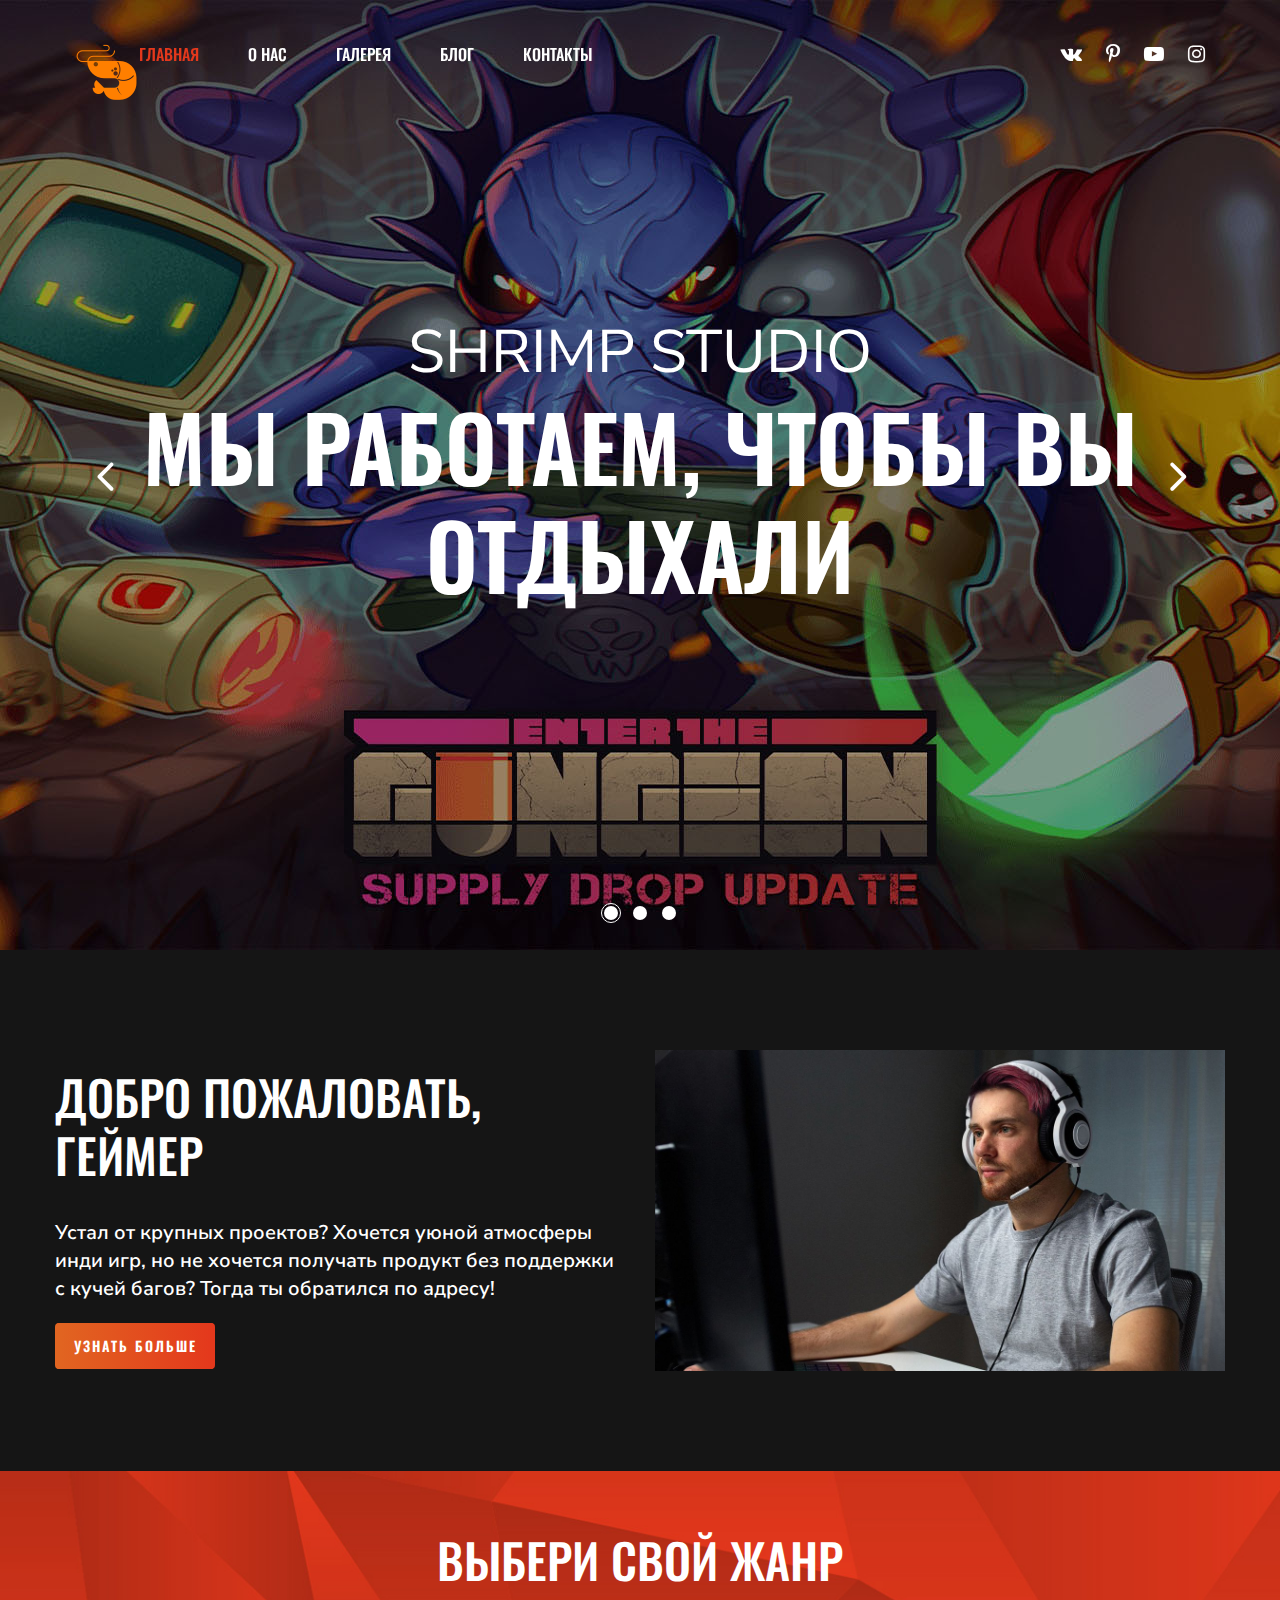
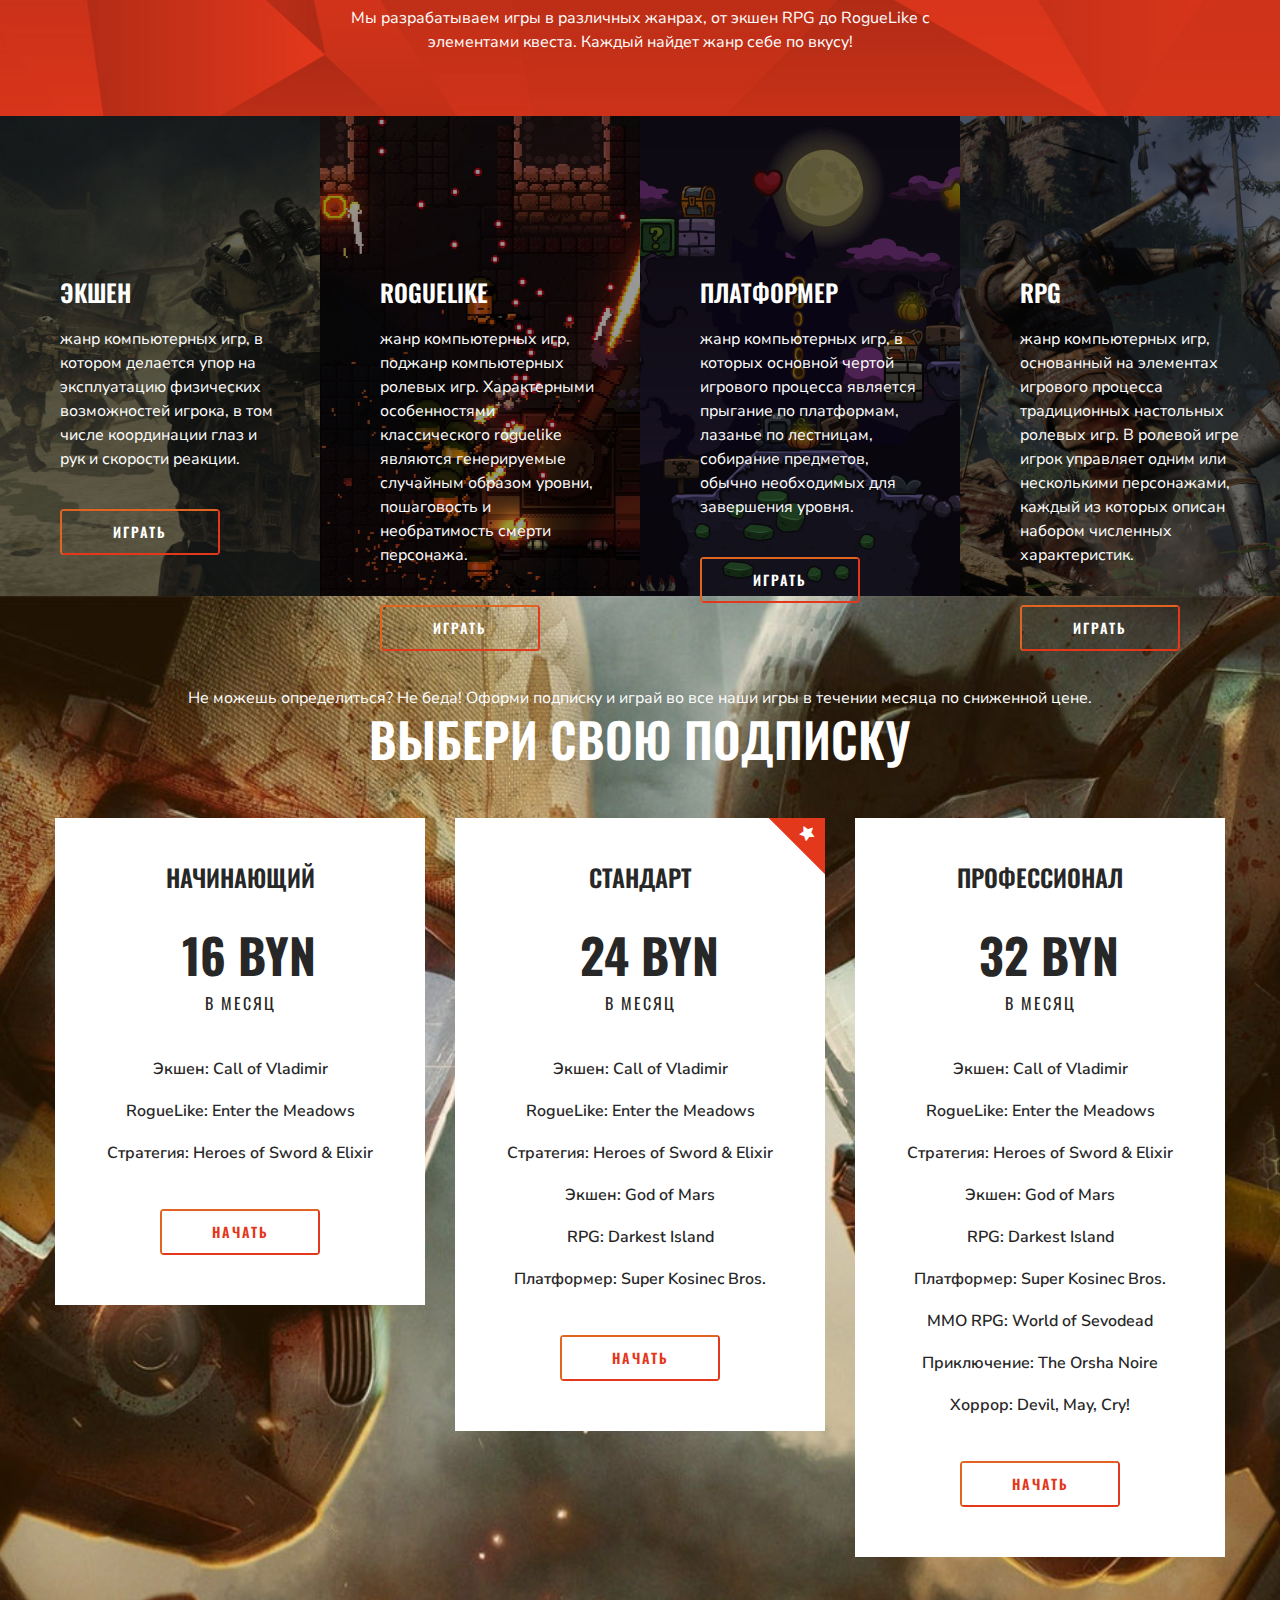
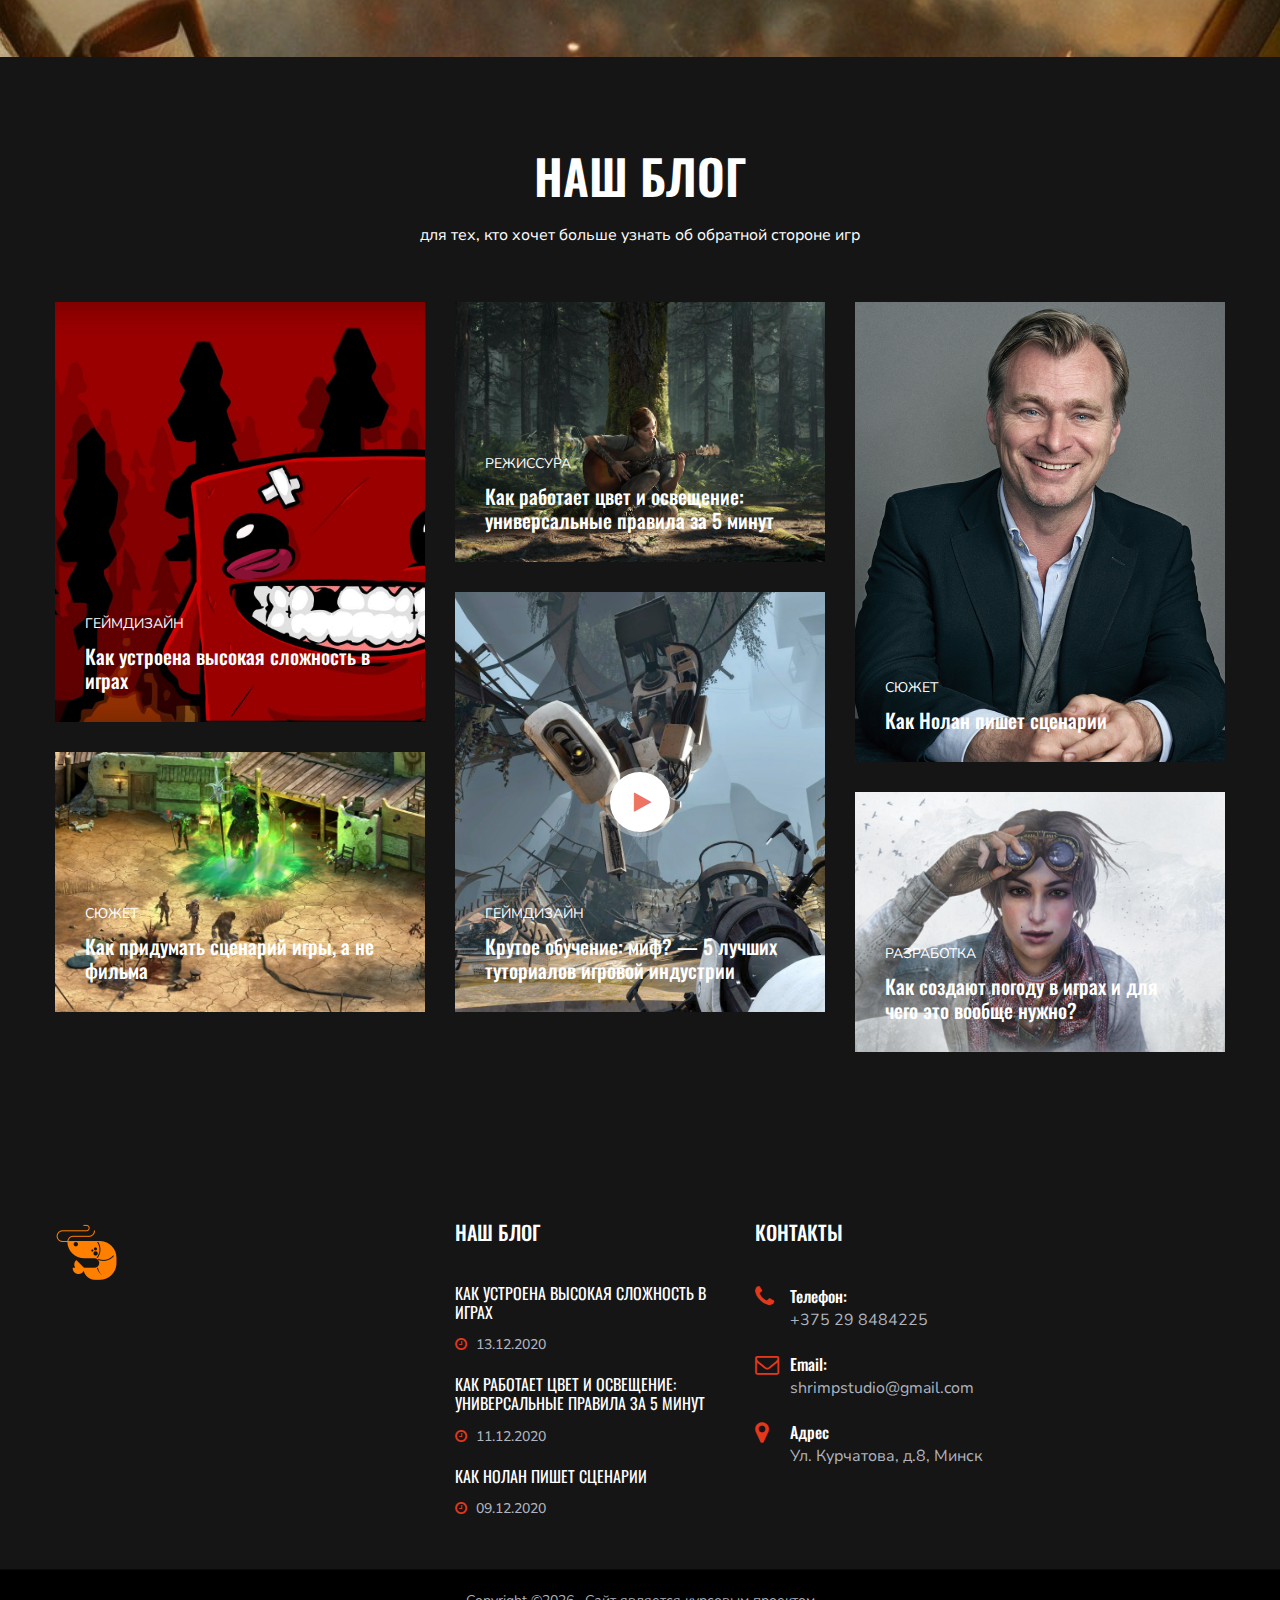
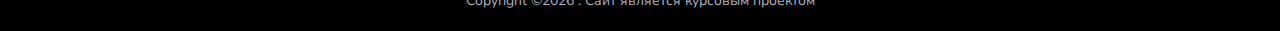
<file: index.html>
<!DOCTYPE html>


<head>
    <meta charset="UTF-8">
    <meta name="description" content="Shrimp Studio">
    <meta name="keywords" content="Games, Gamedev, creative">
    <meta name="viewport" content="width=device-width, initial-scale=1.0">
    <meta http-equiv="X-UA-Compatible" content="ie=edge">
    <title>Shrimp Studio | Главная</title>
    <link href="img/logo.png" rel="shortcut icon"/>
    <!-- Google Font -->
    <link href="https://fonts.googleapis.com/css?family=Nunito+Sans:400,600,700,800,900&display=swap" rel="stylesheet">
    <link href="https://fonts.googleapis.com/css?family=Oswald:300,400,500,600,700&display=swap" rel="stylesheet">

    <!-- Css Styles -->
    <link rel="stylesheet" href="css/bootstrap.min.css" type="text/css">
    <link rel="stylesheet" href="css/font-awesome.min.css" type="text/css">
    <link rel="stylesheet" href="css/elegant-icons.css" type="text/css">
    <link rel="stylesheet" href="css/nice-select.css" type="text/css">
    <link rel="stylesheet" href="css/owl.carousel.min.css" type="text/css">
    <link rel="stylesheet" href="css/magnific-popup.css" type="text/css">
    <link rel="stylesheet" href="css/slicknav.min.css" type="text/css">
    <link rel="stylesheet" href="css/style.css" type="text/css">
</head>

<body>
    <div id="preloder">
        <div class="#preloder"></div>
    </div>
    <!-- Header Section Begin -->
    <header class="header-section">
        <div class="container-fluid">
            <div class="logo">
                <a href="./index.html">
                    <img src="img/logo.png" alt="">
                </a>
            </div>
            <div class="top-social">
                <a href="#"><i class="fa fa-vk"></i></a>
                <a href="#"><i class="fa fa-pinterest-p"></i></a>
                <a href="#"><i class="fa fa-youtube-play"></i></a>
                <a href="#"><i class="fa fa-instagram"></i></a>
            </div>
            <div class="container">
                <div class="nav-menu">
                    <nav class="mainmenu mobile-menu">
                        <ul>
                            <li class="active"><a href="./index.html">Главная</a></li>
                            <li><a href="./about-us.html">О нас</a></li>
                            <li><a href="./gallery.html">Галерея</a></li>
                            <li><a href="./blog.html">Блог</a></li>
                            <li><a href="./contact.html">Контакты</a></li>
                        </ul>
                    </nav>
                </div>
            </div>
            <div id="mobile-menu-wrap"></div>
        </div>
    </header>
    <!-- Header End -->

    <!-- Hero Section Begin -->
    <section class="hero-section">
        <div class="hero-items owl-carousel">
            <div class="single-hero-item set-bg" data-setbg="img/hero-slider/hero-1.jpg">
                <div class="container">
                    <div class="row">
                        <div class="col-lg-12">
                            <div class="hero-text">
                                <h2>Shrimp Studio</h2>
                                <h1>Мы работаем, чтобы вы отдыхали</h1>
                            </div>
                        </div>
                    </div>
                </div>
            </div>
            <div class="single-hero-item set-bg" data-setbg="img/hero-slider/hero-2.jpg">
                <div class="container">
                    <div class="row">
                        <div class="col-lg-12">
                            <div class="hero-text">
                                <h2>Shrimp Studio</h2>
                                <h1>Мы работаем, чтобы вы отдыхали</h1>
                            </div>
                        </div>
                    </div>
                </div>
            </div>
            <div class="single-hero-item set-bg" data-setbg="img/hero-slider/hero-3.jpg">
                <div class="container">
                    <div class="row">
                        <div class="col-lg-12">
                            <div class="hero-text">
                                <h2>Shrimp Studio</h2>
                                <h1>Мы работаем, чтобы вы отдыхали</h1>
                            </div>
                        </div>
                    </div>
                </div>
            </div>
        </div>
    </section>
    <!-- Hero End -->

<!-- About Section Begin -->
    <section class="home-about spad">
        <div class="container">
            <div class="row">
                <div class="col-lg-6">
                    <div class="about-text">
                        <h2>Добро пожаловать, геймер</h2>
                        <p class="short-details">Устал от крупных проектов? Хочется уюной атмосферы инди игр, но не хочется получать продукт без поддержки с кучей багов?
                        Тогда ты обратился по адресу!</p>
                        <a href="./about-us.html" class="primary-btn about-btn">Узнать больше</a>
                    </div>
                </div>
                <div class="col-lg-6">
                    <div class="about-img">
                        <img src="img/home-about.jpg" alt="">
                    </div>
                </div>
            </div>
        </div>
    </section>
    <!-- About Section End -->
   
    <!-- Classes Section Begin -->
    <section class="classes-section">
        <div class="class-title set-bg" data-setbg="img/classes-title-bg.jpg">
            <div class="container">
                <div class="row">
                    <div class="col-lg-7 m-auto text-center">
                        <div class="section-title pl-lg-4 pr-lg-4 pl-0 pr-0">
                            <h2>Выбери свой жанр</h2>
                            <p>Мы разрабатываем игры в различных жанрах, от экшен RPG до RogueLike с элементами квеста. Каждый найдет жанр себе по вкусу!</p>
                        </div>
                    </div>
                </div>
            </div>
        </div>
        <div class="container-fluid">
            <div class="row">
                <div class="col-lg-3 col-sm-6">
                    <div class="classes-item set-bg" data-setbg="img/classes/class-1.jpg">
                        <h4>Экшен</h4>
                        <p>жанр компьютерных игр, в котором делается упор на эксплуатацию физических возможностей игрока, в том числе координации глаз и рук и скорости реакции.</p>
                        <a href="./404.html" class="primary-btn class-btn">Играть</a>
                    </div>
                </div>
                <div class="col-lg-3 col-sm-6">
                    <div class="classes-item set-bg" data-setbg="img/classes/class-2.jpg">
                        <h4>RogueLike</h4>
                        <p>жанр компьютерных игр, поджанр компьютерных ролевых игр. Характерными особенностями классического roguelike являются генерируемые случайным образом уровни, пошаговость и необратимость смерти персонажа.
                        </p>
                        <a href="./404.html" class="primary-btn class-btn">Играть</a>
                    </div>
                </div>
                <div class="col-lg-3 col-sm-6">
                    <div class="classes-item set-bg" data-setbg="img/classes/class-3.jpg">
                        <h4>Платформер</h4>
                        <p>жанр компьютерных игр, в которых основной чертой игрового процесса является прыгание по платформам, лазанье по лестницам, собирание предметов, обычно необходимых для завершения уровня. </p>
                        <a href="./404.html" class="primary-btn class-btn">Играть</a>
                    </div>
                </div>
                <div class="col-lg-3 col-sm-6">
                    <div class="classes-item set-bg" data-setbg="img/classes/class-4.jpg">
                        <h4>RPG</h4>
                        <p>жанр компьютерных игр, основанный на элементах игрового процесса традиционных настольных ролевых игр. В ролевой игре игрок управляет одним или несколькими персонажами, каждый из которых описан набором численных характеристик.</p>
                        <a href="./404.html" class="primary-btn class-btn">Играть</a>
                    </div>
                </div>
            </div>
        </div>
    </section>
    <!-- Classes Section End -->

    <!-- Price Plan Section Begin -->
    <section class="price-section spad set-bg" data-setbg="img/price-bg.jpg">
        <div class="container">
            <div class="row">
                <div class="col-lg-12">
                    <div class="section-title">
                        <p>Не можешь определиться? Не беда! Оформи подписку и играй во все наши игры в течении месяца по сниженной цене.</p>
                  
                        <h2>Выбери свою подписку</h2>
                          </div>
                    <div class="toggle-option">
                        
                    </div>
                </div>
            </div>
            <div class="row">
                <div class="col-lg-4">
                    <div class="single-price-plan">
                        <h4>Начинающий</h4>
                        <div class="price-plan">
                            <h2>16 BYN</h2>
                            <p>В месяц</p>      
                        </div>      
                        <ul>
                            <li>Экшен: Call of Vladimir</li>
                            <li>RogueLike: Enter the Meadows</li>
                            <li>Стратегия: Heroes of Sword & Elixir</li>
                        </ul>
                        <a href="#" class="primary-btn price-btn">Начать</a>
                    </div>
                </div>
                <div class="col-lg-4">
                    <div class="single-price-plan">
                        <h4>Стандарт</h4>
                        <div class="price-plan">
                            <h2>24 BYN</h2>
                            <p>В месяц</p>
                        </div>
                        <ul>
                            <li>Экшен: Call of Vladimir</li>
                            <li>RogueLike: Enter the Meadows</li>
                            <li>Стратегия: Heroes of Sword & Elixir</li>
                            <li>Экшен: God of Mars</li>
                            <li>RPG: Darkest Island</li>
                            <li>Платформер: Super Kosinec Bros.</li>
                        </ul>
                        <a href="#" class="primary-btn price-btn">Начать</a>
                        <div class="tic-text">
                            <i class="fa fa-star"></i>
                        </div>
                    </div>
                </div>
                <div class="col-lg-4">
                    <div class="single-price-plan">
                        <h4>Профессионал</h4>
                        <div class="price-plan">
                            <h2>32 BYN</h2>
                            <p>В месяц</p>
                        </div>
                        <ul>
                            <li>Экшен: Call of Vladimir</li>
                            <li>RogueLike: Enter the Meadows</li>
                            <li>Стратегия: Heroes of Sword & Elixir</li>
                            <li>Экшен: God of Mars</li>
                            <li>RPG: Darkest Island</li>
                            <li>Платформер: Super Kosinec Bros.</li>
                            <li>MMO RPG: World of Sevodead</li>
                            <li>Приключение: The Orsha Noire</li>
                            <li>Хоррор: Devil, May, Cry!</li>
                        </ul>
                        <a href="#" class="primary-btn price-btn">Начать</a>
                    </div>
                </div>
            </div>
        </div>
    </section>
    <!-- Price Plan Section End -->

  
    <!-- Blog Section Begin -->
    <section class="blog-section spad">
        <div class="container">
            <div class="row">
                <div class="col-lg-12 text-center">
                    <div class="section-title">
                        <h2>Наш блог</h2>
                        <p>для тех, кто хочет больше узнать об обратной стороне игр</p>
                    </div>
                </div>
            </div>
            <div class="row blog-gird">
                <div class="grid-sizer"></div>
                <div class="col-lg-4 col-md-6 grid-item">
                    <div class="blog-item large-item set-bg" data-setbg="img/blog/blog-1.jpg">
                        <a href="#" class="blog-text">
                            <div class="categories">Геймдизайн</div>
                            <h5>Как устроена высокая сложность в играх</h5>
                        </a>
                    </div>
                </div>
               <div class="col-lg-4 col-md-6 grid-item">
                    <div class="blog-item small-item set-bg" data-setbg="img/blog/blog-2.jpg">
                        <a href="#" class="blog-text">
                            <div class="categories">Режиссура</div>
                            <h5>Как работает цвет и освещение: универсальные правила за 5 минут</h5>
                        </a>
                    </div>
                </div>
               
                <div class="col-lg-4 col-md-6 grid-item">
                    <div class="blog-item large-item xls-large set-bg" data-setbg="img/blog/blog-3.jpg">
                        <a href="#" class="blog-text">
                            <div class="categories">Сюжет</div>
                            <h5>Как Нолан пишет сценарии</h5>
                        </a>
                    </div>
                </div>
                <div class="col-lg-4 col-md-6 grid-item">
                    <div class="blog-item large-item set-bg" data-setbg="img/blog/blog-4.jpg">
                        <a href="#" class="blog-text">
                            <div class="categories">Геймдизайн</div>
                            <h5>Крутое обучение: миф? — 5 лучших туториалов игровой индустрии</h5>
                        </a>
                        <div class="play-btn">
                            <a href="https://www.youtube.com/watch?v=dda_BhhqvlA" class="play-in-btn video-popup">
                                <i class="fa fa-play"></i>
                            </a>
                        </div>
                    </div>
                </div>
                 <div class="col-lg-4 col-md-6 grid-item">
                    <div class="blog-item small-item set-bg" data-setbg="img/blog/blog-6.jpg">
                        <a href="#" class="blog-text">
                            <div class="categories">Сюжет</div>
                            <h5>Как придумать сценарий игры, а не фильма</h5>
                        </a>
                    </div>
                </div>
                <div class="col-lg-4 col-md-6 grid-item">
                    <div class="blog-item small-item set-bg" data-setbg="img/blog/blog-5.jpg">
                        <a href="#" class="blog-text">
                            <div class="categories">Разработка</div>
                            <h5>Как создают погоду в играх и для чего это вообще нужно?</h5>
                        </a>
                    </div>
                </div>
            </div>
        </div>
    </section>
    <!-- Blog Section End -->

     <!-- Footer Section Begin -->
    <footer class="footer-section">
        <div class="container">
            <div class="row">
                <div class="col-lg-3">
                    <div class="footer-logo-item">
                        <div class="f-logo">
                            <a href="./index.html"><img src="img/logo.png" alt=""></a>
                        </div>
                   
                      
                    </div>
                </div>
                <div class="col-lg-3 offset-lg-1">
                    <div class="footer-widget">
                        <h5>Наш блог</h5>
                        <div class="footer-blog">
                            <a href="./blog-single.html" class="fb-item">
                                <h6>Как устроена высокая сложность в играх</h6>
                                <span class="blog-time"><i class="fa fa-clock-o"></i> 13.12.2020</span>
                            </a>
                            <a href="./404.html" class="fb-item">
                                <h6>Как работает цвет и освещение: универсальные правила за 5 минут</h6>
                                <span class="blog-time"><i class="fa fa-clock-o"></i> 11.12.2020</span>
                            </a>
                            <a href="./404.html" class="fb-item">
                                <h6>Как Нолан пишет сценарии</h6>
                                <span class="blog-time"><i class="fa fa-clock-o"></i> 09.12.2020</span>
                            </a>
                        </div>
                    </div>
                </div>
            
                <div class="col-lg-3">
                    <div class="footer-widget">
                        <h5>Контакты</h5>
                        <ul class="footer-info">
                            <li>
                                <i class="fa fa-phone"></i>
                                <span>Телефон:</span>
                                +375 29 8484225
                            </li>
                            <li>
                                <i class="fa fa-envelope-o"></i>
                                <span>Email:</span>
                                shrimpstudio@gmail.com
                            </li>
                            <li>
                                <i class="fa fa-map-marker"></i>
                                <span>Адрес</span>
                                Ул. Курчатова, д.8, Минск
                            </li>
                        </ul>
                    </div>
                </div>
            </div>
        </div>
        <div class="copyright-text">
            <div class="container">
                <div class="row">
                    <div class="col-lg-12 text-center">
                        <div class="ct-inside">
Copyright &copy;<script>document.write(new Date().getFullYear());</script> . Сайт является курсовым проектом</a>
                        </div>
                    </div>
                </div>
            </div>
        </div>
    </footer>
    <!-- Footer Section End -->

    <!-- Js Plugins -->
    <script src="js/jquery-3.3.1.min.js"></script>
    <script src="js/bootstrap.min.js"></script>
    <script src="js/jquery.magnific-popup.min.js"></script>
    <script src="js/mixitup.min.js"></script>
    <script src="js/jquery.nice-select.min.js"></script>
    <script src="js/jquery.slicknav.js"></script>
    <script src="js/owl.carousel.min.js"></script>
    <script src="js/masonry.pkgd.min.js"></script>
    <script src="js/main.js"></script>
</body>

</html>
</file>
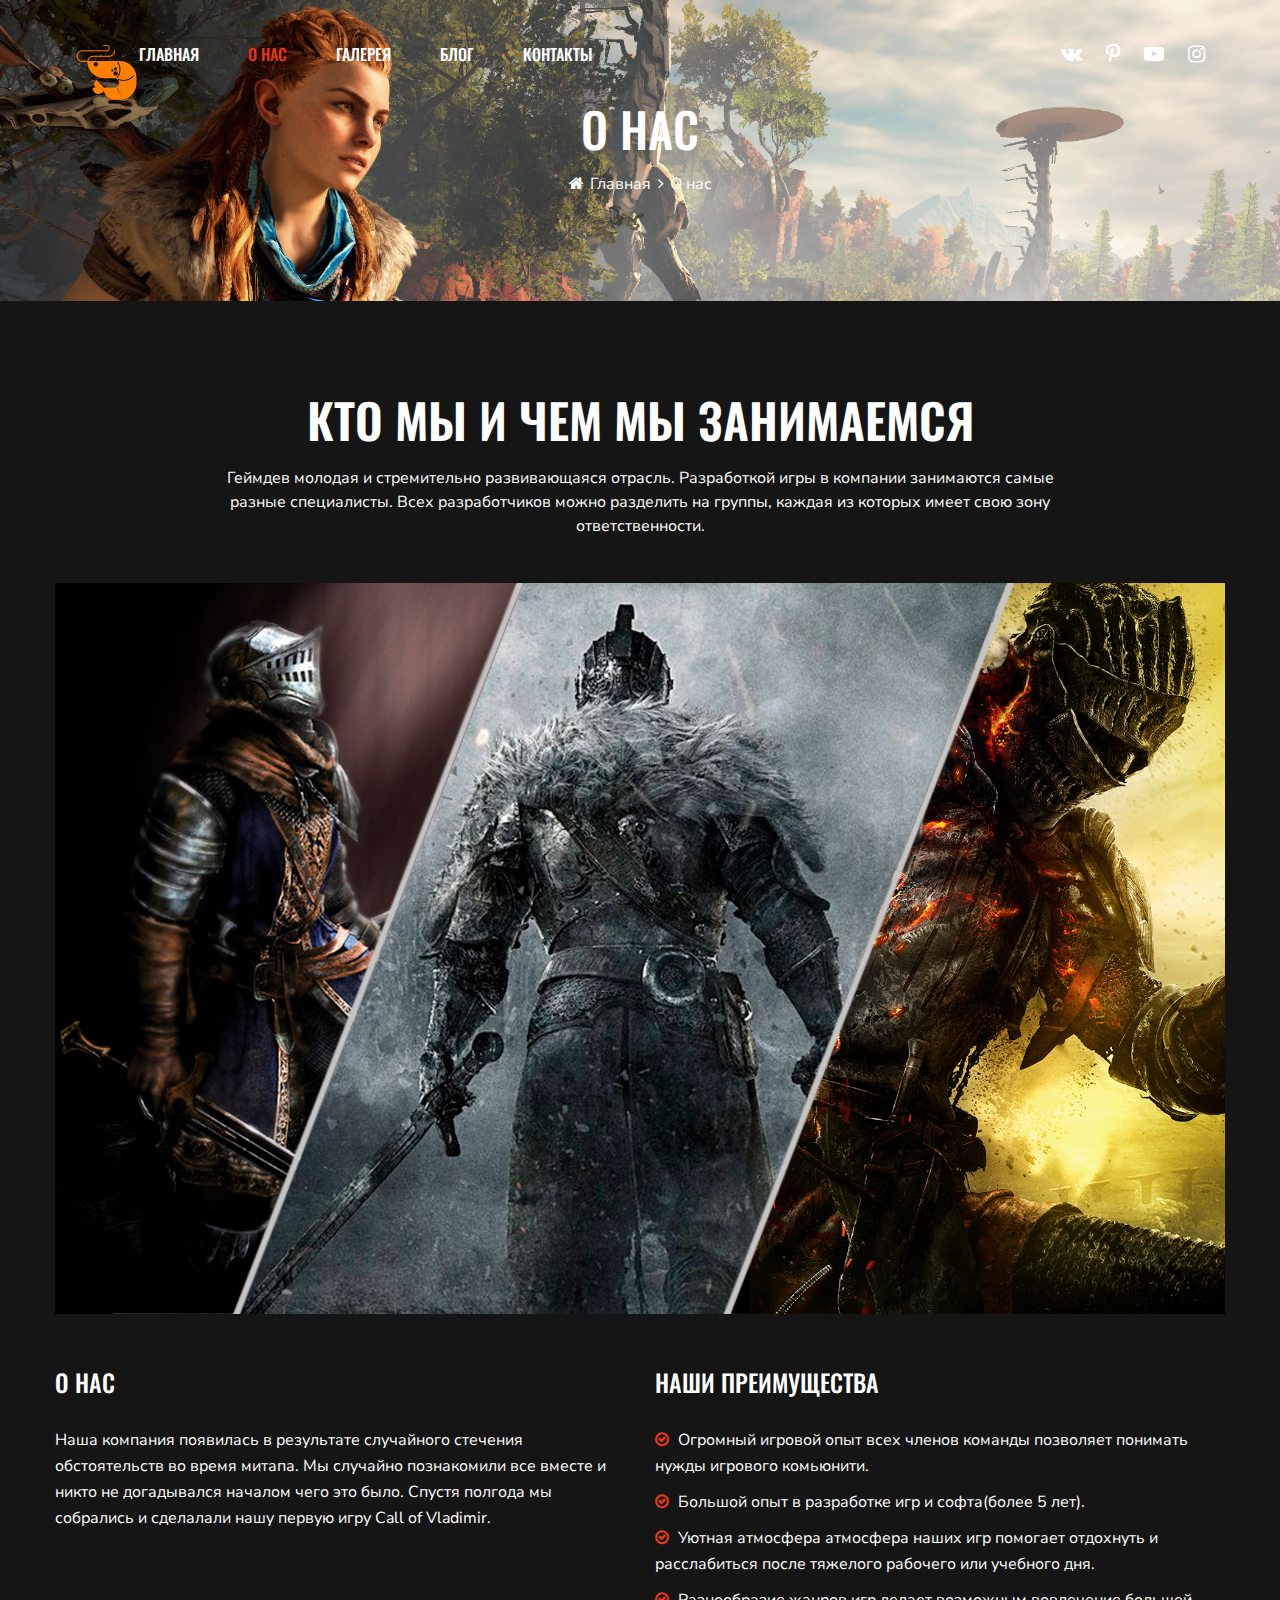
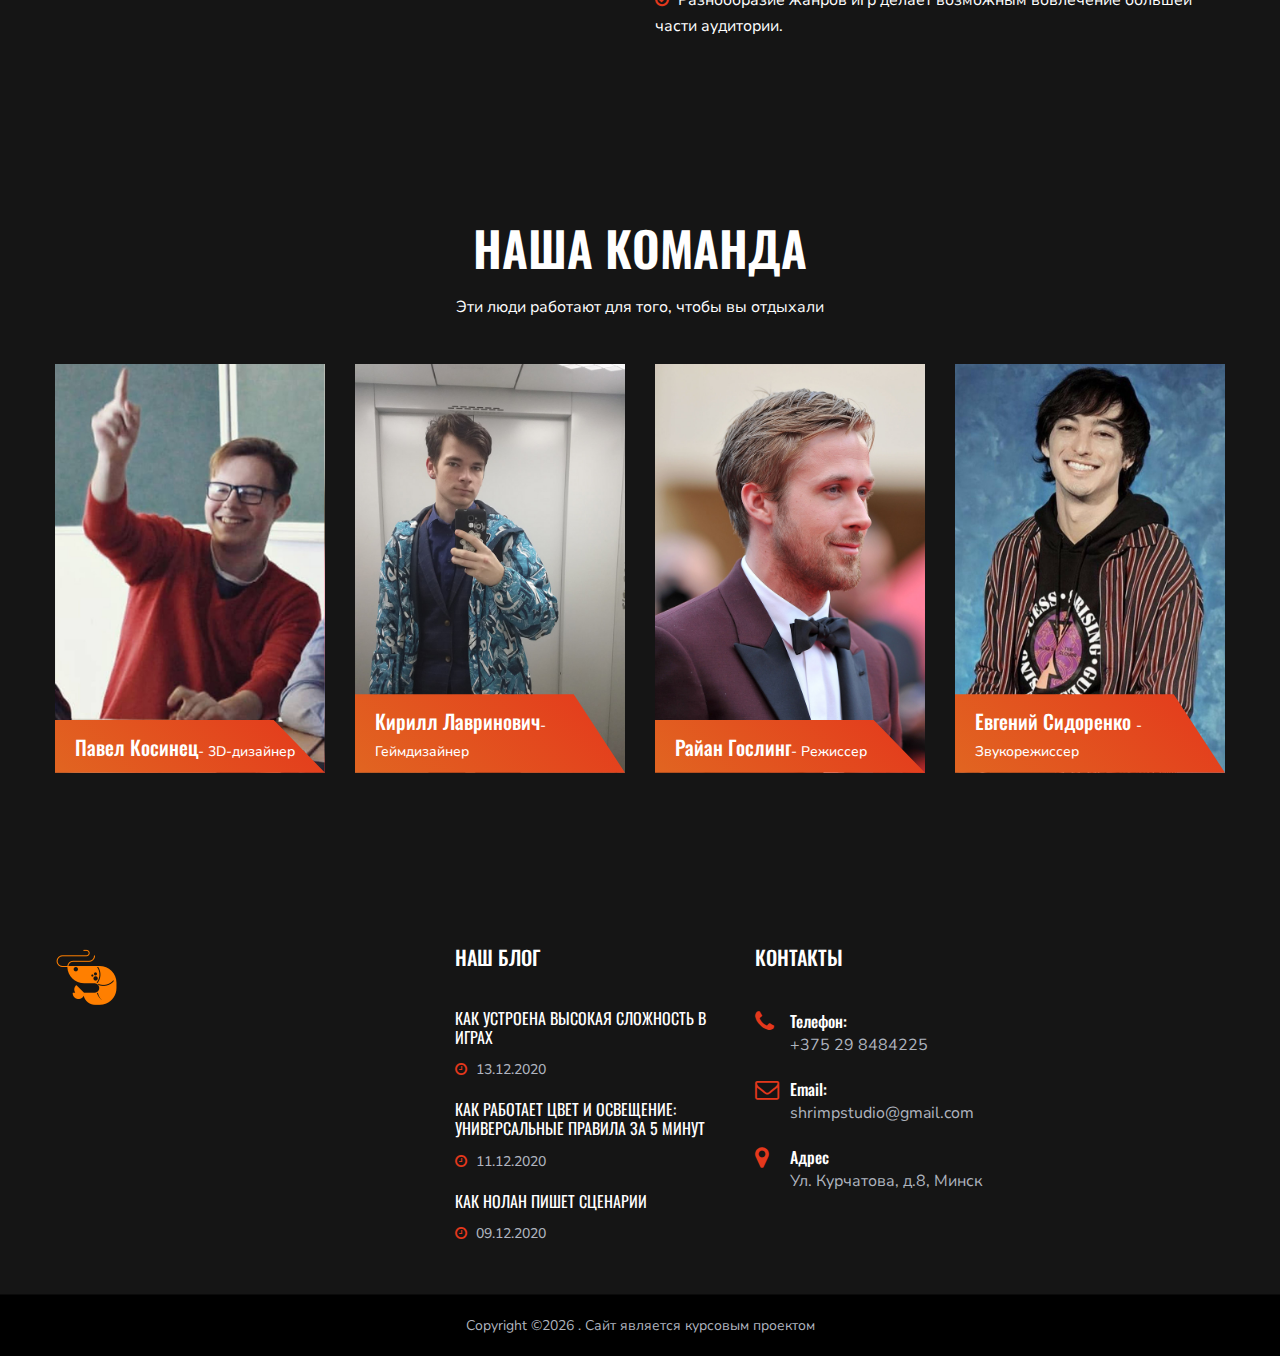
<file: about-us.html>
<!DOCTYPE html>
<html lang="zxx">

<head>
    <meta charset="UTF-8">
    <meta name="description" content="Shrimp Studio">
    <meta name="viewport" content="width=device-width, initial-scale=1.0">
    <meta http-equiv="X-UA-Compatible" content="ie=edge">
    <title>Shrimp Studio | О нас</title>
    <link href="img/logo.png" rel="shortcut icon"/>

    <!-- Google Font -->
    <link href="https://fonts.googleapis.com/css?family=Nunito+Sans:400,600,700,800,900&display=swap" rel="stylesheet">
    <link href="https://fonts.googleapis.com/css?family=Oswald:300,400,500,600,700&display=swap" rel="stylesheet">

    <!-- Css Styles -->
    <link rel="stylesheet" href="css/bootstrap.min.css" type="text/css">
    <link rel="stylesheet" href="css/font-awesome.min.css" type="text/css">
    <link rel="stylesheet" href="css/elegant-icons.css" type="text/css">
    <link rel="stylesheet" href="css/nice-select.css" type="text/css">
    <link rel="stylesheet" href="css/owl.carousel.min.css" type="text/css">
    <link rel="stylesheet" href="css/magnific-popup.css" type="text/css">
    <link rel="stylesheet" href="css/slicknav.min.css" type="text/css">
    <link rel="stylesheet" href="css/style.css" type="text/css">
</head>

<body>
       <!-- Header Section Begin -->
    <header class="header-section">
        <div class="container-fluid">
            <div class="logo">
                <a href="./index.html">
                    <img src="img/logo.png" alt="">
                </a>
            </div>
            <div class="top-social">
                <a href="#"><i class="fa fa-vk"></i></a>
                <a href="#"><i class="fa fa-pinterest-p"></i></a>
                <a href="#"><i class="fa fa-youtube-play"></i></a>
                <a href="#"><i class="fa fa-instagram"></i></a>
            </div>
            <div class="container">
                <div class="nav-menu">
                    <nav class="mainmenu mobile-menu">
                        <ul>
                            <li><a href="./index.html">Главная</a></li>
                            <li class="active"><a href="./about-us.html">О нас</a></li>
                            <li><a href="./gallery.html">Галерея</a></li>
                            <li><a href="./blog.html">Блог</a></li>
                            <li><a href="./contact.html">Контакты</a></li>
                        </ul>
                    </nav>
                </div>
            </div>
            <div id="mobile-menu-wrap"></div>
        </div>
    </header>
    <!-- Header End -->

    <!-- Breadcrumb Section Begin -->
    <section class="breadcrumb-section set-bg spad" data-setbg="img/about-bread.jpg">
        <div class="container">
            <div class="row">
                <div class="col-lg-12">
                    <div class="breadcrumb-text">
                        <h2>О нас</h2>
                        <div class="breadcrumb-controls">
                            <a href="#"><i class="fa fa-home"></i> Главная</a>
                            <span>О нас</span>
                        </div>
                    </div>
                </div>
            </div>
        </div>
    </section>
    <!-- Breadcrumb End -->

    <!-- Aboutus Section Begin -->
    <section class="aboutus-section spad">
        <div class="container">
            <div class="aboutus-page-text">
                    <div class="row">
                        <div class="col-xl-9 col-lg-10 m-auto">
                        <div class="section-title">
                            <h2>Кто мы и чем мы занимаемся</h2>
                            <p>Геймдев молодая и стремительно развивающаяся отрасль. Разработкой игры в компании занимаются самые разные специалисты. Всех разработчиков можно разделить на группы, каждая из которых имеет свою зону ответственности. </p>
                        </div>
                    </div>
                </div>
                <img src="img/about-us.jpg" alt="">
                <div class="row">
                    <div class="col-lg-6">
                        <div class="about-us">
                            <h4>О НАС</h4>
                            <p>Наша компания появилась в результате случайного стечения обстоятельств во время митапа. Мы случайно познакомили
                            все вместе и никто не догадывался началом чего это было. Спустя полгода мы собрались и сделалали нашу первую игру 
                            Call of Vladimir.</p>
                        </div>
                    </div>
                    <div class="col-lg-6">
                        <div class="about-quality">
                            <h4>Наши преимущества</h4>
                            <p> </p>
                            <ul>
                                <li><i class="fa fa-check-circle-o"></i>Огромный игровой опыт всех членов команды позволяет понимать нужды игрового комьюнити.</li>
                                <li><i class="fa fa-check-circle-o"></i>Большой опыт в разработке игр и софта(более 5 лет).</li>
                                <li><i class="fa fa-check-circle-o"></i>Уютная атмосфера атмосфера наших игр помогает отдохнуть и расслабиться после тяжелого рабочего или учебного дня.</li>
                                <li><i class="fa fa-check-circle-o"></i>Разнообразие жанров игр делает возможным вовлечение большей части аудитории. </li>
                            </ul>
                        </div>
                    </div>
                </div>
            </div>
        </div>
    </section>
    <!-- Aboutus Section End -->

 

    <!-- Team Section Begin -->
    <section class="team-section spad">
        <div class="container">
            <div class="row">
                <div class="col-lg-12">
                    <div class="section-title">
                        <h2>Наша команда</h2>
                        <p>Эти люди работают для того, чтобы вы отдыхали</p>
                    </div>
                </div>
            </div>
            <div class="row">
                <div class="col-lg-3 col-sm-6">
                    <div class="team-item">
                        <div class="ti-pic">
                            <img src="img/team/team-1.jpg" alt="">
                            <div class="ti-links">
                                <a href="#"><i class="fa fa-facebook"></i></a>
                                <a href="#"><i class="fa fa-pinterest"></i></a>
                                <a href="#"><i class="fa fa-linkedin"></i></a>
                            </div>
                            <div class="team-text">
                                <h5>Павел Косинец<span>- 3D-дизайнер</span></h5>
                            </div>
                        </div>
                    </div>
                </div>
                <div class="col-lg-3 col-sm-6">
                    <div class="team-item">
                        <div class="ti-pic">
                            <img src="img/team/team-2.jpg" alt="">
                            <div class="ti-links">
                                <a href="#"><i class="fa fa-facebook"></i></a>
                                <a href="#"><i class="fa fa-pinterest"></i></a>
                                <a href="#"><i class="fa fa-linkedin"></i></a>
                            </div>
                            <div class="team-text">
                                <h5>Кирилл Лавринович<span>- Геймдизайнер</span></h5>
                            </div>
                        </div>
                    </div>
                </div>

                <div class="col-lg-3 col-sm-6">
                    <div class="team-item">
                        <div class="ti-pic">
                            <img src="img/team/team-3.jpg" alt="">
                            <div class="ti-links">
                                <a href="#"><i class="fa fa-facebook"></i></a>
                                <a href="#"><i class="fa fa-pinterest"></i></a>
                                <a href="#"><i class="fa fa-linkedin"></i></a>
                            </div>
                            <div class="team-text">
                                <h5>Райан Гослинг<span>- Режиссер</span></h5>
                            </div>
                        </div>
                    </div>
                </div>
                <div class="col-lg-3 col-sm-6">
                    <div class="team-item">
                        <div class="ti-pic">
                            <img src="img/team/team-4.jpg" alt="">
                            <div class="ti-links">
                                <a href="#"><i class="fa fa-facebook"></i></a>
                                <a href="#"><i class="fa fa-pinterest"></i></a>
                                <a href="#"><i class="fa fa-linkedin"></i></a>
                            </div>
                            <div class="team-text">
                                <h5>Евгений Сидоренко <span>- Звукорежиссер</span></h5>
                            </div>
                        </div>
                    </div>
                </div>
            </div>
        </div>
    </section>
    <!-- Team Section End -->

        <!-- Footer Section Begin -->
    <footer class="footer-section">
        <div class="container">
            <div class="row">
                <div class="col-lg-3">
                    <div class="footer-logo-item">
                        <div class="f-logo">
                            <a href="./index.html"><img src="img/logo.png" alt=""></a>
                        </div>
                   
                      
                    </div>
                </div>
                <div class="col-lg-3 offset-lg-1">
                    <div class="footer-widget">
                        <h5>Наш блог</h5>
                        <div class="footer-blog">
                            <a href="./blog-single.html" class="fb-item">
                                <h6>Как устроена высокая сложность в играх</h6>
                                <span class="blog-time"><i class="fa fa-clock-o"></i> 13.12.2020</span>
                            </a>
                            <a href="./404.html" class="fb-item">
                                <h6>Как работает цвет и освещение: универсальные правила за 5 минут</h6>
                                <span class="blog-time"><i class="fa fa-clock-o"></i> 11.12.2020</span>
                            </a>
                            <a href="./404.html" class="fb-item">
                                <h6>Как Нолан пишет сценарии</h6>
                                <span class="blog-time"><i class="fa fa-clock-o"></i> 09.12.2020</span>
                            </a>
                        </div>
                    </div>
                </div>
            
                <div class="col-lg-3">
                    <div class="footer-widget">
                        <h5>Контакты</h5>
                        <ul class="footer-info">
                            <li>
                                <i class="fa fa-phone"></i>
                                <span>Телефон:</span>
                                +375 29 8484225
                            </li>
                            <li>
                                <i class="fa fa-envelope-o"></i>
                                <span>Email:</span>
                                shrimpstudio@gmail.com
                            </li>
                            <li>
                                <i class="fa fa-map-marker"></i>
                                <span>Адрес</span>
                                Ул. Курчатова, д.8, Минск
                            </li>
                        </ul>
                    </div>
                </div>
            </div>
        </div>
        <div class="copyright-text">
            <div class="container">
                <div class="row">
                    <div class="col-lg-12 text-center">
                        <div class="ct-inside">
Copyright &copy;<script>document.write(new Date().getFullYear());</script> . Сайт является курсовым проектом</a>
                        </div>
                    </div>
                </div>
            </div>
        </div>
    </footer>
    <!-- Footer Section End -->

    <!-- Js Plugins -->
    <script src="js/jquery-3.3.1.min.js"></script>
    <script src="js/bootstrap.min.js"></script>
    <script src="js/jquery.magnific-popup.min.js"></script>
    <script src="js/mixitup.min.js"></script>
    <script src="js/jquery.nice-select.min.js"></script>
    <script src="js/jquery.slicknav.js"></script>
    <script src="js/owl.carousel.min.js"></script>
    <script src="js/masonry.pkgd.min.js"></script>
    <script src="js/main.js"></script>
</body>

</html>
</file>
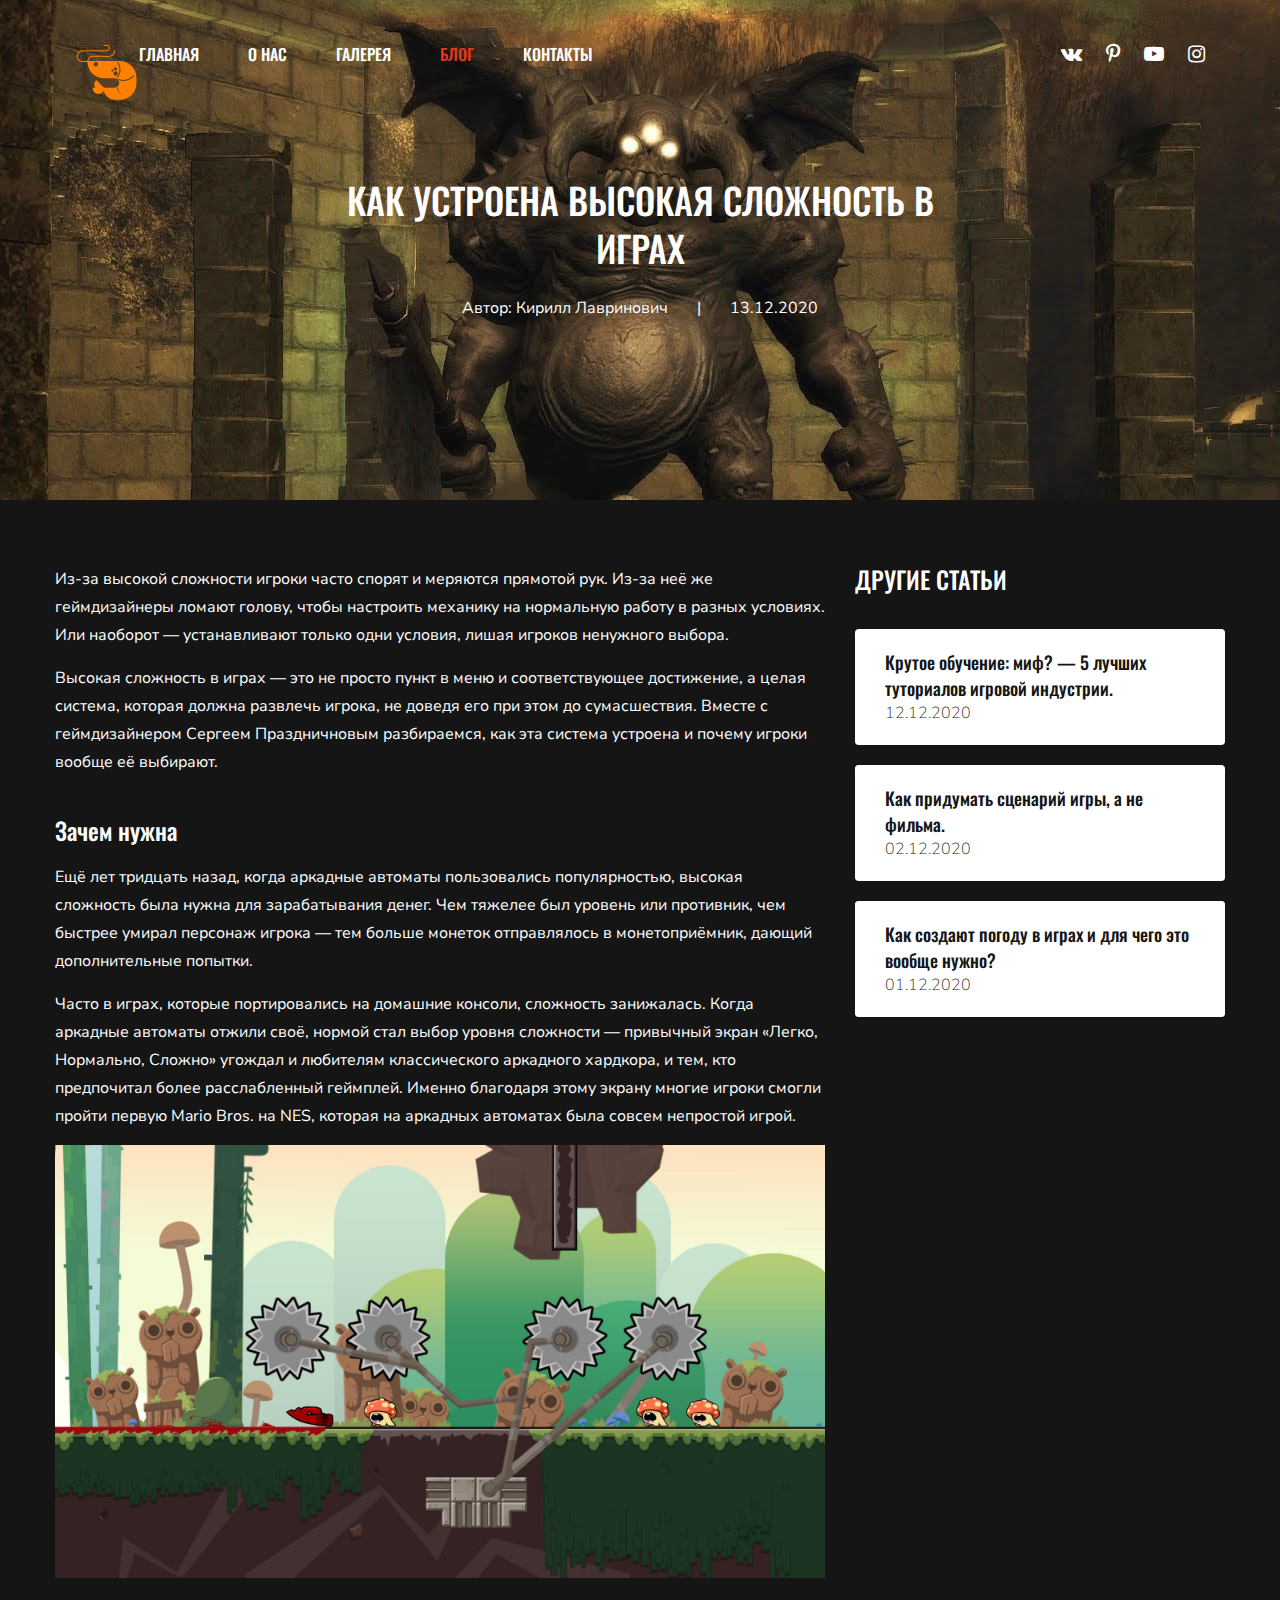
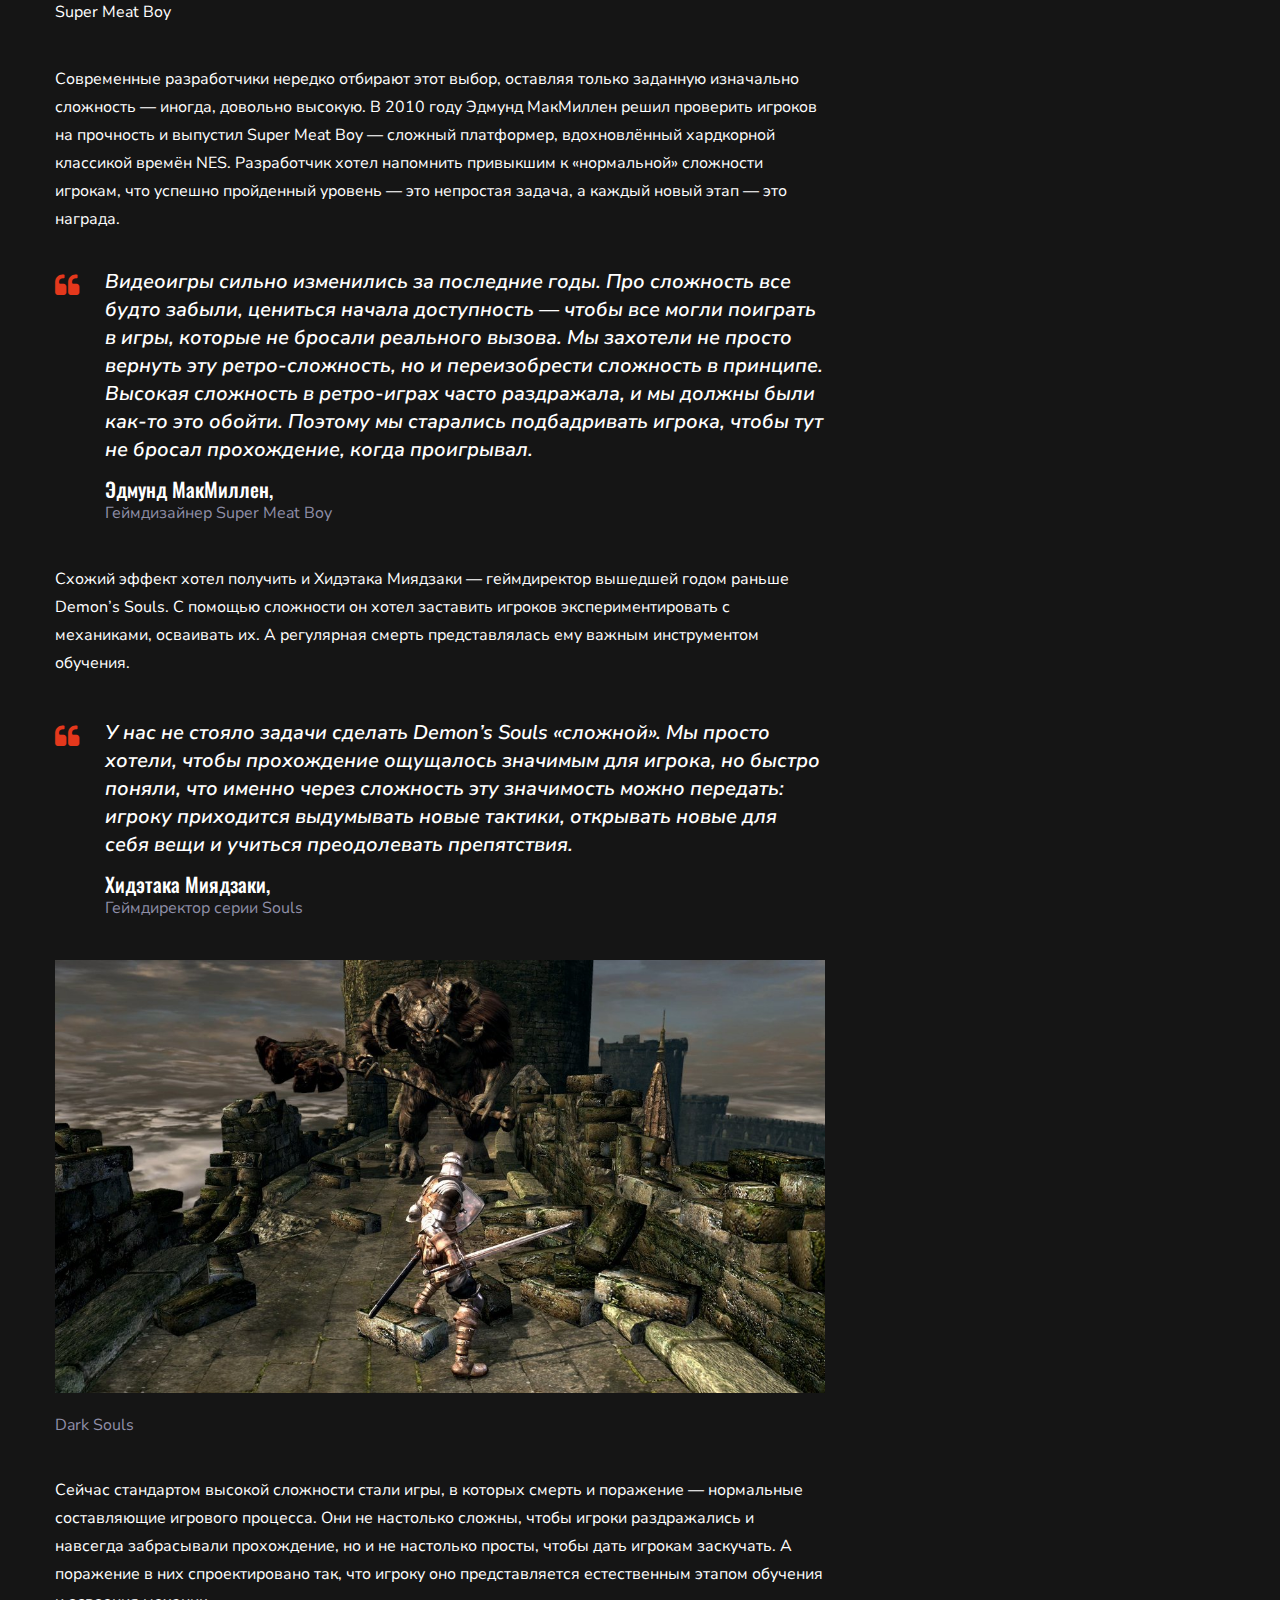
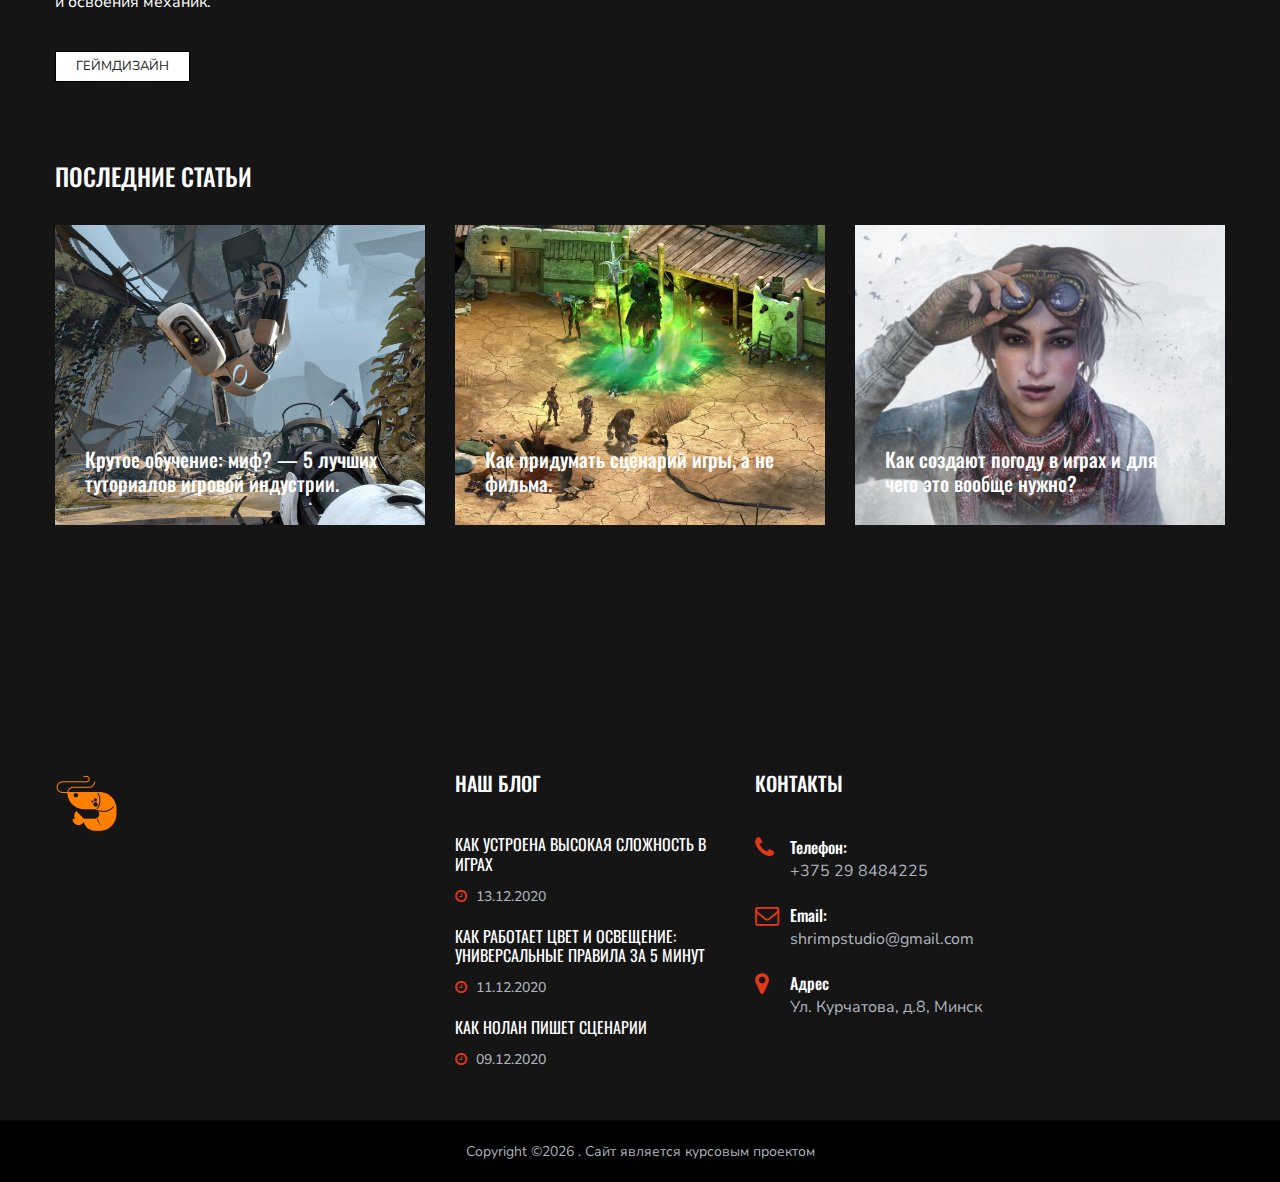
<file: blog-single.html>
<!DOCTYPE html>
<html lang="zxx">

<head>
    <meta charset="UTF-8">
    <meta name="description" content="Shrimp Studio">
    <meta name="viewport" content="width=device-width, initial-scale=1.0">
    <meta http-equiv="X-UA-Compatible" content="ie=edge">
    <title>Shrimp Studio | Как устроена высокая сложность в играх</title>
    <link href="img/logo.png" rel="shortcut icon"/>

    <!-- Google Font -->
    <link href="https://fonts.googleapis.com/css?family=Nunito+Sans:400,600,700,800,900&display=swap" rel="stylesheet">
    <link href="https://fonts.googleapis.com/css?family=Oswald:300,400,500,600,700&display=swap" rel="stylesheet">

    <!-- Css Styles -->
    <link rel="stylesheet" href="css/bootstrap.min.css" type="text/css">
    <link rel="stylesheet" href="css/font-awesome.min.css" type="text/css">
    <link rel="stylesheet" href="css/elegant-icons.css" type="text/css">
    <link rel="stylesheet" href="css/nice-select.css" type="text/css">
    <link rel="stylesheet" href="css/owl.carousel.min.css" type="text/css">
    <link rel="stylesheet" href="css/magnific-popup.css" type="text/css">
    <link rel="stylesheet" href="css/slicknav.min.css" type="text/css">
    <link rel="stylesheet" href="css/style.css" type="text/css">
</head>

<body>
     <!-- Header Section Begin -->
    <header class="header-section">
        <div class="container-fluid">
            <div class="logo">
                <a href="./index.html">
                    <img src="img/logo.png" alt="">
                </a>
            </div>
            <div class="top-social">
                <a href="#"><i class="fa fa-vk"></i></a>
                <a href="#"><i class="fa fa-pinterest-p"></i></a>
                <a href="#"><i class="fa fa-youtube-play"></i></a>
                <a href="#"><i class="fa fa-instagram"></i></a>
            </div>
            <div class="container">
                <div class="nav-menu">
                    <nav class="mainmenu mobile-menu">
                        <ul>
                            <li><a href="./index.html">Главная</a></li>
                            <li><a href="./about-us.html">О нас</a></li>
                            <li><a href="./gallery.html">Галерея</a></li>
                            <li class="active"><a href="./blog.html">Блог</a></li>
                            <li><a href="./contact.html">Контакты</a></li>
                        </ul>
                    </nav>
                </div>
            </div>
            <div id="mobile-menu-wrap"></div>
        </div>
    </header>

    <!-- Header End -->

    <!-- Breadcrumb Section Begin -->
    <section class="blog-single-hero set-bg" data-setbg="img/blog-single-post.jpg">
        <div class="container">
            <div class="row">
                <div class="col-xl-7 col-lg-7 m-auto text-center">
                    <div class="bs-hero-text">
                        <h2>Как устроена высокая сложность в играх</h2>
                        <ul>
                            <li>Автор: Кирилл Лавринович</li>
                            <li>13.12.2020</li>
                        </ul>
                    </div>
                </div>
            </div>
        </div>
    </section>
    <!-- Breadcrumb End -->

    <!-- Blog Single Section Begin -->
    <section class="blog-single-section spad">
        <div class="container">
            <div class="row">
                <div class="col-lg-8">
                    <div class="blog-single-text">
                        <div class="blog-text">
                            <p>Из-за высокой сложности игроки часто спорят и меряются прямотой рук. Из-за неё же геймдизайнеры ломают голову, чтобы настроить механику на нормальную работу в разных условиях. Или наоборот — устанавливают только одни условия, лишая игроков ненужного выбора.
                            </p>
                            <p>Высокая сложность в играх — это не просто пункт в меню и соответствующее достижение, а целая система, которая должна развлечь игрока, не доведя его при этом до сумасшествия. Вместе с геймдизайнером Сергеем Праздничновым разбираемся, как эта система устроена и почему игроки вообще её выбирают.</p>
                        </div>
                        <div class="blog-title">
                            <h4>Зачем нужна</h4>
                            <p>Ещё лет тридцать назад, когда аркадные автоматы пользовались популярностью, высокая сложность была нужна для зарабатывания денег. Чем тяжелее был уровень или противник, чем быстрее умирал персонаж игрока — тем больше монеток отправлялось в монетоприёмник, дающий дополнительные попытки.</p>
                            <p>Часто в играх, которые портировались на домашние консоли, сложность занижалась. Когда аркадные автоматы отжили своё, нормой стал выбор уровня сложности — привычный экран «Легко, Нормально, Сложно» угождал и любителям классического аркадного хардкора, и тем, кто предпочитал более расслабленный геймплей. Именно благодаря этому экрану многие игроки смогли пройти первую Mario Bros. на NES, которая на аркадных автоматах была совсем непростой игрой. </p>
                             <div class="blog-pic">
                            <div class="row">
                                <div class="col-lg-12">
                                    <img src="img/blog-single-1.jpg" alt="">
                                    <p>Super Meat Boy</p>
                                </div>
                            </div>
                        </div>
                            <p>Современные разработчики нередко отбирают этот выбор, оставляя только заданную изначально сложность — иногда, довольно высокую. В 2010 году Эдмунд МакМиллен решил проверить игроков на прочность и выпустил Super Meat Boy — сложный платформер, вдохновлённый хардкорной классикой времён NES. Разработчик хотел напомнить привыкшим к «нормальной» сложности игрокам, что успешно пройденный уровень — это непростая задача, а каждый новый этап — это награда.</p>
                        </div>
                        <div class="blog-quote">
                            <i class="fa fa-quote-left"></i>
                            <div class="quote-text">Видеоигры сильно изменились за последние годы. Про сложность все будто забыли, цениться начала доступность — чтобы все могли поиграть в игры, которые не бросали реального вызова. Мы захотели не просто вернуть эту ретро-сложность, но и переизобрести сложность в принципе. Высокая сложность в ретро-играх часто раздражала, и мы должны были как-то это обойти. Поэтому мы старались подбадривать игрока, чтобы тут не бросал прохождение, когда проигрывал.
                            </div>
                            <h5>Эдмунд МакМиллен,</h5><p>Геймдизайнер Super Meat Boy</p>
                        </div>
                        <div class="blog-more-title">
                            
                            <p>Схожий эффект хотел получить и Хидэтака Миядзаки — геймдиректор вышедшей годом раньше Demon’s Souls. С помощью сложности он хотел заставить игроков экспериментировать с механиками, осваивать их. А регулярная смерть представлялась ему важным инструментом обучения.</p>
                        </div>
                        <div class="blog-quote">
                            <i class="fa fa-quote-left"></i>
                            <div class="quote-text">У нас не стояло задачи сделать Demon’s Souls «сложной». Мы просто хотели, чтобы прохождение ощущалось значимым для игрока, но быстро поняли, что именно через сложность эту значимость можно передать: игроку приходится выдумывать новые тактики, открывать новые для себя вещи и учиться преодолевать препятствия.
                            </div>
                            <h5>Хидэтака Миядзаки,</h5><p>Геймдиректор серии Souls</p>
                        </div>
                        <div class="blog-pic">
                            <div class="row">
                                <div class="col-lg-12">
                                    <img src="img/blog-single-2.jpg" alt="">
                                    <p>Dark Souls</p>
                                </div>
                            </div>
                        </div>
                        <div class="blog-title">
                            <p>Сейчас стандартом высокой сложности стали игры, в которых смерть и поражение — нормальные составляющие игрового процесса. Они не настолько сложны, чтобы игроки раздражались и навсегда забрасывали прохождение, но и не настолько просты, чтобы дать игрокам заскучать. А поражение в них спроектировано так, что игроку оно представляется естественным этапом обучения и освоения механик.</p>
                                                
                        </div>
                        
                        <div class="blog-tag-share">
                            <div class="tags">
                                <a href="./404.html">Геймдизайн</a>
                            </div>
                        </div>
                    </div>
                </div>
                <div class="col-lg-4">
                    <div class="blog-single-sidebar">
                        <div class="bs-latest-news">
                            <h4>Другие статьи</h4>
                            <a href="./404.html" class="bl-item set-bg" data-setbg="img/blog/blog-4.jpg">
                                <h5>Крутое обучение: миф? — 5 лучших туториалов игровой индустрии.</h5>
                                <span>12.12.2020</span>
                            </a>
                            <a href="./404.html" class="bl-item set-bg" data-setbg="img/blog/blog-6.jpg">
                                <h5>Как придумать сценарий игры, а не фильма.</h5>
                                <span>02.12.2020</span>
                            </a>
                            <a href="./404.html" class="bl-item set-bg" data-setbg="img/blog/blog-5.jpg">
                                <h5>Как создают погоду в играх и для чего это вообще нужно? </h5>
                                <span>01.12.2020</span>
                            </a>
                        </div>
                    </div>
                </div>
            </div>
            <div class="row">
                <div class="col-lg-12">
                    <div class="recent-news">
                        <h4>Последние статьи</h4>
                        <div class="row">
                            <div class="col-lg-4">
                                <div class="recent-item set-bg" data-setbg="img/blog/blog-4.jpg">
                                    <a href="./404.html" class="recent-text">
                                        <h5>Крутое обучение: миф? — 5 лучших туториалов игровой индустрии.</h5>
                                    </a>
                                </div>
                            </div>
                            <div class="col-lg-4">
                                <div class="recent-item set-bg" data-setbg="img/blog/blog-6.jpg">
                                    <a href="./404.html" class="recent-text">
                                        <h5>Как придумать сценарий игры, а не фильма.</h5>
                                    </a>
                                </div>
                            </div>
                            <div class="col-lg-4">
                                <div class="recent-item set-bg" data-setbg="img/blog/blog-5.jpg">
                                    <a href="./404.html" class="recent-text">
                                        <h5>Как создают погоду в играх и для чего это вообще нужно? </h5>
                                    </a>
                                </div>
                            </div>
                        </div>
                    </div>
                   
                </div>
            </div>
        </div>
    </section>
    <!-- Blog Single Section End -->

    <!-- Footer Section Begin -->
    <footer class="footer-section">
        <div class="container">
            <div class="row">
                <div class="col-lg-3">
                    <div class="footer-logo-item">
                        <div class="f-logo">
                            <a href="./index.html"><img src="img/logo.png" alt=""></a>
                        </div>
                   
                      
                    </div>
                </div>
                <div class="col-lg-3 offset-lg-1">
                    <div class="footer-widget">
                        <h5>Наш блог</h5>
                        <div class="footer-blog">
                            <a href="./blog-single.html" class="fb-item">
                                <h6>Как устроена высокая сложность в играх</h6>
                                <span class="blog-time"><i class="fa fa-clock-o"></i> 13.12.2020</span>
                            </a>
                            <a href="./404.html" class="fb-item">
                                <h6>Как работает цвет и освещение: универсальные правила за 5 минут</h6>
                                <span class="blog-time"><i class="fa fa-clock-o"></i> 11.12.2020</span>
                            </a>
                            <a href="./404.html" class="fb-item">
                                <h6>Как Нолан пишет сценарии</h6>
                                <span class="blog-time"><i class="fa fa-clock-o"></i> 09.12.2020</span>
                            </a>
                        </div>
                    </div>
                </div>
            
                <div class="col-lg-3">
                    <div class="footer-widget">
                        <h5>Контакты</h5>
                        <ul class="footer-info">
                            <li>
                                <i class="fa fa-phone"></i>
                                <span>Телефон:</span>
                                +375 29 8484225
                            </li>
                            <li>
                                <i class="fa fa-envelope-o"></i>
                                <span>Email:</span>
                                shrimpstudio@gmail.com
                            </li>
                            <li>
                                <i class="fa fa-map-marker"></i>
                                <span>Адрес</span>
                                Ул. Курчатова, д.8, Минск
                            </li>
                        </ul>
                    </div>
                </div>
            </div>
        </div>
        <div class="copyright-text">
            <div class="container">
                <div class="row">
                    <div class="col-lg-12 text-center">
                        <div class="ct-inside">
Copyright &copy;<script>document.write(new Date().getFullYear());</script> . Сайт является курсовым проектом</a>
                        </div>
                    </div>
                </div>
            </div>
        </div>
    </footer>
    <!-- Footer Section End -->

    <!-- Js Plugins -->
    <script src="js/jquery-3.3.1.min.js"></script>
    <script src="js/bootstrap.min.js"></script>
    <script src="js/jquery.magnific-popup.min.js"></script>
    <script src="js/mixitup.min.js"></script>
    <script src="js/jquery.nice-select.min.js"></script>
    <script src="js/jquery.slicknav.js"></script>
    <script src="js/owl.carousel.min.js"></script>
    <script src="js/masonry.pkgd.min.js"></script>
    <script src="js/main.js"></script>
</body>

</html>
</file>
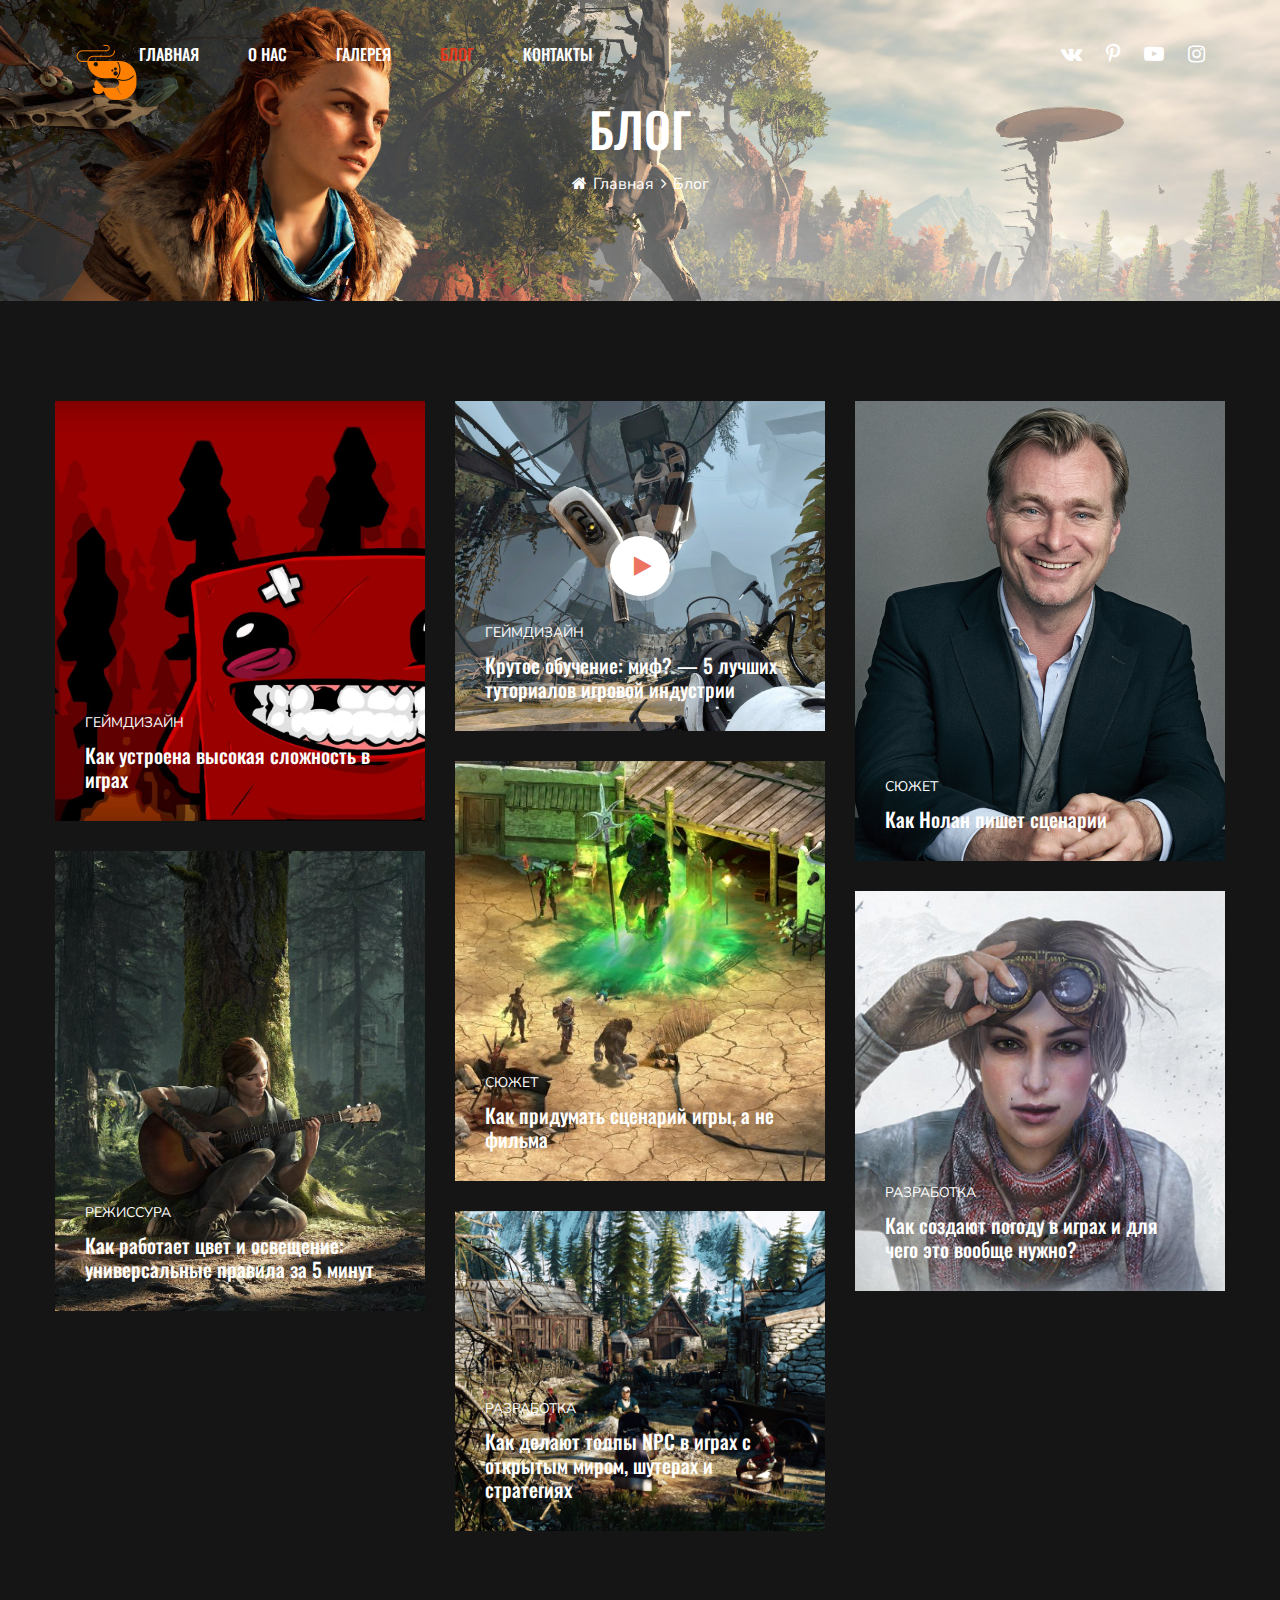
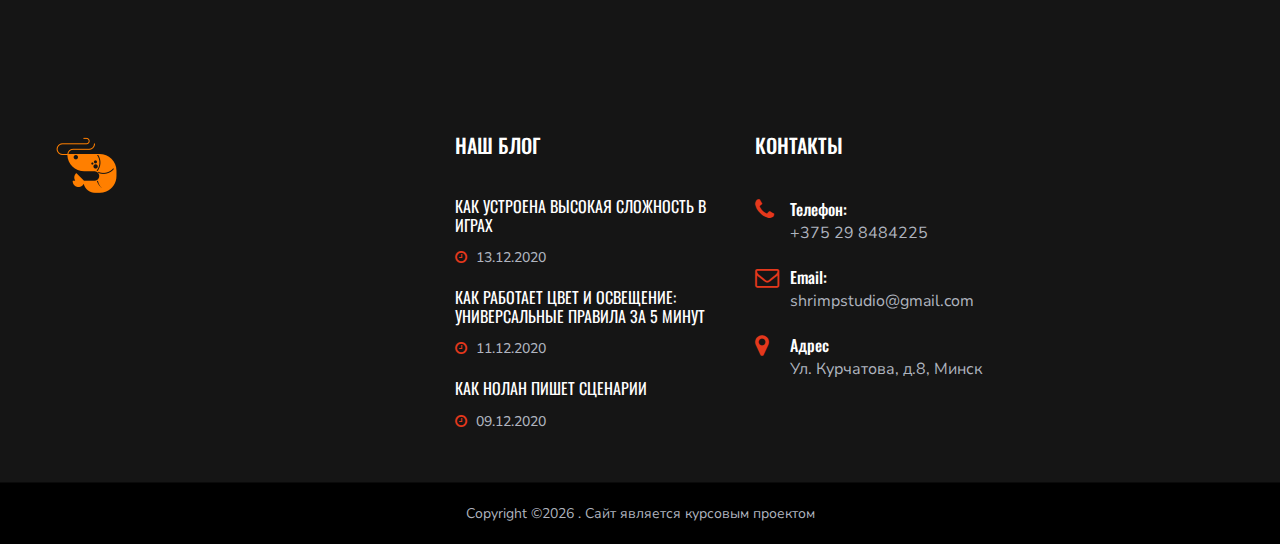
<file: blog.html>
<!DOCTYPE html>
<html lang="zxx">

<head>
    <meta charset="UTF-8">
    <meta name="description" content="Shrimp Studio">
    <meta name="keywords" content="Activitar, unica, creative, html">
    <meta name="viewport" content="width=device-width, initial-scale=1.0">
    <meta http-equiv="X-UA-Compatible" content="ie=edge">
    <title>Shrimp Studio | Блог</title>
    <link href="img/logo.png" rel="shortcut icon"/>

    <!-- Google Font -->
    <link href="https://fonts.googleapis.com/css?family=Nunito+Sans:400,600,700,800,900&display=swap" rel="stylesheet">
    <link href="https://fonts.googleapis.com/css?family=Oswald:300,400,500,600,700&display=swap" rel="stylesheet">

    <!-- Css Styles -->
    <link rel="stylesheet" href="css/bootstrap.min.css" type="text/css">
    <link rel="stylesheet" href="css/font-awesome.min.css" type="text/css">
    <link rel="stylesheet" href="css/elegant-icons.css" type="text/css">
    <link rel="stylesheet" href="css/nice-select.css" type="text/css">
    <link rel="stylesheet" href="css/owl.carousel.min.css" type="text/css">
    <link rel="stylesheet" href="css/magnific-popup.css" type="text/css">
    <link rel="stylesheet" href="css/slicknav.min.css" type="text/css">
    <link rel="stylesheet" href="css/style.css" type="text/css">
</head>

<body>
    <!-- Page Preloder -->
    <div id="preloder">
        <div class="loader"></div>
    </div>

    <!-- Header Section Begin -->
    <header class="header-section">
        <div class="container-fluid">
            <div class="logo">
                <a href="./index.html">
                    <img src="img/logo.png" alt="">
                </a>
            </div>
            <div class="top-social">
                <a href="#"><i class="fa fa-vk"></i></a>
                <a href="#"><i class="fa fa-pinterest-p"></i></a>
                <a href="#"><i class="fa fa-youtube-play"></i></a>
                <a href="#"><i class="fa fa-instagram"></i></a>
            </div>
            <div class="container">
                <div class="nav-menu">
                    <nav class="mainmenu mobile-menu">
                        <ul>
                            <li><a href="./index.html">Главная</a></li>
                            <li><a href="./about-us.html">О нас</a></li>
                            <li><a href="./gallery.html">Галерея</a></li>
                            <li  class="active"><a href="./blog.html">Блог</a></li>
                            <li><a href="./contact.html">Контакты</a></li>
                        </ul>
                    </nav>
                </div>
            </div>
            <div id="mobile-menu-wrap"></div>
        </div>
    </header>
    <!-- Header End -->

    <!-- Breadcrumb Section Begin -->
    <section class="breadcrumb-section set-bg spad" data-setbg="img/about-bread.jpg">
        <div class="container">
            <div class="row">
                <div class="col-lg-12">
                    <div class="breadcrumb-text">
                        <h2>БЛОГ</h2>
                        <div class="breadcrumb-controls">
                            <a href="./index.html"><i class="fa fa-home"></i> Главная</a>
                            <span>Блог</span>
                        </div>
                    </div>
                </div>
            </div>
        </div>
    </section>
    <!-- Breadcrumb End -->

    <!-- Blog Section Begin -->
        <section class="blog-section blog-page spad">
        <div class="container">
            <div class="row blog-gird">
                <div class="grid-sizer"></div>
                <div class="col-lg-4 col-md-6 grid-item">
                    <div class="blog-item large-item set-bg" data-setbg="img/blog/blog-1.jpg">
                        <a href="blog-single.html" class="blog-text">
                            <div class="categories">Геймдизайн</div>
                            <h5>Как устроена высокая сложность в играх</h5>
                        </a>
                    </div>
                </div>
               
                <div class="col-lg-4 col-md-6 grid-item">
                    <div class="blog-item sm-item set-bg" data-setbg="img/blog/blog-4.jpg">
                        <a href="404.html" class="blog-text">
                            <div class="categories">Геймдизайн</div>
                            <h5>Крутое обучение: миф? — 5 лучших туториалов игровой индустрии</h5>
                        </a>
                        <div class="play-btn">
                            <a href="https://www.youtube.com/watch?v=dda_BhhqvlA" class="play-in-btn video-popup">
                                <i class="fa fa-play"></i>
                            </a>
                        </div>
                    </div>
                </div>
                <div class="col-lg-4 col-md-6 grid-item">
                    <div class="blog-item large-item xls-large set-bg" data-setbg="img/blog/blog-3.jpg">
                        <a href="404.html" class="blog-text">
                            <div class="categories">Сюжет</div>
                            <h5>Как Нолан пишет сценарии</h5>
                        </a>
                    </div>
                </div>
                <div class="col-lg-4 col-md-6 grid-item">
                    <div class="blog-item large-item set-bg" data-setbg="img/blog/blog-6.jpg">
                        <a href="404.html" class="blog-text">
                            <div class="categories">Сюжет</div>
                            <h5>Как придумать сценарий игры, а не фильма</h5>
                        </a>
                    </div>
                </div>
                <div class="col-lg-4 col-md-6 grid-item">
                    <div class="blog-item large-item xls-large set-bg" data-setbg="img/blog/blog-2.jpg">
                        <a href="404.html" class="blog-text">
                            <div class="categories">Режиссура</div>
                            <h5>Как работает цвет и освещение: универсальные правила за 5 минут</h5>
                        </a>
                    </div>
                </div>
                <div class="col-lg-4 col-md-6 grid-item">
                    <div class="blog-item large-item m-item set-bg" data-setbg="img/blog/blog-5.jpg">
                        <a href="404.html" class="blog-text">
                            <div class="categories">Разработка</div>
                            <h5>Как создают погоду в играх и для чего это вообще нужно?</h5>
                        </a>
                    </div>
                </div>
                
                <div class="col-lg-4 col-md-6 grid-item">
                    <div class="blog-item sms-item set-bg" data-setbg="img/blog/blog-7.jpg">
                        <a href="404.html" class="blog-text">
                            <div class="categories">Разработка</div>
                            <h5>Как делают толпы NPC в играх с открытым миром, шутерах и стратегиях</h5>
                        </a>
                    </div>
                </div>
            </div>
        </div>
    </section>
    <!-- Blog Section End -->

    <!-- Footer Section Begin -->
    <footer class="footer-section">
        <div class="container">
            <div class="row">
                <div class="col-lg-3">
                    <div class="footer-logo-item">
                        <div class="f-logo">
                            <a href="./index.html"><img src="img/logo.png" alt=""></a>
                        </div>
                   
                      
                    </div>
                </div>
                <div class="col-lg-3 offset-lg-1">
                    <div class="footer-widget">
                        <h5>Наш блог</h5>
                        <div class="footer-blog">
                            <a href="./blog-single.html" class="fb-item">
                                <h6>Как устроена высокая сложность в играх</h6>
                                <span class="blog-time"><i class="fa fa-clock-o"></i> 13.12.2020</span>
                            </a>
                            <a href="./404.html" class="fb-item">
                                <h6>Как работает цвет и освещение: универсальные правила за 5 минут</h6>
                                <span class="blog-time"><i class="fa fa-clock-o"></i> 11.12.2020</span>
                            </a>
                            <a href="./404.html" class="fb-item">
                                <h6>Как Нолан пишет сценарии</h6>
                                <span class="blog-time"><i class="fa fa-clock-o"></i> 09.12.2020</span>
                            </a>
                        </div>
                    </div>
                </div>
            
                <div class="col-lg-3">
                    <div class="footer-widget">
                        <h5>Контакты</h5>
                        <ul class="footer-info">
                            <li>
                                <i class="fa fa-phone"></i>
                                <span>Телефон:</span>
                                +375 29 8484225
                            </li>
                            <li>
                                <i class="fa fa-envelope-o"></i>
                                <span>Email:</span>
                                shrimpstudio@gmail.com
                            </li>
                            <li>
                                <i class="fa fa-map-marker"></i>
                                <span>Адрес</span>
                                Ул. Курчатова, д.8, Минск
                            </li>
                        </ul>
                    </div>
                </div>
            </div>
        </div>
        <div class="copyright-text">
            <div class="container">
                <div class="row">
                    <div class="col-lg-12 text-center">
                        <div class="ct-inside">
Copyright &copy;<script>document.write(new Date().getFullYear());</script> . Сайт является курсовым проектом</a>
                        </div>
                    </div>
                </div>
            </div>
        </div>
    </footer>
    <!-- Footer Section End -->

    <!-- Js Plugins -->
    <script src="js/jquery-3.3.1.min.js"></script>
    <script src="js/bootstrap.min.js"></script>
    <script src="js/jquery.magnific-popup.min.js"></script>
    <script src="js/mixitup.min.js"></script>
    <script src="js/jquery.nice-select.min.js"></script>
    <script src="js/jquery.slicknav.js"></script>
    <script src="js/owl.carousel.min.js"></script>
    <script src="js/masonry.pkgd.min.js"></script>
    <script src="js/main.js"></script>
</body>

</html>
</file>
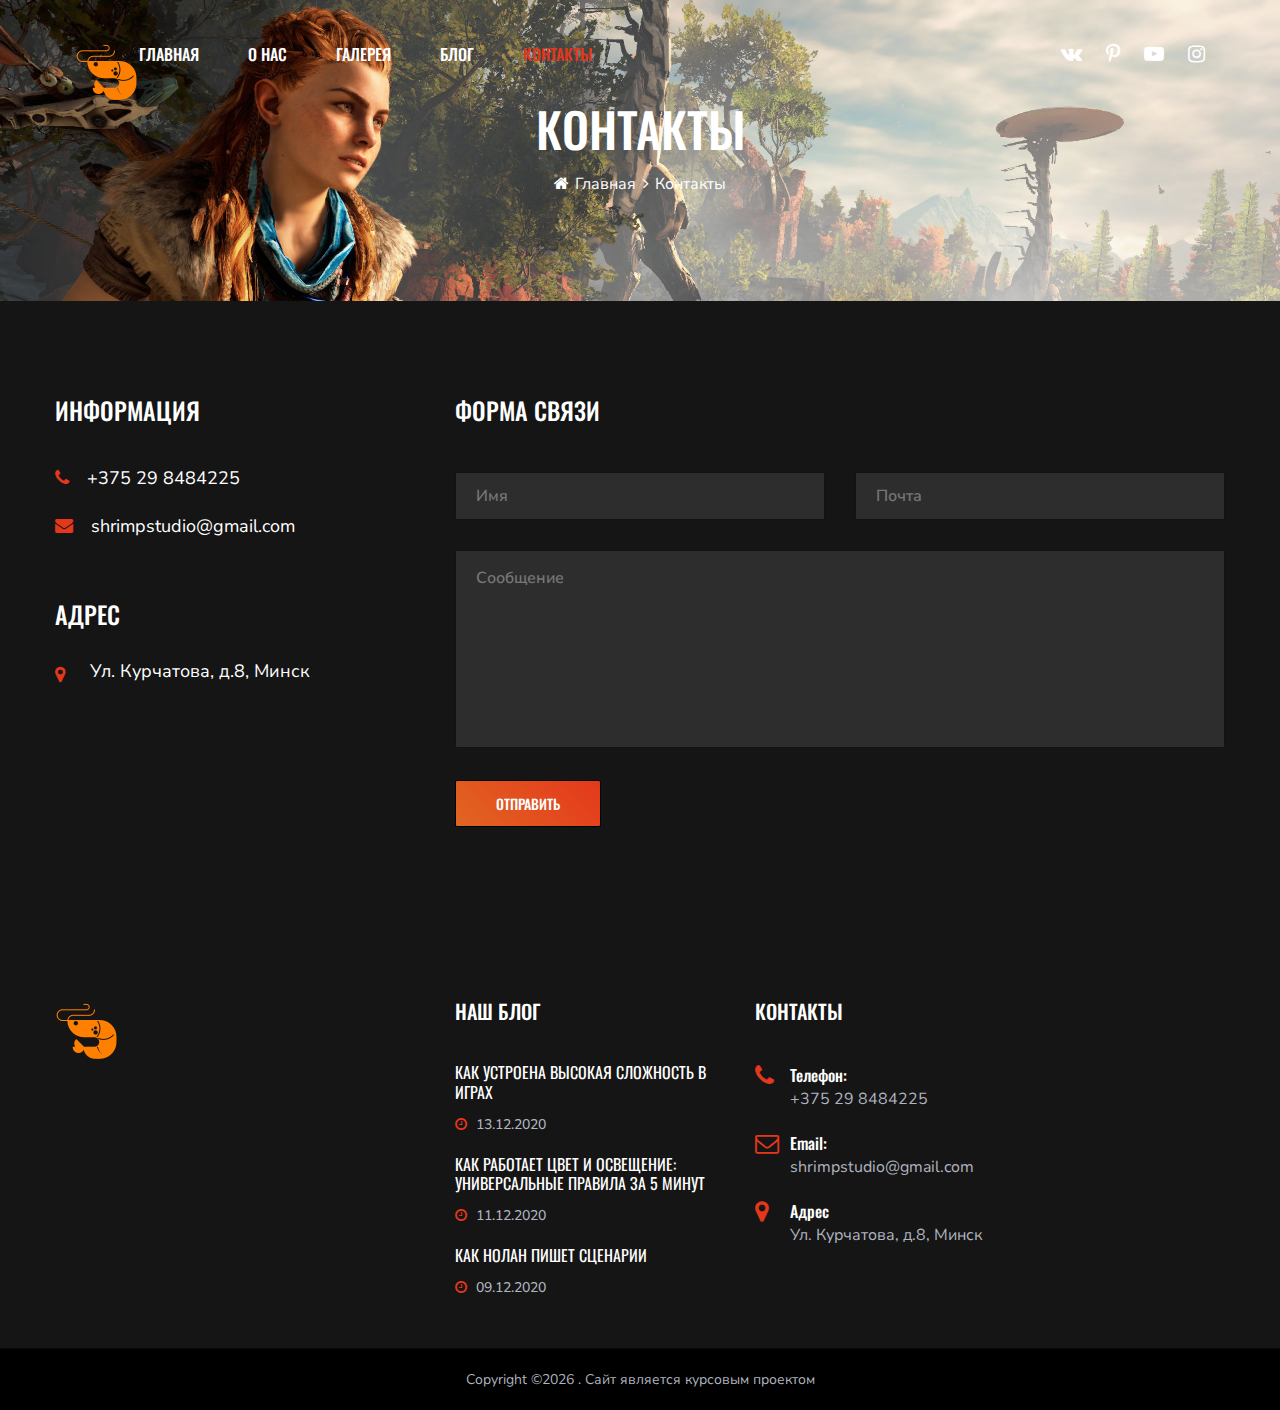
<file: contact.html>
<!DOCTYPE html>
<html lang="zxx">

<head>
    <meta charset="UTF-8">
    <meta name="description" content="Shrimp Studio">
    <meta name="viewport" content="width=device-width, initial-scale=1.0">
    <meta http-equiv="X-UA-Compatible" content="ie=edge">
    <title>Shrimp Studio | Контакты</title>
    <link href="img/logo.png" rel="shortcut icon"/>

    <!-- Google Font -->
    <link href="https://fonts.googleapis.com/css?family=Nunito+Sans:400,600,700,800,900&display=swap" rel="stylesheet">
    <link href="https://fonts.googleapis.com/css?family=Oswald:300,400,500,600,700&display=swap" rel="stylesheet">

    <!-- Css Styles -->
    <link rel="stylesheet" href="css/bootstrap.min.css" type="text/css">
    <link rel="stylesheet" href="css/font-awesome.min.css" type="text/css">
    <link rel="stylesheet" href="css/elegant-icons.css" type="text/css">
    <link rel="stylesheet" href="css/nice-select.css" type="text/css">
    <link rel="stylesheet" href="css/owl.carousel.min.css" type="text/css">
    <link rel="stylesheet" href="css/magnific-popup.css" type="text/css">
    <link rel="stylesheet" href="css/slicknav.min.css" type="text/css">
    <link rel="stylesheet" href="css/style.css" type="text/css">
</head>

<body>
    <!-- Page Preloder -->
    <div id="preloder">
        <div class="loader"></div>
    </div>

   <!-- Header Section Begin -->
    <header class="header-section">
        <div class="container-fluid">
            <div class="logo">
                <a href="./index.html">
                    <img src="img/logo.png" alt="">
                </a>
            </div>
            <div class="top-social">
                <a href="#"><i class="fa fa-vk"></i></a>
                <a href="#"><i class="fa fa-pinterest-p"></i></a>
                <a href="#"><i class="fa fa-youtube-play"></i></a>
                <a href="#"><i class="fa fa-instagram"></i></a>
            </div>
            <div class="container">
                <div class="nav-menu">
                    <nav class="mainmenu mobile-menu">
                        <ul>
                            <li><a href="./index.html">Главная</a></li>
                            <li><a href="./about-us.html">О нас</a></li>
                            <li><a href="./gallery.html">Галерея</a></li>
                            <li><a href="./blog.html">Блог</a></li>
                            <li class="active"><a href="./contact.html">Контакты</a></li>
                        </ul>
                    </nav>
                </div>
            </div>
            <div id="mobile-menu-wrap"></div>
        </div>
    </header>
    <!-- Header End -->
    
    <!-- Breadcrumb Section Begin -->
    <section class="breadcrumb-section set-bg spad" data-setbg="img/about-bread.jpg">
        <div class="container">
            <div class="row">
                <div class="col-lg-12">
                    <div class="breadcrumb-text">
                        <h2>КОНТАКТЫ</h2>
                        <div class="breadcrumb-controls">
                            <a href="./index.html"><i class="fa fa-home"></i> Главная</a>
                            <span>Контакты</span>
                        </div>
                    </div>
                </div>
            </div>
        </div>
    </section>
    <!-- Breadcrumb End -->

    <!-- Contact Section Begin -->
    <section class="contact-section spad">
        <div class="container">
            <div class="row">
                <div class="col-lg-3">
                    <div class="contact-info">
                        <h4>Информация</h4>
                        <ul>
                            <li><i class="fa fa-phone"></i>+375 29 8484225</li>
                            <li><i class="fa fa-envelope"></i>shrimpstudio@gmail.com</li>
                        </ul>
                    </div>
                    <div class="contact-address">
                        <h4>Адрес</h4>
                        <ul>
                            <li><i class="fa fa-map-marker"></i> Ул. Курчатова, д.8, Минск
                            </li>
                        </ul>
                    </div>
                </div>
                <div class="col-lg-8 offset-lg-1">
                    <div class="contact-form">
                        <h4>Форма связи</h4>
                        <form action="#">
                            <div class="row">
                                <div class="col-lg-6">
                                    <input type="text" placeholder="Имя">
                                </div>
                                <div class="col-lg-6">
                                    <input type="text" placeholder="Почта">
                                </div>
                                <div class="col-lg-12">
                                    <textarea placeholder="Сообщение"></textarea>
                                    <button type="submit" class="c-btn">Отправить</button>
                                </div>
                            </div>
                        </form>
                    </div>
                </div>
            </div>
        </div>
    </section>
    <!-- Contact Section End -->

  <!-- Footer Section Begin -->
    <footer class="footer-section">
        <div class="container">
            <div class="row">
                <div class="col-lg-3">
                    <div class="footer-logo-item">
                        <div class="f-logo">
                            <a href="./index.html"><img src="img/logo.png" alt=""></a>
                        </div>
                   
                      
                    </div>
                </div>
                <div class="col-lg-3 offset-lg-1">
                    <div class="footer-widget">
                        <h5>Наш блог</h5>
                        <div class="footer-blog">
                            <a href="./blog-single.html" class="fb-item">
                                <h6>Как устроена высокая сложность в играх</h6>
                                <span class="blog-time"><i class="fa fa-clock-o"></i> 13.12.2020</span>
                            </a>
                            <a href="./404.html" class="fb-item">
                                <h6>Как работает цвет и освещение: универсальные правила за 5 минут</h6>
                                <span class="blog-time"><i class="fa fa-clock-o"></i> 11.12.2020</span>
                            </a>
                            <a href="./404.html" class="fb-item">
                                <h6>Как Нолан пишет сценарии</h6>
                                <span class="blog-time"><i class="fa fa-clock-o"></i> 09.12.2020</span>
                            </a>
                        </div>
                    </div>
                </div>
            
                <div class="col-lg-3">
                    <div class="footer-widget">
                        <h5>Контакты</h5>
                        <ul class="footer-info">
                            <li>
                                <i class="fa fa-phone"></i>
                                <span>Телефон:</span>
                                +375 29 8484225
                            </li>
                            <li>
                                <i class="fa fa-envelope-o"></i>
                                <span>Email:</span>
                                shrimpstudio@gmail.com
                            </li>
                            <li>
                                <i class="fa fa-map-marker"></i>
                                <span>Адрес</span>
                                Ул. Курчатова, д.8, Минск
                            </li>
                        </ul>
                    </div>
                </div>
            </div>
        </div>
        <div class="copyright-text">
            <div class="container">
                <div class="row">
                    <div class="col-lg-12 text-center">
                        <div class="ct-inside">
Copyright &copy;<script>document.write(new Date().getFullYear());</script> . Сайт является курсовым проектом</a>
                        </div>
                    </div>
                </div>
            </div>
        </div>
    </footer>
    <!-- Footer Section End -->

    <!-- Js Plugins -->
    <script src="js/jquery-3.3.1.min.js"></script>
    <script src="js/bootstrap.min.js"></script>
    <script src="js/jquery.magnific-popup.min.js"></script>
    <script src="js/mixitup.min.js"></script>
    <script src="js/jquery.nice-select.min.js"></script>
    <script src="js/jquery.slicknav.js"></script>
    <script src="js/owl.carousel.min.js"></script>
    <script src="js/masonry.pkgd.min.js"></script>
    <script src="js/main.js"></script>
</body>

</html>
</file>
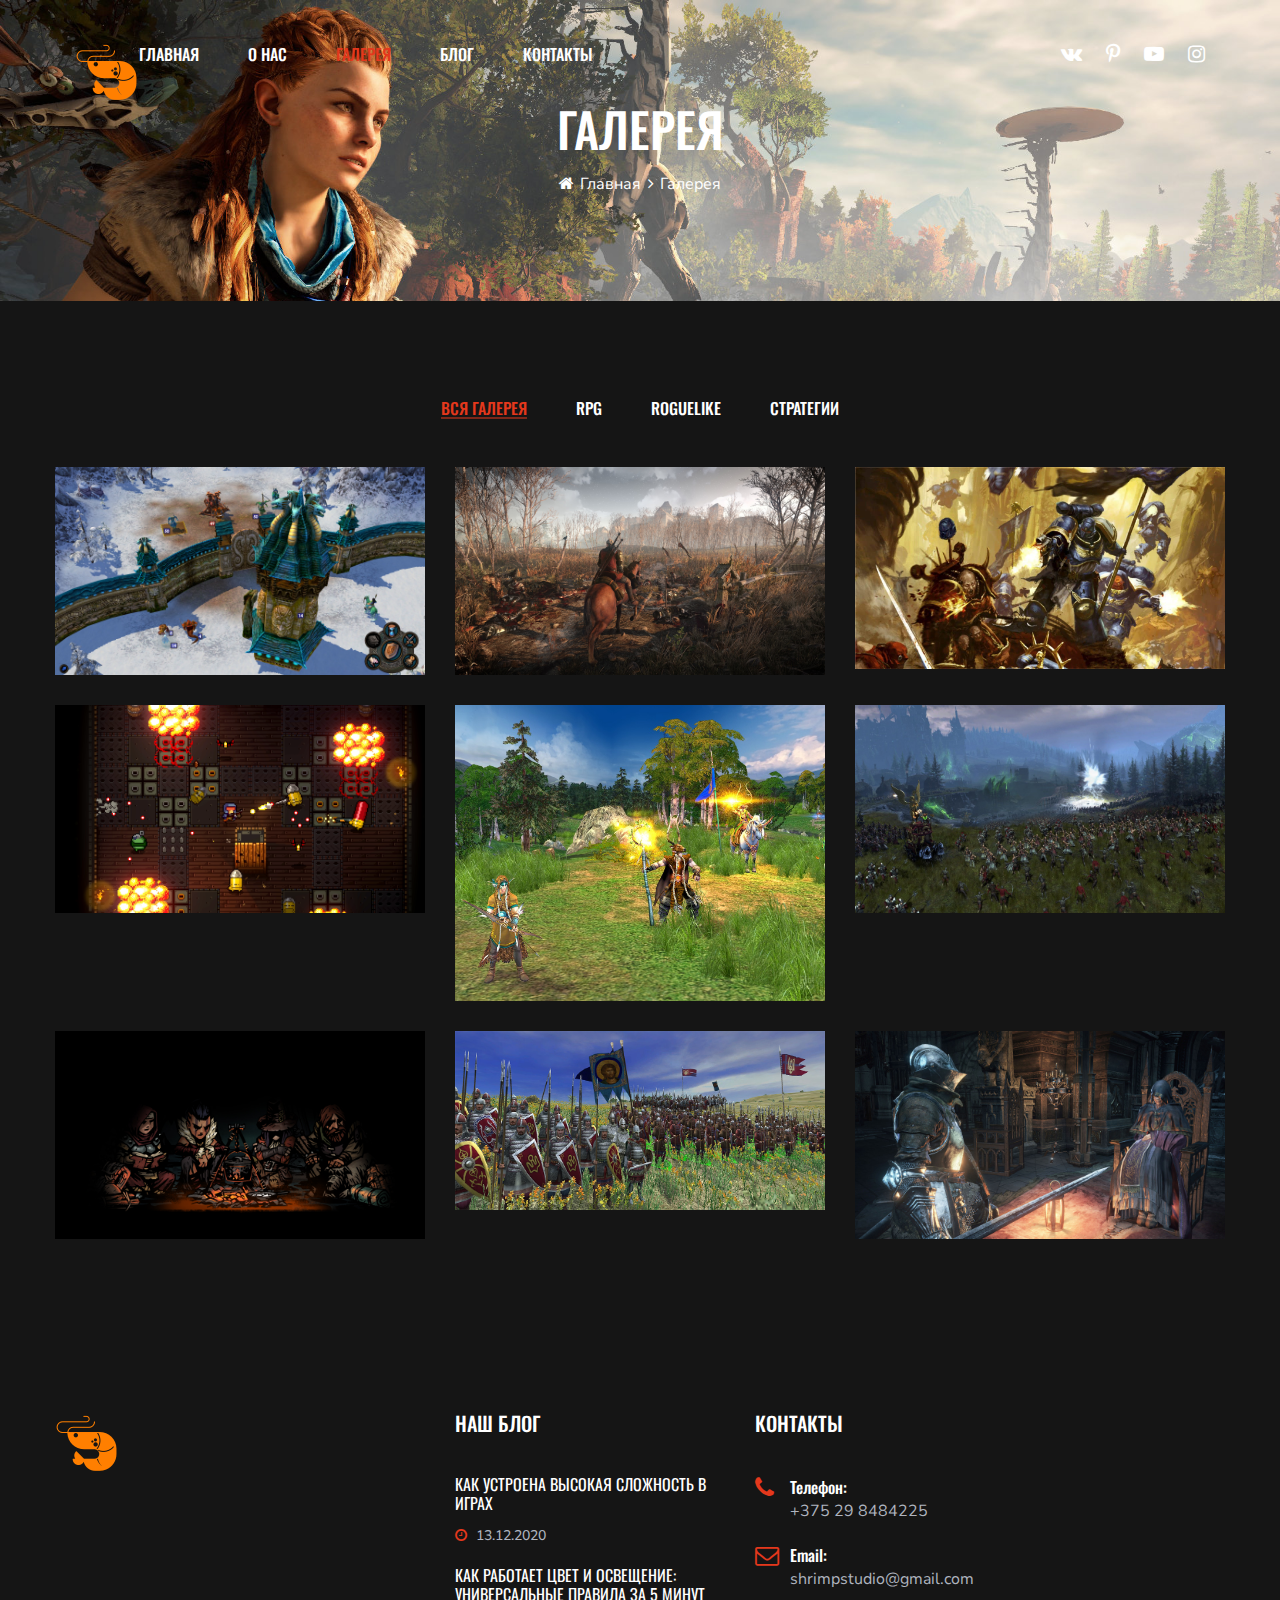
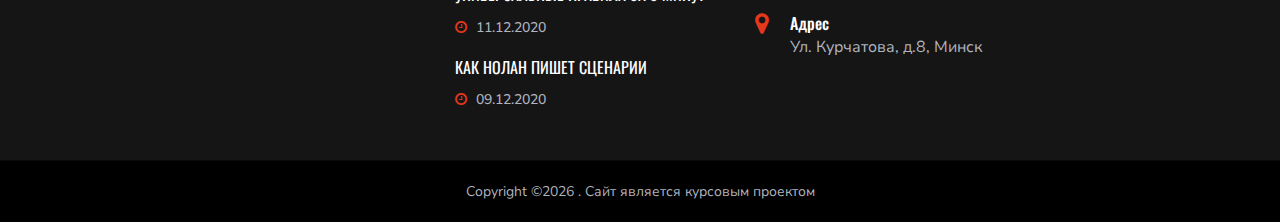
<file: gallery.html>
<!DOCTYPE html>
<html lang="zxx">

<head>
    <meta charset="UTF-8">
    <meta name="description" content="Shrimp Studio">
    <meta name="viewport" content="width=device-width, initial-scale=1.0">
    <meta http-equiv="X-UA-Compatible" content="ie=edge">
    <title>Shrimp Studio | Галерея</title>
    <link href="img/logo.png" rel="shortcut icon"/>

    <!-- Google Font -->
    <link href="https://fonts.googleapis.com/css?family=Nunito+Sans:400,600,700,800,900&display=swap" rel="stylesheet">
    <link href="https://fonts.googleapis.com/css?family=Oswald:300,400,500,600,700&display=swap" rel="stylesheet">

    <!-- Css Styles -->
    <link rel="stylesheet" href="css/bootstrap.min.css" type="text/css">
    <link rel="stylesheet" href="css/font-awesome.min.css" type="text/css">
    <link rel="stylesheet" href="css/elegant-icons.css" type="text/css">
    <link rel="stylesheet" href="css/nice-select.css" type="text/css">
    <link rel="stylesheet" href="css/owl.carousel.min.css" type="text/css">
    <link rel="stylesheet" href="css/magnific-popup.css" type="text/css">
    <link rel="stylesheet" href="css/slicknav.min.css" type="text/css">
    <link rel="stylesheet" href="css/style.css" type="text/css">
</head>

<body>
    <!-- Page Preloder -->
    <div id="preloder">
        <div class="loader"></div>
    </div>

    <!-- Header Section Begin -->
    <header class="header-section">
        <div class="container-fluid">
            <div class="logo">
                <a href="./index.html">
                    <img src="img/logo.png" alt="">
                </a>
            </div>
            <div class="top-social">
                <a href="#"><i class="fa fa-vk"></i></a>
                <a href="#"><i class="fa fa-pinterest-p"></i></a>
                <a href="#"><i class="fa fa-youtube-play"></i></a>
                <a href="#"><i class="fa fa-instagram"></i></a>
            </div>
            <div class="container">
                <div class="nav-menu">
                    <nav class="mainmenu mobile-menu">
                        <ul>
                            <li><a href="./index.html">Главная</a></li>
                            <li><a href="./about-us.html">О нас</a></li>
                            <li class="active"><a href="./gallery.html">Галерея</a></li>
                            <li><a href="./blog.html">Блог</a></li>
                            <li><a href="./contact.html">Контакты</a></li>
                        </ul>
                    </nav>
                </div>
            </div>
            <div id="mobile-menu-wrap"></div>
        </div>
    </header>
    <!-- Header End -->

    <!-- Breadcrumb Section Begin -->
    <section class="breadcrumb-section set-bg spad" data-setbg="img/about-bread.jpg">
        <div class="container">
            <div class="row">
                <div class="col-lg-12">
                    <div class="breadcrumb-text">
                        <h2>Галерея</h2>
                        <div class="breadcrumb-controls">
                            <a href="#"><i class="fa fa-home"></i> Главная</a>
                            <span>Галерея</span>
                        </div>
                    </div>
                </div>
            </div>
        </div>
    </section>
    <!-- Breadcrumb End -->

    <!-- Gallery Section Begin -->
    <section class="gallery-section spad">
        <div class="container">
            <div class="row">
                <div class="col-lg-12">
                    <div class="gallery-controls">
                        <ul>
                            <li class="active" data-filter="*">Вся галерея</li>
                            <li data-filter=".rpg">RPG</li>
                            <li data-filter=".rl">RogueLike</li>
                            <li data-filter=".str">Стратегии</li>
                        </ul>
                    </div>
                </div>
            </div>
            <div class="row gallery-filter">
                <div class="col-lg-4 col-sm-6 mix str">
                    <div class="gallery-item">
                        <img src="img/gallery/gallery-1.jpg"" alt="">
                        <div class="gi-hover-warp">
                            <div class="gi-hover">
                                <a href="img/gallery/gallery-1.jpg" class="image-popup"><i class="fa fa-search-plus"></i></a>
                                
                                <h6>Heroes of Sword & Elixir<span>Воюй, колдуй, смешивай!</span></h6>
                            </div>
                        </div>
                    </div>
                </div>
                <div class="col-lg-4 col-sm-6 mix rpg">
                    <div class="gallery-item">
                        <img src="img/gallery/gallery-2.jpg"" alt="">
                        <div class="gi-hover-warp">
                            <div class="gi-hover">
                                <a href="img/gallery/gallery-2.jpg" class="image-popup"><i class="fa fa-search-plus"></i></a>
                                <h6>God of Mars <span>На пути к божественности</span></h6>
                            </div>
                        </div>
                    </div>
                </div>
                <div class="col-lg-4 col-sm-6 mix rl">
                    <div class="gallery-item">
                        <img src="img/gallery/gallery-3.jpg"" alt="">
                        <div class="gi-hover-warp">
                            <div class="gi-hover">
                                <a href="img/gallery/gallery-3.jpg" class="image-popup"><i class="fa fa-search-plus"></i></a>
                                <h6>Devil, May, Cry! <span>Но стоит ли оно того?</span></h6>
                            </div>
                        </div>
                    </div>
                </div>
                <div class="col-lg-4 col-sm-6 mix rl">
                    <div class="gallery-item">
                        <img src="img/gallery/gallery-4.jpg"" alt="">
                        <div class="gi-hover-warp">
                            <div class="gi-hover">
                                <a href="img/gallery/gallery-4.jpg" class="image-popup"><i
                                        class="fa fa-search-plus"></i></a>
                                <h6> Enter the Meadows <span>Выбраться на равнины</span></h6>
                            </div>
                        </div>
                    </div>
                </div>
                <div class="col-lg-4 col-sm-6 mix str">
                    <div class="gallery-item">
                        <img src="img/gallery/gallery-5.jpg"" alt="">
                        <div class="gi-hover-warp">
                            <div class="gi-hover">
                                <a href="img/gallery/gallery-5.jpg" class="image-popup"><i class="fa fa-search-plus"></i></a>
                                <h6>Heroes of Sword & Elixir 2 <span>Больше древесной коры</span></h6>
                            </div>
                        </div>
                    </div>
                </div>
                <div class="col-lg-4 col-sm-6 mix str">
                    <div class="gallery-item">
                        <img src="img/gallery/gallery-6.jpg"" alt="">
                        <div class="gi-hover-warp">
                            <div class="gi-hover">
                                <a href="img/gallery/gallery-6.jpg" class="image-popup"><i
                                        class="fa fa-search-plus"></i></a>
                                <h6>World of Sevodead <span>Пройди все данжи</span></h6>
                            </div>
                        </div>
                    </div>
                </div>
                <div class="col-lg-4 col-sm-6 mix rpg rl">
                    <div class="gallery-item">
                        <img src="img/gallery/gallery-7.jpg"" alt="">
                        <div class="gi-hover-warp">
                            <div class="gi-hover">
                                <a href="img/gallery/gallery-7.jpg" class="image-popup"><i
                                        class="fa fa-search-plus"></i></a>
                                <h6>Darkest Island <span>Вглубь континента</span></h6>
                            </div>
                        </div>
                    </div>
                </div>
                <div class="col-lg-4 col-sm-6 mix str">
                    <div class="gallery-item">
                        <img src="img/gallery/gallery-8.jpg"" alt="">
                        <div class="gi-hover-warp">
                            <div class="gi-hover">
                                <a href="img/gallery/gallery-8.jpg" class="image-popup"><i
                                        class="fa fa-search-plus"></i></a>
                                <h6>Call of Vladimir <span>Время креститься</span></h6>
                            </div>
                        </div>
                    </div>
                </div>
                <div class="col-lg-4 col-sm-6 mix rpg">
                    <div class="gallery-item">
                        <img src="img/gallery/gallery-9.jpg"" alt="">
                        <div class="gi-hover-warp">
                            <div class="gi-hover">
                                <a href="img/gallery/gallery-9.jpg" class="image-popup"><i
                                        class="fa fa-search-plus"></i></a>
                                <h6>The Orsha Noire <span>Здесь не место свету</span></h6>
                            </div>
                        </div>
                    </div>
                </div>
            </div>
        </div>
    </section>
    <!-- Gallery Section End -->

     <!-- Footer Section Begin -->
    <footer class="footer-section">
        <div class="container">
            <div class="row">
                <div class="col-lg-3">
                    <div class="footer-logo-item">
                        <div class="f-logo">
                            <a href="./index.html"><img src="img/logo.png" alt=""></a>
                        </div>
                   
                      
                    </div>
                </div>
                <div class="col-lg-3 offset-lg-1">
                    <div class="footer-widget">
                        <h5>Наш блог</h5>
                        <div class="footer-blog">
                            <a href="./blog-single.html" class="fb-item">
                                <h6>Как устроена высокая сложность в играх</h6>
                                <span class="blog-time"><i class="fa fa-clock-o"></i> 13.12.2020</span>
                            </a>
                            <a href="./404.html" class="fb-item">
                                <h6>Как работает цвет и освещение: универсальные правила за 5 минут</h6>
                                <span class="blog-time"><i class="fa fa-clock-o"></i> 11.12.2020</span>
                            </a>
                            <a href="./404.html" class="fb-item">
                                <h6>Как Нолан пишет сценарии</h6>
                                <span class="blog-time"><i class="fa fa-clock-o"></i> 09.12.2020</span>
                            </a>
                        </div>
                    </div>
                </div>
            
                <div class="col-lg-3">
                    <div class="footer-widget">
                        <h5>Контакты</h5>
                        <ul class="footer-info">
                            <li>
                                <i class="fa fa-phone"></i>
                                <span>Телефон:</span>
                                +375 29 8484225
                            </li>
                            <li>
                                <i class="fa fa-envelope-o"></i>
                                <span>Email:</span>
                                shrimpstudio@gmail.com
                            </li>
                            <li>
                                <i class="fa fa-map-marker"></i>
                                <span>Адрес</span>
                                Ул. Курчатова, д.8, Минск
                            </li>
                        </ul>
                    </div>
                </div>
            </div>
        </div>
        <div class="copyright-text">
            <div class="container">
                <div class="row">
                    <div class="col-lg-12 text-center">
                        <div class="ct-inside">
Copyright &copy;<script>document.write(new Date().getFullYear());</script> . Сайт является курсовым проектом</a>
                        </div>
                    </div>
                </div>
            </div>
        </div>
    </footer>
    <!-- Footer Section End -->

    <!-- Js Plugins -->
    <script src="js/jquery-3.3.1.min.js"></script>
    <script src="js/bootstrap.min.js"></script>
    <script src="js/jquery.magnific-popup.min.js"></script>
    <script src="js/mixitup.min.js"></script>
    <script src="js/jquery.nice-select.min.js"></script>
    <script src="js/jquery.slicknav.js"></script>
    <script src="js/owl.carousel.min.js"></script>
    <script src="js/masonry.pkgd.min.js"></script>
    <script src="js/main.js"></script>
</body>

</html>
</file>
<file: css/elegant-icons.css>
@font-face {
	font-family: 'ElegantIcons';
	src:url('../fonts/ElegantIcons.eot');
	src:url('../fonts/ElegantIcons.eot?#iefix') format('embedded-opentype'),
		url('../fonts/ElegantIcons.woff') format('woff'),
		url('../fonts/ElegantIcons.ttf') format('truetype'),
		url('../fonts/ElegantIcons.svg#ElegantIcons') format('svg');
	font-weight: normal;
	font-style: normal;
}

/* Use the following CSS code if you want to use data attributes for inserting your icons */
[data-icon]:before {
	font-family: 'ElegantIcons';
	content: attr(data-icon);
	speak: none;
	font-weight: normal;
	font-variant: normal;
	text-transform: none;
	line-height: 1;
	-webkit-font-smoothing: antialiased;
	-moz-osx-font-smoothing: grayscale;
}

/* Use the following CSS code if you want to have a class per icon */
/*
Instead of a list of all class selectors,
you can use the generic selector below, but it's slower:
[class*="your-class-prefix"] {
*/
.arrow_up, .arrow_down, .arrow_left, .arrow_right, .arrow_left-up, .arrow_right-up, .arrow_right-down, .arrow_left-down, .arrow-up-down, .arrow_up-down_alt, .arrow_left-right_alt, .arrow_left-right, .arrow_expand_alt2, .arrow_expand_alt, .arrow_condense, .arrow_expand, .arrow_move, .arrow_carrot-up, .arrow_carrot-down, .arrow_carrot-left, .arrow_carrot-right, .arrow_carrot-2up, .arrow_carrot-2down, .arrow_carrot-2left, .arrow_carrot-2right, .arrow_carrot-up_alt2, .arrow_carrot-down_alt2, .arrow_carrot-left_alt2, .arrow_carrot-right_alt2, .arrow_carrot-2up_alt2, .arrow_carrot-2down_alt2, .arrow_carrot-2left_alt2, .arrow_carrot-2right_alt2, .arrow_triangle-up, .arrow_triangle-down, .arrow_triangle-left, .arrow_triangle-right, .arrow_triangle-up_alt2, .arrow_triangle-down_alt2, .arrow_triangle-left_alt2, .arrow_triangle-right_alt2, .arrow_back, .icon_minus-06, .icon_plus, .icon_close, .icon_check, .icon_minus_alt2, .icon_plus_alt2, .icon_close_alt2, .icon_check_alt2, .icon_zoom-out_alt, .icon_zoom-in_alt, .icon_search, .icon_box-empty, .icon_box-selected, .icon_minus-box, .icon_plus-box, .icon_box-checked, .icon_circle-empty, .icon_circle-slelected, .icon_stop_alt2, .icon_stop, .icon_pause_alt2, .icon_pause, .icon_menu, .icon_menu-square_alt2, .icon_menu-circle_alt2, .icon_ul, .icon_ol, .icon_adjust-horiz, .icon_adjust-vert, .icon_document_alt, .icon_documents_alt, .icon_pencil, .icon_pencil-edit_alt, .icon_pencil-edit, .icon_folder-alt, .icon_folder-open_alt, .icon_folder-add_alt, .icon_info_alt, .icon_error-oct_alt, .icon_error-circle_alt, .icon_error-triangle_alt, .icon_question_alt2, .icon_question, .icon_comment_alt, .icon_chat_alt, .icon_vol-mute_alt, .icon_volume-low_alt, .icon_volume-high_alt, .icon_quotations, .icon_quotations_alt2, .icon_clock_alt, .icon_lock_alt, .icon_lock-open_alt, .icon_key_alt, .icon_cloud_alt, .icon_cloud-upload_alt, .icon_cloud-download_alt, .icon_image, .icon_images, .icon_lightbulb_alt, .icon_gift_alt, .icon_house_alt, .icon_genius, .icon_mobile, .icon_tablet, .icon_laptop, .icon_desktop, .icon_camera_alt, .icon_mail_alt, .icon_cone_alt, .icon_ribbon_alt, .icon_bag_alt, .icon_creditcard, .icon_cart_alt, .icon_paperclip, .icon_tag_alt, .icon_tags_alt, .icon_trash_alt, .icon_cursor_alt, .icon_mic_alt, .icon_compass_alt, .icon_pin_alt, .icon_pushpin_alt, .icon_map_alt, .icon_drawer_alt, .icon_toolbox_alt, .icon_book_alt, .icon_calendar, .icon_film, .icon_table, .icon_contacts_alt, .icon_headphones, .icon_lifesaver, .icon_piechart, .icon_refresh, .icon_link_alt, .icon_link, .icon_loading, .icon_blocked, .icon_archive_alt, .icon_heart_alt, .icon_star_alt, .icon_star-half_alt, .icon_star, .icon_star-half, .icon_tools, .icon_tool, .icon_cog, .icon_cogs, .arrow_up_alt, .arrow_down_alt, .arrow_left_alt, .arrow_right_alt, .arrow_left-up_alt, .arrow_right-up_alt, .arrow_right-down_alt, .arrow_left-down_alt, .arrow_condense_alt, .arrow_expand_alt3, .arrow_carrot_up_alt, .arrow_carrot-down_alt, .arrow_carrot-left_alt, .arrow_carrot-right_alt, .arrow_carrot-2up_alt, .arrow_carrot-2dwnn_alt, .arrow_carrot-2left_alt, .arrow_carrot-2right_alt, .arrow_triangle-up_alt, .arrow_triangle-down_alt, .arrow_triangle-left_alt, .arrow_triangle-right_alt, .icon_minus_alt, .icon_plus_alt, .icon_close_alt, .icon_check_alt, .icon_zoom-out, .icon_zoom-in, .icon_stop_alt, .icon_menu-square_alt, .icon_menu-circle_alt, .icon_document, .icon_documents, .icon_pencil_alt, .icon_folder, .icon_folder-open, .icon_folder-add, .icon_folder_upload, .icon_folder_download, .icon_info, .icon_error-circle, .icon_error-oct, .icon_error-triangle, .icon_question_alt, .icon_comment, .icon_chat, .icon_vol-mute, .icon_volume-low, .icon_volume-high, .icon_quotations_alt, .icon_clock, .icon_lock, .icon_lock-open, .icon_key, .icon_cloud, .icon_cloud-upload, .icon_cloud-download, .icon_lightbulb, .icon_gift, .icon_house, .icon_camera, .icon_mail, .icon_cone, .icon_ribbon, .icon_bag, .icon_cart, .icon_tag, .icon_tags, .icon_trash, .icon_cursor, .icon_mic, .icon_compass, .icon_pin, .icon_pushpin, .icon_map, .icon_drawer, .icon_toolbox, .icon_book, .icon_contacts, .icon_archive, .icon_heart, .icon_profile, .icon_group, .icon_grid-2x2, .icon_grid-3x3, .icon_music, .icon_pause_alt, .icon_phone, .icon_upload, .icon_download, .social_facebook, .social_twitter, .social_pinterest, .social_googleplus, .social_tumblr, .social_tumbleupon, .social_wordpress, .social_instagram, .social_dribbble, .social_vimeo, .social_linkedin, .social_rss, .social_deviantart, .social_share, .social_myspace, .social_skype, .social_youtube, .social_picassa, .social_googledrive, .social_flickr, .social_blogger, .social_spotify, .social_delicious, .social_facebook_circle, .social_twitter_circle, .social_pinterest_circle, .social_googleplus_circle, .social_tumblr_circle, .social_stumbleupon_circle, .social_wordpress_circle, .social_instagram_circle, .social_dribbble_circle, .social_vimeo_circle, .social_linkedin_circle, .social_rss_circle, .social_deviantart_circle, .social_share_circle, .social_myspace_circle, .social_skype_circle, .social_youtube_circle, .social_picassa_circle, .social_googledrive_alt2, .social_flickr_circle, .social_blogger_circle, .social_spotify_circle, .social_delicious_circle, .social_facebook_square, .social_twitter_square, .social_pinterest_square, .social_googleplus_square, .social_tumblr_square, .social_stumbleupon_square, .social_wordpress_square, .social_instagram_square, .social_dribbble_square, .social_vimeo_square, .social_linkedin_square, .social_rss_square, .social_deviantart_square, .social_share_square, .social_myspace_square, .social_skype_square, .social_youtube_square, .social_picassa_square, .social_googledrive_square, .social_flickr_square, .social_blogger_square, .social_spotify_square, .social_delicious_square, .icon_printer, .icon_calulator, .icon_building, .icon_floppy, .icon_drive, .icon_search-2, .icon_id, .icon_id-2, .icon_puzzle, .icon_like, .icon_dislike, .icon_mug, .icon_currency, .icon_wallet, .icon_pens, .icon_easel, .icon_flowchart, .icon_datareport, .icon_briefcase, .icon_shield, .icon_percent, .icon_globe, .icon_globe-2, .icon_target, .icon_hourglass, .icon_balance, .icon_rook, .icon_printer-alt, .icon_calculator_alt, .icon_building_alt, .icon_floppy_alt, .icon_drive_alt, .icon_search_alt, .icon_id_alt, .icon_id-2_alt, .icon_puzzle_alt, .icon_like_alt, .icon_dislike_alt, .icon_mug_alt, .icon_currency_alt, .icon_wallet_alt, .icon_pens_alt, .icon_easel_alt, .icon_flowchart_alt, .icon_datareport_alt, .icon_briefcase_alt, .icon_shield_alt, .icon_percent_alt, .icon_globe_alt, .icon_clipboard {
	font-family: 'ElegantIcons';
	speak: none;
	font-style: normal;
	font-weight: normal;
	font-variant: normal;
	text-transform: none;
	line-height: 1;
	-webkit-font-smoothing: antialiased;
}
.arrow_up:before {
	content: "\21";
}
.arrow_down:before {
	content: "\22";
}
.arrow_left:before {
	content: "\23";
}
.arrow_right:before {
	content: "\24";
}
.arrow_left-up:before {
	content: "\25";
}
.arrow_right-up:before {
	content: "\26";
}
.arrow_right-down:before {
	content: "\27";
}
.arrow_left-down:before {
	content: "\28";
}
.arrow-up-down:before {
	content: "\29";
}
.arrow_up-down_alt:before {
	content: "\2a";
}
.arrow_left-right_alt:before {
	content: "\2b";
}
.arrow_left-right:before {
	content: "\2c";
}
.arrow_expand_alt2:before {
	content: "\2d";
}
.arrow_expand_alt:before {
	content: "\2e";
}
.arrow_condense:before {
	content: "\2f";
}
.arrow_expand:before {
	content: "\30";
}
.arrow_move:before {
	content: "\31";
}
.arrow_carrot-up:before {
	content: "\32";
}
.arrow_carrot-down:before {
	content: "\33";
}
.arrow_carrot-left:before {
	content: "\34";
}
.arrow_carrot-right:before {
	content: "\35";
}
.arrow_carrot-2up:before {
	content: "\36";
}
.arrow_carrot-2down:before {
	content: "\37";
}
.arrow_carrot-2left:before {
	content: "\38";
}
.arrow_carrot-2right:before {
	content: "\39";
}
.arrow_carrot-up_alt2:before {
	content: "\3a";
}
.arrow_carrot-down_alt2:before {
	content: "\3b";
}
.arrow_carrot-left_alt2:before {
	content: "\3c";
}
.arrow_carrot-right_alt2:before {
	content: "\3d";
}
.arrow_carrot-2up_alt2:before {
	content: "\3e";
}
.arrow_carrot-2down_alt2:before {
	content: "\3f";
}
.arrow_carrot-2left_alt2:before {
	content: "\40";
}
.arrow_carrot-2right_alt2:before {
	content: "\41";
}
.arrow_triangle-up:before {
	content: "\42";
}
.arrow_triangle-down:before {
	content: "\43";
}
.arrow_triangle-left:before {
	content: "\44";
}
.arrow_triangle-right:before {
	content: "\45";
}
.arrow_triangle-up_alt2:before {
	content: "\46";
}
.arrow_triangle-down_alt2:before {
	content: "\47";
}
.arrow_triangle-left_alt2:before {
	content: "\48";
}
.arrow_triangle-right_alt2:before {
	content: "\49";
}
.arrow_back:before {
	content: "\4a";
}
.icon_minus-06:before {
	content: "\4b";
}
.icon_plus:before {
	content: "\4c";
}
.icon_close:before {
	content: "\4d";
}
.icon_check:before {
	content: "\4e";
}
.icon_minus_alt2:before {
	content: "\4f";
}
.icon_plus_alt2:before {
	content: "\50";
}
.icon_close_alt2:before {
	content: "\51";
}
.icon_check_alt2:before {
	content: "\52";
}
.icon_zoom-out_alt:before {
	content: "\53";
}
.icon_zoom-in_alt:before {
	content: "\54";
}
.icon_search:before {
	content: "\55";
}
.icon_box-empty:before {
	content: "\56";
}
.icon_box-selected:before {
	content: "\57";
}
.icon_minus-box:before {
	content: "\58";
}
.icon_plus-box:before {
	content: "\59";
}
.icon_box-checked:before {
	content: "\5a";
}
.icon_circle-empty:before {
	content: "\5b";
}
.icon_circle-slelected:before {
	content: "\5c";
}
.icon_stop_alt2:before {
	content: "\5d";
}
.icon_stop:before {
	content: "\5e";
}
.icon_pause_alt2:before {
	content: "\5f";
}
.icon_pause:before {
	content: "\60";
}
.icon_menu:before {
	content: "\61";
}
.icon_menu-square_alt2:before {
	content: "\62";
}
.icon_menu-circle_alt2:before {
	content: "\63";
}
.icon_ul:before {
	content: "\64";
}
.icon_ol:before {
	content: "\65";
}
.icon_adjust-horiz:before {
	content: "\66";
}
.icon_adjust-vert:before {
	content: "\67";
}
.icon_document_alt:before {
	content: "\68";
}
.icon_documents_alt:before {
	content: "\69";
}
.icon_pencil:before {
	content: "\6a";
}
.icon_pencil-edit_alt:before {
	content: "\6b";
}
.icon_pencil-edit:before {
	content: "\6c";
}
.icon_folder-alt:before {
	content: "\6d";
}
.icon_folder-open_alt:before {
	content: "\6e";
}
.icon_folder-add_alt:before {
	content: "\6f";
}
.icon_info_alt:before {
	content: "\70";
}
.icon_error-oct_alt:before {
	content: "\71";
}
.icon_error-circle_alt:before {
	content: "\72";
}
.icon_error-triangle_alt:before {
	content: "\73";
}
.icon_question_alt2:before {
	content: "\74";
}
.icon_question:before {
	content: "\75";
}
.icon_comment_alt:before {
	content: "\76";
}
.icon_chat_alt:before {
	content: "\77";
}
.icon_vol-mute_alt:before {
	content: "\78";
}
.icon_volume-low_alt:before {
	content: "\79";
}
.icon_volume-high_alt:before {
	content: "\7a";
}
.icon_quotations:before {
	content: "\7b";
}
.icon_quotations_alt2:before {
	content: "\7c";
}
.icon_clock_alt:before {
	content: "\7d";
}
.icon_lock_alt:before {
	content: "\7e";
}
.icon_lock-open_alt:before {
	content: "\e000";
}
.icon_key_alt:before {
	content: "\e001";
}
.icon_cloud_alt:before {
	content: "\e002";
}
.icon_cloud-upload_alt:before {
	content: "\e003";
}
.icon_cloud-download_alt:before {
	content: "\e004";
}
.icon_image:before {
	content: "\e005";
}
.icon_images:before {
	content: "\e006";
}
.icon_lightbulb_alt:before {
	content: "\e007";
}
.icon_gift_alt:before {
	content: "\e008";
}
.icon_house_alt:before {
	content: "\e009";
}
.icon_genius:before {
	content: "\e00a";
}
.icon_mobile:before {
	content: "\e00b";
}
.icon_tablet:before {
	content: "\e00c";
}
.icon_laptop:before {
	content: "\e00d";
}
.icon_desktop:before {
	content: "\e00e";
}
.icon_camera_alt:before {
	content: "\e00f";
}
.icon_mail_alt:before {
	content: "\e010";
}
.icon_cone_alt:before {
	content: "\e011";
}
.icon_ribbon_alt:before {
	content: "\e012";
}
.icon_bag_alt:before {
	content: "\e013";
}
.icon_creditcard:before {
	content: "\e014";
}
.icon_cart_alt:before {
	content: "\e015";
}
.icon_paperclip:before {
	content: "\e016";
}
.icon_tag_alt:before {
	content: "\e017";
}
.icon_tags_alt:before {
	content: "\e018";
}
.icon_trash_alt:before {
	content: "\e019";
}
.icon_cursor_alt:before {
	content: "\e01a";
}
.icon_mic_alt:before {
	content: "\e01b";
}
.icon_compass_alt:before {
	content: "\e01c";
}
.icon_pin_alt:before {
	content: "\e01d";
}
.icon_pushpin_alt:before {
	content: "\e01e";
}
.icon_map_alt:before {
	content: "\e01f";
}
.icon_drawer_alt:before {
	content: "\e020";
}
.icon_toolbox_alt:before {
	content: "\e021";
}
.icon_book_alt:before {
	content: "\e022";
}
.icon_calendar:before {
	content: "\e023";
}
.icon_film:before {
	content: "\e024";
}
.icon_table:before {
	content: "\e025";
}
.icon_contacts_alt:before {
	content: "\e026";
}
.icon_headphones:before {
	content: "\e027";
}
.icon_lifesaver:before {
	content: "\e028";
}
.icon_piechart:before {
	content: "\e029";
}
.icon_refresh:before {
	content: "\e02a";
}
.icon_link_alt:before {
	content: "\e02b";
}
.icon_link:before {
	content: "\e02c";
}
.icon_loading:before {
	content: "\e02d";
}
.icon_blocked:before {
	content: "\e02e";
}
.icon_archive_alt:before {
	content: "\e02f";
}
.icon_heart_alt:before {
	content: "\e030";
}
.icon_star_alt:before {
	content: "\e031";
}
.icon_star-half_alt:before {
	content: "\e032";
}
.icon_star:before {
	content: "\e033";
}
.icon_star-half:before {
	content: "\e034";
}
.icon_tools:before {
	content: "\e035";
}
.icon_tool:before {
	content: "\e036";
}
.icon_cog:before {
	content: "\e037";
}
.icon_cogs:before {
	content: "\e038";
}
.arrow_up_alt:before {
	content: "\e039";
}
.arrow_down_alt:before {
	content: "\e03a";
}
.arrow_left_alt:before {
	content: "\e03b";
}
.arrow_right_alt:before {
	content: "\e03c";
}
.arrow_left-up_alt:before {
	content: "\e03d";
}
.arrow_right-up_alt:before {
	content: "\e03e";
}
.arrow_right-down_alt:before {
	content: "\e03f";
}
.arrow_left-down_alt:before {
	content: "\e040";
}
.arrow_condense_alt:before {
	content: "\e041";
}
.arrow_expand_alt3:before {
	content: "\e042";
}
.arrow_carrot_up_alt:before {
	content: "\e043";
}
.arrow_carrot-down_alt:before {
	content: "\e044";
}
.arrow_carrot-left_alt:before {
	content: "\e045";
}
.arrow_carrot-right_alt:before {
	content: "\e046";
}
.arrow_carrot-2up_alt:before {
	content: "\e047";
}
.arrow_carrot-2dwnn_alt:before {
	content: "\e048";
}
.arrow_carrot-2left_alt:before {
	content: "\e049";
}
.arrow_carrot-2right_alt:before {
	content: "\e04a";
}
.arrow_triangle-up_alt:before {
	content: "\e04b";
}
.arrow_triangle-down_alt:before {
	content: "\e04c";
}
.arrow_triangle-left_alt:before {
	content: "\e04d";
}
.arrow_triangle-right_alt:before {
	content: "\e04e";
}
.icon_minus_alt:before {
	content: "\e04f";
}
.icon_plus_alt:before {
	content: "\e050";
}
.icon_close_alt:before {
	content: "\e051";
}
.icon_check_alt:before {
	content: "\e052";
}
.icon_zoom-out:before {
	content: "\e053";
}
.icon_zoom-in:before {
	content: "\e054";
}
.icon_stop_alt:before {
	content: "\e055";
}
.icon_menu-square_alt:before {
	content: "\e056";
}
.icon_menu-circle_alt:before {
	content: "\e057";
}
.icon_document:before {
	content: "\e058";
}
.icon_documents:before {
	content: "\e059";
}
.icon_pencil_alt:before {
	content: "\e05a";
}
.icon_folder:before {
	content: "\e05b";
}
.icon_folder-open:before {
	content: "\e05c";
}
.icon_folder-add:before {
	content: "\e05d";
}
.icon_folder_upload:before {
	content: "\e05e";
}
.icon_folder_download:before {
	content: "\e05f";
}
.icon_info:before {
	content: "\e060";
}
.icon_error-circle:before {
	content: "\e061";
}
.icon_error-oct:before {
	content: "\e062";
}
.icon_error-triangle:before {
	content: "\e063";
}
.icon_question_alt:before {
	content: "\e064";
}
.icon_comment:before {
	content: "\e065";
}
.icon_chat:before {
	content: "\e066";
}
.icon_vol-mute:before {
	content: "\e067";
}
.icon_volume-low:before {
	content: "\e068";
}
.icon_volume-high:before {
	content: "\e069";
}
.icon_quotations_alt:before {
	content: "\e06a";
}
.icon_clock:before {
	content: "\e06b";
}
.icon_lock:before {
	content: "\e06c";
}
.icon_lock-open:before {
	content: "\e06d";
}
.icon_key:before {
	content: "\e06e";
}
.icon_cloud:before {
	content: "\e06f";
}
.icon_cloud-upload:before {
	content: "\e070";
}
.icon_cloud-download:before {
	content: "\e071";
}
.icon_lightbulb:before {
	content: "\e072";
}
.icon_gift:before {
	content: "\e073";
}
.icon_house:before {
	content: "\e074";
}
.icon_camera:before {
	content: "\e075";
}
.icon_mail:before {
	content: "\e076";
}
.icon_cone:before {
	content: "\e077";
}
.icon_ribbon:before {
	content: "\e078";
}
.icon_bag:before {
	content: "\e079";
}
.icon_cart:before {
	content: "\e07a";
}
.icon_tag:before {
	content: "\e07b";
}
.icon_tags:before {
	content: "\e07c";
}
.icon_trash:before {
	content: "\e07d";
}
.icon_cursor:before {
	content: "\e07e";
}
.icon_mic:before {
	content: "\e07f";
}
.icon_compass:before {
	content: "\e080";
}
.icon_pin:before {
	content: "\e081";
}
.icon_pushpin:before {
	content: "\e082";
}
.icon_map:before {
	content: "\e083";
}
.icon_drawer:before {
	content: "\e084";
}
.icon_toolbox:before {
	content: "\e085";
}
.icon_book:before {
	content: "\e086";
}
.icon_contacts:before {
	content: "\e087";
}
.icon_archive:before {
	content: "\e088";
}
.icon_heart:before {
	content: "\e089";
}
.icon_profile:before {
	content: "\e08a";
}
.icon_group:before {
	content: "\e08b";
}
.icon_grid-2x2:before {
	content: "\e08c";
}
.icon_grid-3x3:before {
	content: "\e08d";
}
.icon_music:before {
	content: "\e08e";
}
.icon_pause_alt:before {
	content: "\e08f";
}
.icon_phone:before {
	content: "\e090";
}
.icon_upload:before {
	content: "\e091";
}
.icon_download:before {
	content: "\e092";
}
.social_facebook:before {
	content: "\e093";
}
.social_twitter:before {
	content: "\e094";
}
.social_pinterest:before {
	content: "\e095";
}
.social_googleplus:before {
	content: "\e096";
}
.social_tumblr:before {
	content: "\e097";
}
.social_tumbleupon:before {
	content: "\e098";
}
.social_wordpress:before {
	content: "\e099";
}
.social_instagram:before {
	content: "\e09a";
}
.social_dribbble:before {
	content: "\e09b";
}
.social_vimeo:before {
	content: "\e09c";
}
.social_linkedin:before {
	content: "\e09d";
}
.social_rss:before {
	content: "\e09e";
}
.social_deviantart:before {
	content: "\e09f";
}
.social_share:before {
	content: "\e0a0";
}
.social_myspace:before {
	content: "\e0a1";
}
.social_skype:before {
	content: "\e0a2";
}
.social_youtube:before {
	content: "\e0a3";
}
.social_picassa:before {
	content: "\e0a4";
}
.social_googledrive:before {
	content: "\e0a5";
}
.social_flickr:before {
	content: "\e0a6";
}
.social_blogger:before {
	content: "\e0a7";
}
.social_spotify:before {
	content: "\e0a8";
}
.social_delicious:before {
	content: "\e0a9";
}
.social_facebook_circle:before {
	content: "\e0aa";
}
.social_twitter_circle:before {
	content: "\e0ab";
}
.social_pinterest_circle:before {
	content: "\e0ac";
}
.social_googleplus_circle:before {
	content: "\e0ad";
}
.social_tumblr_circle:before {
	content: "\e0ae";
}
.social_stumbleupon_circle:before {
	content: "\e0af";
}
.social_wordpress_circle:before {
	content: "\e0b0";
}
.social_instagram_circle:before {
	content: "\e0b1";
}
.social_dribbble_circle:before {
	content: "\e0b2";
}
.social_vimeo_circle:before {
	content: "\e0b3";
}
.social_linkedin_circle:before {
	content: "\e0b4";
}
.social_rss_circle:before {
	content: "\e0b5";
}
.social_deviantart_circle:before {
	content: "\e0b6";
}
.social_share_circle:before {
	content: "\e0b7";
}
.social_myspace_circle:before {
	content: "\e0b8";
}
.social_skype_circle:before {
	content: "\e0b9";
}
.social_youtube_circle:before {
	content: "\e0ba";
}
.social_picassa_circle:before {
	content: "\e0bb";
}
.social_googledrive_alt2:before {
	content: "\e0bc";
}
.social_flickr_circle:before {
	content: "\e0bd";
}
.social_blogger_circle:before {
	content: "\e0be";
}
.social_spotify_circle:before {
	content: "\e0bf";
}
.social_delicious_circle:before {
	content: "\e0c0";
}
.social_facebook_square:before {
	content: "\e0c1";
}
.social_twitter_square:before {
	content: "\e0c2";
}
.social_pinterest_square:before {
	content: "\e0c3";
}
.social_googleplus_square:before {
	content: "\e0c4";
}
.social_tumblr_square:before {
	content: "\e0c5";
}
.social_stumbleupon_square:before {
	content: "\e0c6";
}
.social_wordpress_square:before {
	content: "\e0c7";
}
.social_instagram_square:before {
	content: "\e0c8";
}
.social_dribbble_square:before {
	content: "\e0c9";
}
.social_vimeo_square:before {
	content: "\e0ca";
}
.social_linkedin_square:before {
	content: "\e0cb";
}
.social_rss_square:before {
	content: "\e0cc";
}
.social_deviantart_square:before {
	content: "\e0cd";
}
.social_share_square:before {
	content: "\e0ce";
}
.social_myspace_square:before {
	content: "\e0cf";
}
.social_skype_square:before {
	content: "\e0d0";
}
.social_youtube_square:before {
	content: "\e0d1";
}
.social_picassa_square:before {
	content: "\e0d2";
}
.social_googledrive_square:before {
	content: "\e0d3";
}
.social_flickr_square:before {
	content: "\e0d4";
}
.social_blogger_square:before {
	content: "\e0d5";
}
.social_spotify_square:before {
	content: "\e0d6";
}
.social_delicious_square:before {
	content: "\e0d7";
}
.icon_printer:before {
	content: "\e103";
}
.icon_calulator:before {
	content: "\e0ee";
}
.icon_building:before {
	content: "\e0ef";
}
.icon_floppy:before {
	content: "\e0e8";
}
.icon_drive:before {
	content: "\e0ea";
}
.icon_search-2:before {
	content: "\e101";
}
.icon_id:before {
	content: "\e107";
}
.icon_id-2:before {
	content: "\e108";
}
.icon_puzzle:before {
	content: "\e102";
}
.icon_like:before {
	content: "\e106";
}
.icon_dislike:before {
	content: "\e0eb";
}
.icon_mug:before {
	content: "\e105";
}
.icon_currency:before {
	content: "\e0ed";
}
.icon_wallet:before {
	content: "\e100";
}
.icon_pens:before {
	content: "\e104";
}
.icon_easel:before {
	content: "\e0e9";
}
.icon_flowchart:before {
	content: "\e109";
}
.icon_datareport:before {
	content: "\e0ec";
}
.icon_briefcase:before {
	content: "\e0fe";
}
.icon_shield:before {
	content: "\e0f6";
}
.icon_percent:before {
	content: "\e0fb";
}
.icon_globe:before {
	content: "\e0e2";
}
.icon_globe-2:before {
	content: "\e0e3";
}
.icon_target:before {
	content: "\e0f5";
}
.icon_hourglass:before {
	content: "\e0e1";
}
.icon_balance:before {
	content: "\e0ff";
}
.icon_rook:before {
	content: "\e0f8";
}
.icon_printer-alt:before {
	content: "\e0fa";
}
.icon_calculator_alt:before {
	content: "\e0e7";
}
.icon_building_alt:before {
	content: "\e0fd";
}
.icon_floppy_alt:before {
	content: "\e0e4";
}
.icon_drive_alt:before {
	content: "\e0e5";
}
.icon_search_alt:before {
	content: "\e0f7";
}
.icon_id_alt:before {
	content: "\e0e0";
}
.icon_id-2_alt:before {
	content: "\e0fc";
}
.icon_puzzle_alt:before {
	content: "\e0f9";
}
.icon_like_alt:before {
	content: "\e0dd";
}
.icon_dislike_alt:before {
	content: "\e0f1";
}
.icon_mug_alt:before {
	content: "\e0dc";
}
.icon_currency_alt:before {
	content: "\e0f3";
}
.icon_wallet_alt:before {
	content: "\e0d8";
}
.icon_pens_alt:before {
	content: "\e0db";
}
.icon_easel_alt:before {
	content: "\e0f0";
}
.icon_flowchart_alt:before {
	content: "\e0df";
}
.icon_datareport_alt:before {
	content: "\e0f2";
}
.icon_briefcase_alt:before {
	content: "\e0f4";
}
.icon_shield_alt:before {
	content: "\e0d9";
}
.icon_percent_alt:before {
	content: "\e0da";
}
.icon_globe_alt:before {
	content: "\e0de";
}
.icon_clipboard:before {
	content: "\e0e6";
}


	.glyph {
		float: left;
		text-align: center;
		padding: .75em;
		margin: .4em 1.5em .75em 0;
		width: 6em;
text-shadow: none;
	}
        .glyph_big {
        font-size: 128px;
        color: #59c5dc;
        float: left;
        margin-right: 20px;
        }

        .glyph div { padding-bottom: 10px;}

	.glyph input {
		font-family: consolas, monospace;
		font-size: 12px;
		width: 100%;
		text-align: center;
		border: 0;
		box-shadow: 0 0 0 1px #ccc;
		padding: .2em;
                -moz-border-radius: 5px;
                -webkit-border-radius: 5px;
	}
	.centered {
		margin-left: auto;
		margin-right: auto;
	}
	.glyph .fs1 {
		font-size: 2em;
	}
</file>
<file: css/nice-select.css>
.nice-select {
  -webkit-tap-highlight-color: transparent;
  background-color: #fff;
  border-radius: 5px;
  border: solid 1px #e8e8e8;
  box-sizing: border-box;
  clear: both;
  cursor: pointer;
  display: block;
  float: left;
  font-family: inherit;
  font-size: 14px;
  font-weight: normal;
  height: 42px;
  line-height: 40px;
  outline: none;
  padding-left: 18px;
  padding-right: 30px;
  position: relative;
  text-align: left !important;
  -webkit-transition: all 0.2s ease-in-out;
  transition: all 0.2s ease-in-out;
  -webkit-user-select: none;
     -moz-user-select: none;
      -ms-user-select: none;
          user-select: none;
  white-space: nowrap;
  width: auto; }
  .nice-select:hover {
    border-color: #dbdbdb; }
  .nice-select:active, .nice-select.open, .nice-select:focus {
    border-color: #999; }
  .nice-select:after {
    border-bottom: 2px solid #999;
    border-right: 2px solid #999;
    content: '';
    display: block;
    height: 5px;
    margin-top: -4px;
    pointer-events: none;
    position: absolute;
    right: 12px;
    top: 50%;
    -webkit-transform-origin: 66% 66%;
        -ms-transform-origin: 66% 66%;
            transform-origin: 66% 66%;
    -webkit-transform: rotate(45deg);
        -ms-transform: rotate(45deg);
            transform: rotate(45deg);
    -webkit-transition: all 0.15s ease-in-out;
    transition: all 0.15s ease-in-out;
    width: 5px; }
  .nice-select.open:after {
    -webkit-transform: rotate(-135deg);
        -ms-transform: rotate(-135deg);
            transform: rotate(-135deg); }
  .nice-select.open .list {
    opacity: 1;
    pointer-events: auto;
    -webkit-transform: scale(1) translateY(0);
        -ms-transform: scale(1) translateY(0);
            transform: scale(1) translateY(0); }
  .nice-select.disabled {
    border-color: #ededed;
    color: #999;
    pointer-events: none; }
    .nice-select.disabled:after {
      border-color: #cccccc; }
  .nice-select.wide {
    width: 100%; }
    .nice-select.wide .list {
      left: 0 !important;
      right: 0 !important; }
  .nice-select.right {
    float: right; }
    .nice-select.right .list {
      left: auto;
      right: 0; }
  .nice-select.small {
    font-size: 12px;
    height: 36px;
    line-height: 34px; }
    .nice-select.small:after {
      height: 4px;
      width: 4px; }
    .nice-select.small .option {
      line-height: 34px;
      min-height: 34px; }
  .nice-select .list {
    background-color: #fff;
    border-radius: 5px;
    box-shadow: 0 0 0 1px rgba(68, 68, 68, 0.11);
    box-sizing: border-box;
    margin-top: 4px;
    opacity: 0;
    overflow: hidden;
    padding: 0;
    pointer-events: none;
    position: absolute;
    top: 100%;
    left: 0;
    -webkit-transform-origin: 50% 0;
        -ms-transform-origin: 50% 0;
            transform-origin: 50% 0;
    -webkit-transform: scale(0.75) translateY(-21px);
        -ms-transform: scale(0.75) translateY(-21px);
            transform: scale(0.75) translateY(-21px);
    -webkit-transition: all 0.2s cubic-bezier(0.5, 0, 0, 1.25), opacity 0.15s ease-out;
    transition: all 0.2s cubic-bezier(0.5, 0, 0, 1.25), opacity 0.15s ease-out;
    z-index: 9; }
    .nice-select .list:hover .option:not(:hover) {
      background-color: transparent !important; }
  .nice-select .option {
    cursor: pointer;
    font-weight: 400;
    line-height: 40px;
    list-style: none;
    min-height: 40px;
    outline: none;
    padding-left: 18px;
    padding-right: 29px;
    text-align: left;
    -webkit-transition: all 0.2s;
    transition: all 0.2s; }
    .nice-select .option:hover, .nice-select .option.focus, .nice-select .option.selected.focus {
      background-color: #f6f6f6; }
    .nice-select .option.selected {
      font-weight: bold; }
    .nice-select .option.disabled {
      background-color: transparent;
      color: #999;
      cursor: default; }

.no-csspointerevents .nice-select .list {
  display: none; }

.no-csspointerevents .nice-select.open .list {
  display: block; }
</file>
<file: css/style.css>
/******************************************************************
  Template Name: Activitar
  Description:  Activitar Fitness HTML Template
  Author: Colorlib
  Author URI: https://colorlib.com
  Version: 1.0
  Created: Colorlib
******************************************************************/

/*------------------------------------------------------------------
[Table of contents]

1.  Template default CSS
	1.1	Variables
	1.2	Mixins
	1.3	Flexbox
	1.4	Reset
2.  Helper Css
3.  Header Section
4.  Hero Section
5.  Feature Section
6.  Class Section
7.  Class Time Section
8.  Price Plan Section
9.  Contact
10.  Footer Style

-------------------------------------------------------------------*/

/*----------------------------------------*/

/* Template default CSS
/*----------------------------------------*/

html,
body {
	height: 100%;
	font-family: "Nunito Sans", sans-serif;
	-webkit-font-smoothing: antialiased;
	font-smoothing: antialiased;
}

h1,
h2,
h3,
h4,
h5,
h6 {
	margin: 0;
	color: #111111;
	font-weight: 400;
	font-family: "Oswald", sans-serif;
}

h1 {
	font-size: 70px;
}

h2 {
	font-size: 36px;
}

h3 {
	font-size: 30px;
}

h4 {
	font-size: 24px;
}

h5 {
	font-size: 18px;
}

h6 {
	font-size: 16px;
}

p {
	font-size: 16px;
	font-family: "Nunito Sans", sans-serif;
	color: #8f8fa8;
	font-weight: 400;
	line-height: 24px;
	margin: 0 0 15px 0;
}

img {
	max-width: 100%;
}

input:focus,
select:focus,
button:focus,
textarea:focus {
	outline: none;
}

a:hover,
a:focus {
	text-decoration: none;
	outline: none;
	color: #fff;
}

ul,
ol {
	padding: 0;
	margin: 0;
}

/*---------------------
  Helper CSS
-----------------------*/

.section-title h2 {
	color: #ffffff;
	font-size: 48px;
	font-weight: 600;
	margin-bottom: 18px;
	text-transform: uppercase;
}

.section-title p {
	color: #ffffff;
	margin-bottom: 0;
}

.set-bg {
	background-repeat: no-repeat;
	background-size: cover;
	background-position: top center;
}

.spad {
	padding-top: 100px;
	padding-bottom: 100px;
}

.spad-2 {
	padding-top: 50px;
	padding-bottom: 70px;
}

.text-white h1,
.text-white h2,
.text-white h3,
.text-white h4,
.text-white h5,
.text-white h6,
.text-white p,
.text-white span,
.text-white li,
.text-white a {
	color: #fff;
}

/* buttons */

.primary-btn {
	display: inline-block;
	font-size: 14px;
	font-family: "Oswald", sans-serif;
	font-weight: 600;
	padding: 0 12px;
	color: #ffffff;
	letter-spacing: 2px;
	text-transform: uppercase;
	text-align: center;
	width: 160px;
	height: 46px;
	border-left: 2px solid #e16521;
	border-right: 2px solid #e4381C;
	-webkit-box-sizing: border-box;
	box-sizing: border-box;
	background-position: 0 0, 0 100%;
	background-repeat: no-repeat;
	background-size: 100% 2px;
	background-image: -webkit-gradient(linear, left top, right top, color-stop(100%, #e4381C), to(#e16521)), -webkit-gradient(linear, left top, right top, from(#e4381C), color-stop(0%, #e16521));
	background-image: -o-linear-gradient(left, #e4381C 100%, #e16521 100%), -o-linear-gradient(left, #e4381C 0%, #e16521 0%);
	background-image: linear-gradient(to right, #e4381C 100%, #e16521 100%), linear-gradient(to right, #e4381C 0%, #e16521 0%);
	-webkit-transition-duration: 1000ms;
	-o-transition-duration: 1000ms;
	transition-duration: 1000ms;
	line-height: 45px;
	position: relative;
	z-index: 1;
	border-radius: 4px;
}

.primary-btn:after {
	color: #fff;
	-webkit-transition-duration: 500ms;
	-o-transition-duration: 500ms;
	transition-duration: 500ms;
	background: #e16521;
	background: -webkit-gradient(linear, left top, right top, from(#e16521), to(#e4381C));
	background: -o-linear-gradient(left, #e16521, #e4381C);
	background: linear-gradient(to right, #e16521, #e4381C);
	content: "";
	position: absolute;
	width: 100%;
	height: 100%;
	top: 0;
	left: 0;
	z-index: -1;
	border-radius: 2px;
	opacity: 0;
}

.site-btn {
	display: inline-block;
	font-size: 12px;
	font-family: "Oswald", sans-serif;
	font-weight: 600;
	padding: 0 12px;
	color: #000000;
	letter-spacing: 1px;
	text-transform: uppercase;
	text-align: center;
	background: none;
	width: 127px;
	height: 40px;
	border-left: 2px solid #e16521;
	border-right: 2px solid #e4381C;
	border-top: none;
	border-bottom: none;
	-webkit-box-sizing: border-box;
	box-sizing: border-box;
	background-position: 0 0, 0 100%;
	background-repeat: no-repeat;
	background-size: 100% 2px;
	background-image: -webkit-gradient(linear, left top, right top, color-stop(100%, #e16521), color-stop(0%, #e4381C)), -webkit-gradient(linear, left top, right top, from(#e16521), color-stop(0%, #e4381C));
	background-image: -o-linear-gradient(left, #e16521 100%, #e4381C 0%), -o-linear-gradient(left, #e16521 0%, #e4381C 0%);
	background-image: linear-gradient(to right, #e16521 100%, #e4381C 0%), linear-gradient(to right, #e16521 0%, #e4381C 0%);
	-webkit-transition-duration: 1000ms;
	-o-transition-duration: 1000ms;
	transition-duration: 1000ms;
	line-height: 38px;
	position: relative;
	z-index: 1;
	border-radius: 4px;
}

.site-btn:after {
	color: #fff;
	-webkit-transition-duration: 500ms;
	-o-transition-duration: 500ms;
	transition-duration: 500ms;
	background: #e16521;
	background: -webkit-gradient(linear, left top, right top, from(#e16521), to(#e4381C));
	background: -o-linear-gradient(left, #e16521, #e4381C);
	background: linear-gradient(to right, #e16521, #e4381C);
	content: "";
	position: absolute;
	width: 100%;
	height: 100%;
	top: 0;
	left: 0;
	z-index: -1;
	border-radius: 2px;
	opacity: 0;
}

/*---------------------
  Header
-----------------------*/

.header-section {
	padding-top: 40px;
	position: absolute;
	left: 0;
	top: 0;
	width: 100%;
	z-index: 99;
	padding-left: 60px;
	padding-right: 60px;
}

.header-section.header-normal {
	position: relative;
	display: -webkit-box;
	display: -ms-flexbox;
	display: flex;
	background: #151515;
	padding-top: 0;
}

.header-section.header-normal .logo {
	padding: 40px 0;
}

.header-section.header-normal .nav-menu .mainmenu ul li a {
	padding: 40px 0;
}

.header-section.header-normal .nav-menu .mainmenu ul li a:after {
	bottom: 35px;
}

.header-section.header-normal .nav-menu .mainmenu ul li:hover .dropdown {
	top: 107px;
}

.header-section.header-normal .nav-menu .mainmenu ul li .dropdown {
	top: 128px;
}

.header-section.header-normal .nav-menu .mainmenu ul li .dropdown li a {
	padding: 14px 22px;
}

.header-section.header-normal .top-social {
	padding: 39px 0;
}

.logo {
	float: left;
}

.logo a {
	display: inline-block;
}

.nav-menu {
	text-align: left;
}

.nav-menu .mainmenu {
	display: inline-block;
}

.nav-menu .mainmenu ul li {
	display: inline-block;
	list-style: none;
	margin-right: 45px;
	position: relative;
}

.nav-menu .mainmenu ul li:last-child {
	margin-right: 0;
}

.nav-menu .mainmenu ul li.active a {
	color: #e4381C;
}

.nav-menu .mainmenu ul li.active a:after {
	opacity: 1;
}

.nav-menu .mainmenu ul li a {
	color: #ffffff;
	font-size: 16px;
	text-transform: uppercase;
	font-weight: 500;
	line-height: 28px;
	-webkit-transition: 0.3s;
	-o-transition: 0.3s;
	transition: 0.3s;
	display: block;
	font-family: "Oswald", sans-serif;
	-webkit-transition: all 0.3s;
	-o-transition: all 0.3s;
	transition: all 0.3s;
}

.nav-menu .mainmenu ul li a:after {
	position: left;
	left: 0;
	bottom: -5px;
	width: 100%;
	height: 2px;
	background: #e4381C;
	content: "";
	opacity: 0;
	-webkit-transition: all 0.3s;
	-o-transition: all 0.3s;
	transition: all 0.3s;
}

.nav-menu .mainmenu ul li:hover .dropdown {
	opacity: 1;
	visibility: visible;
	top: 40px;
}

.nav-menu .mainmenu ul li:hover>a {
	color: #e4381C;
}

.nav-menu .mainmenu ul li:hover>a:after {
	opacity: 1;
}

.nav-menu .mainmenu ul li .dropdown {
	position: absolute;
	left: 0;
	top: 70px;
	width: 180px;
	background: #e4381C;
	opacity: 0;
	visibility: hidden;
	-webkit-transition: all 0.3s;
	-o-transition: all 0.3s;
	transition: all 0.3s;
	z-index: 99;
}

.nav-menu .mainmenu ul li .dropdown li {
	display: block;
	margin-right: 0;
}

.nav-menu .mainmenu ul li .dropdown li a {
	text-align: left;
	text-transform: capitalize;
	padding: 10px 20px;
	color: #ffffff;
}

.nav-menu .mainmenu ul li .dropdown li a:hover {
	color: #151515;
}

.nav-menu .mainmenu ul li .dropdown li a:hover:after {
	display: none;
}

.top-social {
	float: right;
}

.top-social a {
	display: inline-block;
	font-size: 20px;
	color: #ffffff;
	margin-left: 20px;
}

.slicknav_menu {
	display: none;
}

/*---------------------
  Hero Section
-----------------------*/

.hero-items .owl-item.active .single-hero-item .hero-text h2,
.hero-items .owl-item.active .single-hero-item .hero-text h1,
.hero-items .owl-item.active .single-hero-item .hero-text .primary-btn {
	top: 0;
	opacity: 1;
}

.hero-items .owl-item.active .single-hero-item .hero-text h2 {
	-webkit-transition: all 0.2s ease 0.2s;
	-o-transition: all 0.2s ease 0.2s;
	transition: all 0.2s ease 0.2s;
}

.hero-items .owl-item.active .single-hero-item .hero-text h1 {
	-webkit-transition: all 0.4s ease 0.4s;
	-o-transition: all 0.4s ease 0.4s;
	transition: all 0.4s ease 0.4s;
}

.hero-items .owl-item.active .single-hero-item .hero-text .primary-btn {
	-webkit-transition: all 0.6s ease 0.6s;
	-o-transition: all 0.6s ease 0.6s;
	transition: all 0.6s ease 0.6s;
}

.hero-items .owl-nav button[type=button] {
	position: absolute;
	left: 75px;
	top: 50%;
	-webkit-transform: translateY(-30px);
	-ms-transform: translateY(-30px);
	transform: translateY(-30px);
	line-height: 30px;
	font-size: 60px;
	color: #ffffff;
}

.hero-items .owl-nav button[type=button].owl-next {
	left: auto;
	right: 75px;
}

.hero-items .owl-dots {
	position: absolute;
	left: 0;
	bottom: 23px;
	width: 100%;
	text-align: center;
}

.hero-items .owl-dots button.owl-dot {
	height: 14px;
	width: 14px;
	background: #ffffff;
	border-radius: 50%;
	margin-right: 15px;
	position: relative;
}

.hero-items .owl-dots button.owl-dot.active:after {
	opacity: 1;
}

.hero-items .owl-dots button.owl-dot:after {
	position: absolute;
	left: -3px;
	top: -3px;
	height: 20px;
	width: 20px;
	border: 1px solid #ffffff;
	content: "";
	border-radius: 50%;
	opacity: 0;
	-webkit-transition: all 0.3s;
	-o-transition: all 0.3s;
	transition: all 0.3s;
}

.hero-items .owl-dots button.owl-dot:last-child {
	margin-right: 0;
}

.single-hero-item {
	height: 950px;
	padding-top: 20px;
	display: -webkit-box;
	display: -ms-flexbox;
	display: flex;
	-webkit-box-align: center;
	-ms-flex-align: center;
	align-items: center;
	-webkit-box-pack: center;
	-ms-flex-pack: center;
	justify-content: center;
	
}

.single-hero-item .hero-text {
	text-align: center;

}

.single-hero-item .hero-text h2 {
	color: #ffffff;
	text-transform: uppercase;
	font-family: "Nunito Sans", sans-serif;
	font-size: 60px;
	margin-bottom: 4px;
	position: relative;
	top: 50px;
	opacity: 0;
}

.single-hero-item .hero-text h1 {
	color: #ffffff;
	font-size: 90px;
	font-weight: 600;
	text-transform: uppercase;
	margin-bottom: 46px;
	position: relative;
	top: 50px;
	opacity: 0;
}

.single-hero-item .hero-text .primary-btn {
	position: relative;
	top: 50px;
	opacity: 0;
}

.single-hero-item .hero-text .primary-btn:hover:after {
	opacity: 1;
}

/*---------------------
  Feature Item
-----------------------*/

.feature-item {
	text-align: center;
	height: 380px;
	margin-left: -15px;
	margin-right: -15px;
	padding: 100px 15px 15px;
	position: relative;
}

.feature-item:hover:before {
	opacity: 1;
}

.feature-item:before {
	position: absolute;
	left: 0;
	bottom: 0;
	width: 100%;
	height: 5px;
	background: #e4381C;
	content: "";
	opacity: 0;
	-webkit-transition: all 0.3s;
	-o-transition: all 0.3s;
	transition: all 0.3s;
}

.feature-item h3 {
	color: #ffffff;
	font-weight: 500;
	text-transform: uppercase;
	margin-bottom: 14px;
}

.feature-item p {
	color: #ffffff;
	margin-bottom: 22px;
}

.feature-item .primary-btn.f-btn:hover:after {
	opacity: 1;
}

/*---------------------
  Home About
-----------------------*/

.home-about {
	background: #151515;
}

.about-text {
	padding-top: 18px;
}

.about-text h2 {
	font-size: 48px;
	font-weight: 500;
	color: #ffffff;
	text-transform: uppercase;
	margin-bottom: 36px;
}

.about-text p.short-details {
	font-size: 20px;
	font-weight: 600;
	color: #ffffff;
	line-height: 28px;
	margin-bottom: 20px;
}

.about-text p.long-details {
	color: #ffffff;
	margin-bottom: 40px;
}

.about-text .primary-btn.about-btn:after {
	opacity: 1;
}

.about-img img {
	min-width: 100%;
}

/*---------------------
  Classes Section
-----------------------*/

.classes-section {
	background: #151515;
}

.classes-section.schedule-page .class-title {
	padding: 0;
}

.classes-section.schedule-page .class-title .section-title {
	margin-bottom: 65px;
}

.class-title {
	padding-top: 60px;
	padding-bottom: 62px;
}

.class-title .section-title h2 {
	font-weight: 500;
}

.classes-item {
	height: 480px;
	margin-left: -15px;
	margin-right: -15px;
	padding-left: 60px;
	padding-top: 162px;
	padding-right: 35px;
}

.classes-item:hover:before {
	opacity: 1;
}

.classes-item:before {
	position: absolute;
	left: 0;
	bottom: 0;
	width: 100%;
	height: 5px;
	background: #e4381C;
	content: "";
	opacity: 0;
	-webkit-transition: all 0.3s;
	-o-transition: all 0.3s;
	transition: all 0.3s;
}

.classes-item h4 {
	font-weight: 600;
	color: #ffffff;
	text-transform: uppercase;
	margin-bottom: 20px;
}

.classes-item p {
	color: #ffffff;
	margin-bottom: 38px;
}

.classes-item .primary-btn.class-btn {
	background-image: -webkit-gradient(linear, left top, right top, color-stop(100%, #e16521), color-stop(0%, #e4381C)), -webkit-gradient(linear, left top, right top, color-stop(100%, #e4381C), color-stop(0%, #e16521));
	background-image: -o-linear-gradient(left, #e16521 100%, #e4381C 0%), -o-linear-gradient(left, #e4381C 100%, #e16521 0%);
	background-image: linear-gradient(to right, #e16521 100%, #e4381C 0%), linear-gradient(to right, #e4381C 100%, #e16521 0%);
}

.classes-item .primary-btn.class-btn:hover:after {
	opacity: 1;
}

/*---------------------
  Classes Time Table Section
-----------------------*/

.classtime-section {
	background: #151515;
	padding-top: 90px;
}

.classtime-section .section-title {
	margin-bottom: 48px;
}

.timetable-controls {
	text-align: center;
	margin-bottom: 40px;
}

.timetable-controls ul li {
	list-style: none;
	font-size: 16px;
	font-weight: 600;
	font-family: "Oswald", sans-serif;
	text-transform: uppercase;
	color: #ffffff;
	display: inline-block;
	margin-right: 80px;
	cursor: pointer;
	position: relative;
}

.timetable-controls ul li.active {
	color: #e4381C;
}

.timetable-controls ul li.active:after {
	opacity: 1;
}

.timetable-controls ul li:after {
	position: absolute;
	left: 0;
	bottom: -7px;
	width: 100%;
	height: 2px;
	background: #e4381C;
	content: "";
	opacity: 0;
}

.timetable-controls ul li:last-child {
	margin-right: 0;
}

.classtime-table .ts-item {
	-webkit-transition: all 0.4s;
	-o-transition: all 0.4s;
	transition: all 0.4s;
}

.classtime-table.filtering .ts-item {
	opacity: 0;
}

.classtime-table.filtering .ts-item.show {
	opacity: 1;
}

.classtime-table table {
	width: 100%;
	border: 1px solid #1f1f1f;
	background: #212121;
	text-align: center;
}

.classtime-table table thead tr th {
	font-size: 16px;
	color: #ffffff;
	font-weight: 500;
	text-transform: uppercase;
	font-family: "Oswald", sans-serif;
	padding: 25px 5px;
}

.classtime-table table tbody {
	border-top: 1px solid #171717;
}

.classtime-table table tbody tr td {
	text-align: center;
	border-right: 1px solid #171717;
	border-bottom: 1px solid #171717;
	width: 146px;
	padding: 26px 10px 28px;
	position: relative;
	z-index: 1;
}

.classtime-table table tbody tr td:after {
	position: absolute;
	left: 0;
	top: 0;
	width: 100%;
	height: 100%;
	background: -webkit-gradient(linear, left top, right top, from(#e16521), to(#e4381C));
	background: -o-linear-gradient(left, #e16521, #e4381C);
	background: linear-gradient(to right, #e16521, #e4381C);
	content: "";
	opacity: 0;
	z-index: -1;
	-webkit-transition: all 0.3s;
	-o-transition: all 0.3s;
	transition: all 0.3s;
}

.classtime-table table tbody tr td.hover-bg:hover:after {
	opacity: 1;
}

.classtime-table table tbody tr td.hover-bg:hover h6 {
	color: #ffffff;
}

.classtime-table table tbody tr td.workout-time {
	font-size: 16px;
	color: #ffffff;
	font-weight: 500;
	font-family: "Oswald", sans-serif;
}

.classtime-table table tbody tr td span {
	font-size: 16px;
	color: #ffffff;
	display: block;
	margin-bottom: 7px;
}

.classtime-table table tbody tr td h6 {
	color: #e4381C;
	font-weight: 500;
	text-transform: uppercase;
	-webkit-transition: all 0.3s;
	-o-transition: all 0.3s;
	transition: all 0.3s;
}

/*---------------------
  Price Section
-----------------------*/

.price-section {
	padding-top: 90px;
	padding-bottom: 70px;
}

.price-section .section-title {
	text-align: center;
	margin-bottom: 36px;
}

.price-section .section-title p {
	color: #ffffff;
}

.price-section .toggle-option {
	text-align: center;
	margin-bottom: 50px;
}

.price-section .toggle-option li {
	list-style: none;
	display: inline-block;
	font-size: 16px;
	font-family: "Oswald", sans-serif;
	color: #ffffff;
	letter-spacing: 1px;
	margin-right: 10px;
}

.price-section .toggle-option li:last-child {
	margin-right: 0;
}

.price-section .toggle-option li .switch {
	position: relative;
	display: inline-block;
	width: 70px;
	height: 30px;
	margin-bottom: 0;
}

.price-section .toggle-option li .switch input {
	opacity: 0;
	width: 0;
	height: 0;
}

.price-section .toggle-option li .switch .slider {
	position: absolute;
	cursor: pointer;
	top: 0;
	left: 0;
	right: 0;
	bottom: 0;
	background: rgba(255, 255, 255, 0.3);
	border-radius: 2px;
	-webkit-transition: 0.4s;
	-o-transition: 0.4s;
	transition: 0.4s;
}

.price-section .toggle-option li .switch .slider::before {
	position: absolute;
	content: "";
	height: 30px;
	width: 35px;
	right: 0;
	bottom: 0;
	background-color: white;
	-webkit-transition: 0.4s;
	-o-transition: 0.4s;
	transition: 0.4s;
	border-radius: 2px;
}

.price-section .toggle-option li .switch input:checked+.slider:before {
	-webkit-transform: translateX(-35px);
	-ms-transform: translateX(-35px);
	transform: translateX(-35px);
}

.single-price-plan {
	background: #ffffff;
	text-align: center;
	padding: 45px 0 50px;
	position: relative;
	overflow: hidden;
	margin-bottom: 30px;
}

.single-price-plan h4 {
	color: #272727;
	font-weight: 600;
	text-transform: uppercase;
	margin-bottom: 34px;
}

.single-price-plan .price-plan {
	margin-bottom: 35px;
}

.single-price-plan .price-plan h2 {
	color: #272727;
	font-size: 48px;
	font-weight: 700;
	position: relative;
	padding-left: 18px;
	margin-bottom: 10px;
	display: inline-block;
}

.single-price-plan .price-plan h2 span {
	color: #272727;
	font-size: 18px;
	font-weight: 700;
	position: absolute;
	left: 0;
	top: 9px;
}

.single-price-plan .price-plan p {
	font-size: 16px;
	line-height: 20px;
	color: #272727;
	font-family: "Oswald", sans-serif;
	text-transform: uppercase;
	letter-spacing: 2px;
}

.single-price-plan ul {
	margin-bottom: 35px;
}

.single-price-plan ul li {
	list-style: none;
	font-size: 16px;
	font-weight: 600;
	color: #272727;
	line-height: 42px;
}

.single-price-plan .primary-btn.price-btn {
	background-image: -webkit-gradient(linear, left top, right top, color-stop(100%, #e16521), color-stop(0%, #e4381C)), -webkit-gradient(linear, left top, right top, color-stop(100%, #e4381C), color-stop(0%, #e16521));
	background-image: -o-linear-gradient(left, #e16521 100%, #e4381C 0%), -o-linear-gradient(left, #e4381C 100%, #e16521 0%);
	background-image: linear-gradient(to right, #e16521 100%, #e4381C 0%), linear-gradient(to right, #e4381C 100%, #e16521 0%);
	color: #e4381C;
}

.single-price-plan .primary-btn.price-btn:hover {
	color: #ffffff;
}

.single-price-plan .primary-btn.price-btn:hover:after {
	opacity: 1;
}

.single-price-plan .tic-text {
	width: 160px;
	height: 40px;
	background: #e4381C;
	position: absolute;
	right: -67px;
	top: -5px;
	-webkit-transform: rotate(45deg);
	-ms-transform: rotate(45deg);
	transform: rotate(45deg);
}

.single-price-plan .tic-text i {
	position: absolute;
	left: 69px;
	top: 15px;
	color: #ffffff;
}

/*---------------------
  Choseup Section
-----------------------*/

.chooseus-section {
	background: #151515;
	padding-top: 88px;
	padding-bottom: 50px;
}

.chooseus-section.schedule-page .section-title {
	text-align: center;
}

.chooseus-section.schedule-page .choose-item {
	text-align: center;
}

.chooseus-section .section-title {
	margin-bottom: 52px;
}

.choose-item {
	margin-bottom: 40px;
}

.choose-item h5 {
	font-size: 20px;
	color: #ffffff;
	font-weight: 500;
	text-transform: uppercase;
	margin-top: 20px;
	margin-bottom: 25px;
}

.choose-item p {
	color: #7b7b7b;
	font-weight: 500;
}

/*---------------------
  Video Section
-----------------------*/

.video-section {
	text-align: center;
	height: 500px;
}

.video-section .video-text {
	text-align: center;
	padding-top: 150px;
}

.video-section .video-text h2 {
	font-size: 60px;
	color: #ffffff;
	font-weight: 500;
	text-transform: uppercase;
	margin-bottom: 42px;
}

.video-section .video-text .play-btn {
	display: inline-block;
	height: 60px;
	width: 60px;
	font-size: 22px;
	background: #ffffff;
	text-align: center;
	line-height: 62px;
	color: #e4381C;
	border-radius: 50%;
	position: relative;
	padding-left: 5px;
}

.video-section .video-text .play-btn:after {
	position: absolute;
	left: -5px;
	top: -5px;
	width: 70px;
	height: 70px;
	background: #ffffff;
	opacity: 0.3;
	border-radius: 50%;
	content: "";
}

/*---------------------
  Blog Section
-----------------------*/

.blog-section {
	background: #151515;
	padding-top: 90px;
	padding-bottom: 66px;
}

.blog-section .section-title {
	margin-bottom: 55px;
}

.blog-item {
	position: relative;
	margin-bottom: 30px;
}

.blog-item:hover .play-btn {
	opacity: 1;
	visibility: visible;
}

.blog-item.large-item {
	height: 420px;
}

.blog-item.large-item.xl-large {
	height: 440px;
}

.blog-item.large-item.xls-large {
	height: 460px;
}

.blog-item.large-item.m-item {
	height: 400px;
}

.blog-item.small-item {
	height: 260px;
}

.blog-item.sm-item {
	height: 330px;
}

.blog-item.sms-item {
	height: 320px;
}

.blog-item .blog-text {
	position: absolute;
	left: 0;
	bottom: 0;
	width: 100%;
	padding-left: 30px;
	padding-bottom: 30px;
	padding-right: 30px;
}

.blog-item .blog-text .categories {
	font-size: 14px;
	color: #ffffff;
	text-transform: uppercase;
}

.blog-item .blog-text h5 {
	font-size: 20px;
	color: #ffffff;
	font-weight: 500;
	margin-top: 10px;
}

.blog-item.instagram-item {
	background: -webkit-gradient(linear, left top, right top, from(#e16521), to(#e4381C));
	background: -o-linear-gradient(left, #e16521, #e4381C);
	background: linear-gradient(to right, #e16521, #e4381C);
	padding: 44px 30px 65px;
}

.blog-item.instagram-item .instagram-text {
	display: block;
}

.blog-item.instagram-item .instagram-text .categories {
	font-size: 14px;
	color: #ffffff;
	text-transform: uppercase;
	position: relative;
}

.blog-item.instagram-item .instagram-text .categories i {
	font-size: 20px;
	position: absolute;
	right: 0;
	top: 0;
}

.blog-item.instagram-item .instagram-text h5 {
	font-size: 20px;
	color: #ffffff;
	font-weight: 500;
	margin-top: 10px;
	text-transform: uppercase;
	line-height: 1.5;
}

.blog-item .play-btn {
	display: -webkit-box;
	display: -ms-flexbox;
	display: flex;
	-webkit-box-pack: center;
	-ms-flex-pack: center;
	justify-content: center;
	-webkit-box-align: center;
	-ms-flex-align: center;
	align-items: center;
	height: 100%;
}

.blog-item .play-btn .play-in-btn {
	display: inline-block;
	height: 60px;
	width: 60px;
	font-size: 22px;
	background: #ffffff;
	text-align: center;
	line-height: 62px;
	color: #e4381C;
	border-radius: 50%;
	position: relative;
	padding-left: 5px;
}

.blog-item .play-btn .play-in-btn:after {
	position: absolute;
	left: -5px;
	top: -5px;
	width: 70px;
	height: 70px;
	background: #ffffff;
	opacity: 0.3;
	border-radius: 50%;
	content: "";
}

/*---------------------
  Cta Section
-----------------------*/

.cta-section {
	background: -o-linear-gradient(45deg, #e16521, #e4381C);
	background: linear-gradient(45deg, #e16521, #e4381C);
	padding: 38px 0;
}

.cta-section .cta-text {
	float: left;
}

.cta-section .cta-text h3 {
	color: #ffffff;
	font-weight: 500;
	text-transform: uppercase;
	margin-bottom: 10px;
}

.cta-section .cta-text p {
	color: #ffffff;
	margin-bottom: 0;
}

.cta-section .primary-btn.cta-btn {
	float: right;
	border-color: #ffffff;
	background-image: -webkit-gradient(linear, left top, right top, color-stop(100%, #ffffff), to(#ffffff)), -webkit-gradient(linear, left top, right top, from(#ffffff), color-stop(0%, #ffffff));
	background-image: -o-linear-gradient(left, #ffffff 100%, #ffffff 100%), -o-linear-gradient(left, #ffffff 0%, #ffffff 0%);
	background-image: linear-gradient(to right, #ffffff 100%, #ffffff 100%), linear-gradient(to right, #ffffff 0%, #ffffff 0%);
	margin-top: 14px;
}

/*---------------------
  Map Section
-----------------------*/

.map {
	height: 590px;
	position: relative;
}

.map iframe {
	width: 100%;
}

.map-contact-detalis {
	width: 420px;
	padding: 40px;
	background: #ffffff;
	position: absolute;
	right: 120px;
	top: 80px;
	-webkit-box-shadow: 6px 6px 50px rgba(198, 198, 198, 0.2);
	box-shadow: 6px 6px 50px rgba(198, 198, 198, 0.2);
}

.map-contact-detalis .open-time {
	overflow: hidden;
	margin-bottom: 10px;
}

.map-contact-detalis .open-time h5 {
	font-size: 20px;
	color: #000000;
	font-weight: 500;
	text-transform: uppercase;
	float: left;
}

.map-contact-detalis .open-time ul {
	float: right;
}

.map-contact-detalis .open-time ul li {
	font-size: 14px;
	color: #000000;
	list-style: none;
	font-weight: 600;
	line-height: 30px;
	position: relative;
	padding-right: 108px;
}

.map-contact-detalis .open-time ul li span {
	position: absolute;
	right: 0;
	top: 0;
}

.map-contact-detalis .map-contact-form h5 {
	font-size: 20px;
	color: #000000;
	font-weight: 500;
	text-transform: uppercase;
	margin-bottom: 20px;
}

.map-contact-detalis .map-contact-form form input {
	width: calc(53% - 20px);
	margin-right: 20px;
	float: left;
	height: 40px;
	margin-bottom: 20px;
	font-size: 16px;
	color: #272727;
	border: 1px solid #e1e1e1;
	padding-left: 20px;
	border-radius: 2px;
}

.map-contact-detalis .map-contact-form form input.phone {
	width: 47%;
	margin-right: 0;
}

.map-contact-detalis .map-contact-form form input::-webkit-input-placeholder {
	color: #272727;
	font-weight: 600;
}

.map-contact-detalis .map-contact-form form input::-moz-placeholder {
	color: #272727;
	font-weight: 600;
}

.map-contact-detalis .map-contact-form form input:-ms-input-placeholder {
	color: #272727;
	font-weight: 600;
}

.map-contact-detalis .map-contact-form form input::-ms-input-placeholder {
	color: #272727;
	font-weight: 600;
}

.map-contact-detalis .map-contact-form form input::placeholder {
	color: #272727;
	font-weight: 600;
}

.map-contact-detalis .map-contact-form form textarea {
	width: 100%;
	height: 80px;
	resize: none;
	font-size: 16px;
	color: #272727;
	border: 1px solid #e1e1e1;
	border-radius: 2px;
	padding-left: 20px;
	padding-top: 10px;
	margin-bottom: 18px;
}

.map-contact-detalis .map-contact-form form textarea::-webkit-input-placeholder {
	color: #272727;
	font-weight: 600;
}

.map-contact-detalis .map-contact-form form textarea::-moz-placeholder {
	color: #272727;
	font-weight: 600;
}

.map-contact-detalis .map-contact-form form textarea:-ms-input-placeholder {
	color: #272727;
	font-weight: 600;
}

.map-contact-detalis .map-contact-form form textarea::-ms-input-placeholder {
	color: #272727;
	font-weight: 600;
}

.map-contact-detalis .map-contact-form form textarea::placeholder {
	color: #272727;
	font-weight: 600;
}

/*---------------------
  Footer Section
-----------------------*/

.footer-section {
	background: #151515;
	padding-top: 72px;
}

.footer-logo-item {
	margin-bottom: 30px;
}

.footer-logo-item .f-logo {
	margin-bottom: 40px;
}

.footer-logo-item .f-logo a {
	display: inline-block;
}

.footer-logo-item p {
	color: #afb4bf;
	margin-bottom: 32px;
}

.footer-logo-item .social-links h6 {
	color: #ffffff;
	font-weight: 500;
	text-transform: uppercase;
	margin-bottom: 20px;
}

.footer-logo-item .social-links a {
	color: #ffffff;
	display: inline-block;
	font-size: 14px;
	margin-right: 32px;
}

.footer-logo-item .social-links a:last-child {
	margin-right: 0;
}

.footer-widget {
	margin-bottom: 30px;
}

.footer-widget h5 {
	font-size: 20px;
	font-weight: 500;
	color: #ffffff;
	text-transform: uppercase;
	margin-bottom: 40px;
}

.footer-widget .footer-blog .fb-item {
	display: block;
	margin-bottom: 20px;
}

.footer-widget .footer-blog .fb-item:hover h6 {
	color: #e4381C;
}

.footer-widget .footer-blog .fb-item h6 {
	color: #ffffff;
	text-transform: uppercase;
	margin-bottom: 12px;
	-webkit-transition: all 0.3s;
	-o-transition: all 0.3s;
	transition: all 0.3s;
}

.footer-widget .footer-blog .fb-item span {
	font-size: 14px;
	text-transform: uppercase;
	font-weight: 500;
	display: block;
	color: #afb4bf;
}

.footer-widget .footer-blog .fb-item span i {
	color: #e4381C;
	margin-right: 5px;
}

.footer-widget .workout-program li {
	list-style: none;
}

.footer-widget .workout-program li a {
	display: block;
	font-size: 16px;
	font-family: "Oswald", sans-serif;
	font-weight: 500;
	color: #ffffff;
	line-height: 18px;
	margin-bottom: 22px;
}

.footer-widget .footer-info li {
	list-style: none;
	font-size: 16px;
	color: #afb4bf;
	position: relative;
	padding-left: 35px;
	margin-bottom: 20px;
}

.footer-widget .footer-info li i {
	position: absolute;
	left: 0;
	top: 0;
	font-size: 24px;
	color: #e4381C;
}

.footer-widget .footer-info li span {
	color: #ffffff;
	display: block;
	font-family: "Oswald", sans-serif;
	font-weight: 500;
}

.copyright-text {
	background: #000000;
	border-top: 1px solid #0a0a0a;
	padding: 20px 0;
	margin-top: 20px;
}

.copyright-text .ct-inside {
	font-size: 14px;
	color: #afb4bf;
}

.copyright-text .ct-inside a {
	font-weight: 600;
	color: #e4381C;
}

/* ----------------------------------- Other Pages Styles ------------------------------*/

/*---------------------
  Breadcrumb Section
-----------------------*/

.breadcrumb-section {
	padding-bottom: 105px;
}

.breadcrumb-text {
	text-align: center;
}

.breadcrumb-text h2 {
	font-size: 48px;
	font-weight: 500;
	color: #ffffff;
	text-transform: uppercase;
	margin-bottom: 14px;
}

.breadcrumb-text .breadcrumb-controls a {
	font-size: 16px;
	color: #ffffff;
	margin-right: 15px;
	position: relative;
}

.breadcrumb-text .breadcrumb-controls a:after {
	position: absolute;
	right: -13px;
	top: -2px;
	content: "";
	font-family: "FontAwesome";
	font-size: 16px;
	color: #ffffff;
}

.breadcrumb-text .breadcrumb-controls a i {
	margin-right: 2px;
}

.breadcrumb-text .breadcrumb-controls span {
	font-size: 16px;
	color: #ffffff;
}

/*---------------------
  AboutUs Section
-----------------------*/

.aboutus-section {
	background: #151515;
	padding-top: 90px;
	padding-bottom: 80px;
}

.aboutus-page-text .section-title {
	text-align: center;
	margin-bottom: 45px;
}

.aboutus-page-text img {
	margin-bottom: 54px;
}

.aboutus-page-text .about-us h4 {
	color: #ffffff;
	font-weight: 500;
	text-transform: uppercase;
	margin-bottom: 30px;
}

.aboutus-page-text .about-us p {
	color: #ffffff;
	line-height: 26px;
}

.aboutus-page-text .about-quality h4 {
	color: #ffffff;
	font-weight: 500;
	text-transform: uppercase;
	margin-bottom: 30px;
}

.aboutus-page-text .about-quality p {
	color: #ffffff;
	line-height: 22px;
}

.aboutus-page-text .about-quality ul li {
	list-style: none;
	font-size: 16px;
	color: #ffffff;
	line-height: 26px;
	margin-bottom: 10px;
}

.aboutus-page-text .about-quality ul li i {
	color: #e4381C;
	display: inline-block;
	margin-right: 9px;
}

/*---------------------
  Testimonial Section
-----------------------*/

.testimonial-section {
	padding-bottom: 130px;
}

.testimonial-slider .ts-item {
	text-align: center;
}

.testimonial-slider .ts-item .rating {
	margin-bottom: 16px;
}

.testimonial-slider .ts-item .rating i {
	font-size: 20px;
	color: #ffca04;
	display: inline-block;
}

.testimonial-slider .ts-item h4 {
	color: #ffffff;
	line-height: 34px;
	font-family: "Nunito Sans", sans-serif;
	margin-bottom: 20px;
}

.testimonial-slider .ts-item .author-name {
	margin-bottom: 28px;
}

.testimonial-slider .ts-item .author-name h5 {
	color: #ffffff;
	font-weight: 500;
	margin-bottom: 4px;
}

.testimonial-slider .ts-item .author-name span {
	display: inline-block;
	color: #ffffff;
}

.testimonial-slider .ts-item .author-pic img {
	height: 60px;
	width: 60px;
	border-radius: 50%;
	margin: 0 auto;
}

.testimonial-slider .owl-dots {
	text-align: center;
	position: absolute;
	left: 0;
	bottom: -41px;
	width: 100%;
}

.testimonial-slider .owl-dots button.owl-dot {
	height: 4px;
	width: 20px;
	background: #ffffff;
	border-radius: 50px;
	margin-right: 10px;
}

.testimonial-slider .owl-dots button.owl-dot.active {
	background: #e4381C;
}

.testimonial-slider .owl-dots button.owl-dot:last-child {
	margin-right: 0;
}

/*---------------------
  Team Section
-----------------------*/

.team-section {
	background: #151515;
	padding-top: 90px;
	padding-bottom: 70px;
}

.team-section .section-title {
	text-align: center;
	margin-bottom: 45px;
}

.team-item {
	position: relative;
	overflow: hidden;
	margin-bottom: 30px;
}

.team-item:hover .ti-pic .ti-links {
	left: 20px;
}

.team-item .ti-pic img {
	min-width: 100%;
}

.team-item .ti-pic .ti-links {
	position: absolute;
	left: -50px;
	top: 20px;
	-webkit-transition: all 0.5s;
	-o-transition: all 0.5s;
	transition: all 0.5s;
}

.team-item .ti-pic .ti-links a {
	display: -webkit-box;
	display: -ms-flexbox;
	display: flex;
	-webkit-box-align: center;
	-ms-flex-align: center;
	align-items: center;
	-webkit-box-pack: center;
	-ms-flex-pack: center;
	justify-content: center;
	width: 40px;
	height: 40px;
	font-size: 16px;
	color: #afb4bf;
	background: #ffffff;
	margin-bottom: 10px;
	border-radius: 2px;
	-webkit-transition: all 0.3s;
	-o-transition: all 0.3s;
	transition: all 0.3s;
}

.team-item .ti-pic .ti-links a:hover {
	background: -o-linear-gradient(45deg, #e16521, #e4381C);
	background: linear-gradient(45deg, #e16521, #e4381C);
	color: #ffffff;
}

.team-item .ti-pic .team-text {
	position: absolute;
	left: 0;
	bottom: 0;
	background: -o-linear-gradient(45deg, #e16521, #e4381C);
	background: linear-gradient(45deg, #e16521, #e4381C);
	width: 100%;
	padding-left: 20px;
	padding-top: 15px;
	padding-bottom: 12px;
	-webkit-clip-path: polygon(0 0, 100% 0%, 81% 0, 100% 100%, 0 100%);
	clip-path: polygon(0 0, 100% 0%, 81% 0, 100% 100%, 0 100%);
}

.team-item .ti-pic .team-text h5 {
	font-size: 20px;
	color: #ffffff;
	font-weight: 500;
}

.team-item .ti-pic .team-text h5 span {
	font-size: 14px;
	color: #ffffff;
	font-family: "Nunito Sans", sans-serif;
}

/*---------------------
  Gallery Section
-----------------------*/

.gallery-section {
	background: #151515;
	padding-bottom: 70px;
	padding-top: 95px;
}

.gallery-controls {
	text-align: center;
	margin-bottom: 45px;
}

.gallery-controls ul li {
	list-style: none;
	font-size: 16px;
	font-weight: 500;
	font-family: "Oswald", sans-serif;
	text-transform: uppercase;
	color: #ffffff;
	display: inline-block;
	margin-right: 45px;
	cursor: pointer;
	position: relative;
}

.gallery-controls ul li.active {
	color: #e4381C;
}

.gallery-controls ul li.active:after {
	opacity: 1;
}

.gallery-controls ul li:after {
	position: absolute;
	left: 0;
	bottom: 1px;
	width: 100%;
	height: 2px;
	background: #7D2719;
	content: "";
	opacity: 0;
}

.gallery-controls ul li:last-child {
	margin-right: 0;
}

.gallery-item {
	text-align: center;
	position: relative;
	z-index: 1;
	margin-bottom: 30px;
}

.gallery-item:hover:after,
.gallery-item:hover:before {
	opacity: 1;
}

.gallery-item:hover .gi-hover {
	opacity: 1;
	visibility: visible;
}

.gallery-item:before {
	position: absolute;
	left: 0;
	bottom: 0;
	width: 100%;
	height: 5px;
	background: #e4381C;
	content: "";
	opacity: 0;
	z-index: 2;
	-webkit-transition: all 0.3s;
	-o-transition: all 0.3s;
	transition: all 0.3s;
}

.gallery-item:after {
	position: absolute;
	left: 0;
	top: 0;
	width: 100%;
	height: 100%;
	background: rgba(0, 0, 0, 0.5);
	content: "";
	z-index: 1;
	opacity: 0;
	-webkit-transition: all 0.3s;
	-o-transition: all 0.3s;
	transition: all 0.3s;
}

.gallery-item .gi-hover-warp {
	position: absolute;
	width: 100%;
	height: 100%;
	left: 0;
	top: 0;
	display: -webkit-box;
	display: -ms-flexbox;
	display: flex;
	-webkit-box-align: center;
	-ms-flex-align: center;
	align-items: center;
	-webkit-box-pack: center;
	-ms-flex-pack: center;
	justify-content: center;
	z-index: 9;
}

.gallery-item .gi-hover {
	opacity: 0;
	visibility: hidden;
	-webkit-transition: all 0.3s;
	-o-transition: all 0.3s;
	transition: all 0.3s;
}

.gallery-item .gi-hover a {
	height: 60px;
	width: 60px;
	border: 2px solid #ffffff;
	border-radius: 50%;
	text-align: center;
	line-height: 60px;
	font-size: 24px;
	display: inline-block;
	color: #ffffff;
}

.gallery-item .gi-hover a:first-child {
	margin-right: 15px;
}

.gallery-item .gi-hover h6 {
	color: #ffffff;
	margin-top: 25px;
}

.gallery-item .gi-hover h6 span {
	font-family: "Nunito Sans", sans-serif;
	margin-top: 7px;
	display: block;
}

.mfp-zoom-out-cur,
.mfp-zoom-out-cur .mfp-image-holder .mfp-close {
	cursor: pointer;
}

/*---------------------
  Blog Page Section
-----------------------*/

.blog-section.blog-page {
	padding-top: 100px;
	padding-bottom: 100px;
}

.blog-option {
	margin-top: 30px;
}

.blog-option .blog-pagination {
	font-size: 16px;
	color: #ffffff;
	float: left;
}

.blog-option .blog-pagination a {
	font-size: 16px;
	color: #ffffff;
	display: inline-block;
	height: 40px;
	width: 40px;
	line-height: 40px;
	text-align: center;
	border-radius: 2px;
	-webkit-transition: all 0.3s;
	-o-transition: all 0.3s;
	transition: all 0.3s;
}

.blog-option .blog-pagination a.active {
	background: -o-linear-gradient(45deg, #e16521, #e4381C);
	background: linear-gradient(45deg, #e16521, #e4381C);
}

.blog-option .blog-pagination a:hover {
	background: -o-linear-gradient(45deg, #e16521, #e4381C);
	background: linear-gradient(45deg, #e16521, #e4381C);
}

.blog-option .blog-pagination a:first-child {
	margin-right: 14px;
}

.blog-option .blog-pagination a:last-child:hover {
	background: transparent;
}

.blog-option .blog-pagination i {
	font-size: 18px;
}

.blog-option .blog-option-right {
	float: right;
}

.blog-option .blog-option-right .blog-result {
	display: inline-block;
	font-size: 16px;
	color: #ffffff;
	line-height: 42px;
	margin-right: 39px;
}

.blog-option .blog-option-right .show-result {
	display: inline-block;
	width: 144px;
	height: 40px;
	border: 1px solid #ecedee;
	border-radius: 3px;
}

.blog-option .blog-option-right .show-result p {
	display: inline-block;
	color: #ffffff;
	font-size: 14px;
	font-size: 14px;
	padding: 8px 0 0 20px;
}

.blog-option .blog-option-right .nice-select {
	float: right;
	border-radius: 2px;
	background: transparent;
	border: none;
	font-size: 14px;
	color: #ffffff;
	padding-right: 45px;
	padding-left: 0;
}

.blog-option .blog-option-right .nice-select:after {
	border-bottom: 2px solid #fff;
	border-right: 2px solid #fff;
	height: 7px;
	right: 25px;
	top: 46%;
	width: 7px;
}

.blog-option .blog-option-right .nice-select .list {
	width: 100%;
}

.blog-option .blog-option-right .nice-select .list .option {
	color: #222222;
}

/*---------------------
  Blog Single Hero
-----------------------*/

.blog-single-hero {
	height: 500px;
	padding-top: 176px;
}

.bs-hero-text h2 {
	color: #ffffff;
	font-weight: 500;
	line-height: 48px;
	text-transform: uppercase;
	margin-bottom: 24px;
}

.bs-hero-text ul li {
	list-style: none;
	color: #ffffff;
	font-size: 16px;
	display: inline-block;
	margin-right: 58px;
	position: relative;
}

.bs-hero-text ul li:after {
	position: absolute;
	right: -33px;
	top: 0;
	content: "|";
	font-size: 16px;
	color: #ffffff;
}

.bs-hero-text ul li:last-child {
	margin-right: 0;
}

.bs-hero-text ul li:last-child:after {
	display: none;
}

/*---------------------
  Blog Single Section
-----------------------*/

.blog-single-section {
	background: #151515;
	padding-top: 65px;
}

.blog-single-text .blog-text {
	margin-bottom: 40px;
}

.blog-single-text .blog-text p {
	color: #ffffff;
	line-height: 28px;
}

.blog-single-text .blog-pic {
	margin-bottom: 24px;
}

.blog-single-text .blog-pic img {
	margin-bottom: 20px;
	min-width: 100%;
}

.blog-single-text .blog-title {
	margin-bottom: 35px;
}

.blog-single-text .blog-title h4 {
	color: #ffffff;
	font-weight: 500;
	margin-bottom: 18px;
}

.blog-single-text .blog-title p {
	color: #ffffff;
	line-height: 28px;
}

.blog-single-text .blog-quote {
	padding-left: 50px;
	position: relative;
	margin-bottom: 40px;
}

.blog-single-text .blog-quote i {
	font-size: 26px;
	color: #e4381C;
	position: absolute;
	left: 0;
	top: 5px;
}

.blog-single-text .blog-quote .quote-text {
	font-size: 20px;
	color: #ffffff;
	font-weight: 600;
	font-style: italic;
	line-height: 28px;
	margin-bottom: 13px;
}

.blog-single-text .blog-quote h5 {
	font-size: 20px;
	color: #ffffff;
	font-weight: 500;
}

.blog-single-text .blog-more-title {
	margin-bottom: 42px;
}

.blog-single-text .blog-more-title h4 {
	color: #ffffff;
	font-weight: 500;
	margin-bottom: 18px;
}

.blog-single-text .blog-more-title p {
	color: #ffffff;
	line-height: 28px;
}

.blog-single-text .blog-tag-share {
	overflow: hidden;
}

.blog-single-text .blog-tag-share .tags {
	float: left;
}

.blog-single-text .blog-tag-share .tags a {
	display: inline-block;
	font-size: 13px;
	color: #252525;
	text-transform: uppercase;
	background: #ffffff;
	padding: 5px 20px 4px;
	border: 1px solid #000000;
	margin-right: 10px;
}

.blog-single-text .blog-tag-share .social-share {
	float: right;
}

.blog-single-text .blog-tag-share .social-share span {
	font-size: 14px;
	color: #ffffff;
}

.blog-single-text .blog-tag-share .social-share a {
	display: inline-block;
	color: #a6a6a6;
	margin-left: 15px;
	-webkit-transition: all 0.3s;
	-o-transition: all 0.3s;
	transition: all 0.3s;
}

.blog-single-text .blog-tag-share .social-share a:hover {
	color: #e4381C;
}

.blog-single-sidebar .bs-latest-news {
	margin-bottom: 74px;
}

.blog-single-sidebar .bs-latest-news h4 {
	color: #ffffff;
	font-weight: 500;
	text-transform: uppercase;
	margin-bottom: 35px;
}

.blog-single-sidebar .bs-latest-news .bl-item {
	position: relative;
	background: #ffffff;
	padding-left: 30px;
	padding-top: 20px;
	padding-bottom: 20px;
	padding-right: 30px;
	border-radius: 4px;
	margin-bottom: 20px;
	display: block;
	background-repeat: no-repeat;
	background-size: cover;
	overflow: hidden;
}

.blog-single-sidebar .bs-latest-news .bl-item:after {
	position: absolute;
	content: "";
	width: 100%;
	height: 100%;
	left: 0;
	top: 0;
	background: #ffffff;
	opacity: 1;
	-webkit-transition: all 0.4s;
	-o-transition: all 0.4s;
	transition: all 0.4s;
}

.blog-single-sidebar .bs-latest-news .bl-item:hover:after {
	opacity: 0;
}

.blog-single-sidebar .bs-latest-news .bl-item:hover h5 {
	color: #ffffff;
}

.blog-single-sidebar .bs-latest-news .bl-item:hover span {
	color: #ffffff;
}

.blog-single-sidebar .bs-latest-news .bl-item h5 {
	color: #151515;
	font-weight: 500;
	line-height: 26px;
	position: relative;
	z-index: 9;
	-webkit-transition: all 0.3s;
	-o-transition: all 0.3s;
	transition: all 0.3s;
}

.blog-single-sidebar .bs-latest-news .bl-item span {
	display: inline-block;
	font-weight: 14;
	color: #151515;
	position: relative;
	z-index: 9;
	-webkit-transition: all 0.3s;
	-o-transition: all 0.3s;
	transition: all 0.3s;
}

.blog-single-sidebar .bs-recent-news h4 {
	color: #ffffff;
	font-weight: 500;
	text-transform: uppercase;
	margin-bottom: 35px;
}

.blog-single-sidebar .bs-recent-news .br-item {
	overflow: hidden;
	margin-bottom: 20px;
	display: block;
}

.blog-single-sidebar .bs-recent-news .br-item .bi-pic {
	float: left;
	margin-right: 20px;
}

.blog-single-sidebar .bs-recent-news .br-item .bi-pic img {
	border-radius: 3px;
}

.blog-single-sidebar .bs-recent-news .br-item .bi-text {
	display: table;
	padding-top: 8px;
}

.blog-single-sidebar .bs-recent-news .br-item .bi-text span {
	display: inline-block;
	font-weight: 14;
	color: #ffffff;
}

.blog-single-sidebar .bs-recent-news .br-item .bi-text h5 {
	color: #ffffff;
	font-weight: 500;
	line-height: 26px;
}

.recent-news {
	padding-top: 80px;
	margin-bottom: 74px;
}

.recent-news h4 {
	color: #ffffff;
	text-transform: uppercase;
	font-weight: 500;
	margin-bottom: 35px;
}

.recent-item {
	height: 300px;
	position: relative;
}

.recent-item .recent-text {
	position: absolute;
	left: 0;
	bottom: 0;
	width: 100%;
	padding-left: 30px;
	padding-bottom: 30px;
	padding-right: 30px;
}

.recent-item .recent-text .categories {
	font-size: 14px;
	color: #ffffff;
	text-transform: uppercase;
}

.recent-item .recent-text h5 {
	font-size: 20px;
	color: #ffffff;
	font-weight: 500;
	margin-top: 10px;
}

.leave-comment-form h4 {
	color: #ffffff;
	text-transform: uppercase;
	font-weight: 500;
	margin-bottom: 36px;
}

.leave-comment-form form input {
	width: 100%;
	height: 48px;
	border-radius: 2px;
	background: #2d2d2d;
	border: none;
	padding-left: 20px;
	margin-bottom: 30px;
	font-size: 16px;
	color: #a6a6a6;
	-webkit-transition: all 0.3s;
	-webkit-transition: 0.3s;
	-o-transition: 0.3s;
	transition: 0.3s;
	border: 1px solid #131313;
}

.leave-comment-form form input::-webkit-input-placeholder {
	font-weight: 600;
}

.leave-comment-form form input::-moz-placeholder {
	font-weight: 600;
}

.leave-comment-form form input:-ms-input-placeholder {
	font-weight: 600;
}

.leave-comment-form form input::-ms-input-placeholder {
	font-weight: 600;
}

.leave-comment-form form input::placeholder {
	font-weight: 600;
}

.leave-comment-form form input:focus {
	background: #ffffff;
	color: #151515;
	font-weight: 600;
}

.leave-comment-form form textarea {
	width: 100%;
	height: 198px;
	border-radius: 2px;
	background: #2d2d2d;
	border: none;
	padding-left: 20px;
	padding-top: 15px;
	font-size: 16px;
	color: #a6a6a6;
	-webkit-transition: all 0.3s;
	-webkit-transition: 0.3s;
	-o-transition: 0.3s;
	transition: 0.3s;
	resize: none;
	margin-bottom: 32px;
	border: 1px solid #131313;
}

.leave-comment-form form textarea::-webkit-input-placeholder {
	font-weight: 600;
}

.leave-comment-form form textarea::-moz-placeholder {
	font-weight: 600;
}

.leave-comment-form form textarea:-ms-input-placeholder {
	font-weight: 600;
}

.leave-comment-form form textarea::-ms-input-placeholder {
	font-weight: 600;
}

.leave-comment-form form textarea::placeholder {
	font-weight: 600;
}

.leave-comment-form form textarea:focus {
	background: #ffffff;
	color: #151515;
	font-weight: 600;
}

.leave-comment-form form .leave-btn {
	font-size: 14px;
	color: #ffffff;
	font-weight: 500;
	text-transform: uppercase;
	background: -o-linear-gradient(45deg, #e16521, #e4381C);
	background: linear-gradient(45deg, #e16521, #e4381C);
	padding: 10px 47px;
	border: none;
	font-family: "Oswald", sans-serif;
	border: 1px solid #000000;
	border-radius: 2px;
}

/*---------------------
  Contact Map Section
-----------------------*/

.contact-map {
	height: 530px;
	position: relative;
}

.contact-map iframe {
	width: 100%;
}

.contact-map .map-hover {
	background: #ffffff;
	display: inline-block;
	padding: 20px 40px 20px 28px;
	position: absolute;
	left: 50%;
	top: 130px;
	-webkit-box-shadow: 6px 6px 50px rgba(0, 0, 0, 0.2);
	box-shadow: 6px 6px 50px rgba(0, 0, 0, 0.2);
}

.contact-map .map-hover:after {
	position: absolute;
	left: 107px;
	bottom: -20px;
	border-left: 15px solid transparent;
	border-right: 15px solid transparent;
	border-top: 28px solid #ffffff;
	content: "";
}

.contact-map .map-hover h5 {
	font-size: 20px;
	color: #252525;
	font-weight: 500;
	margin-bottom: 10px;
}

.contact-map .map-hover ul li {
	font-size: 14px;
	color: #151515;
	line-height: 20px;
	list-style: none;
}

.contact-map .map-hover i {
	font-size: 48px;
	color: #e4381C;
	position: absolute;
	left: 98px;
	bottom: -72px;
}

/*---------------------
  Contat Section
-----------------------*/

.contact-section {
	background: #151515;
	padding-top: 95px;
}

.contact-section .contact-info {
	margin-bottom: 50px;
}

.contact-section .contact-info h4 {
	color: #ffffff;
	text-transform: uppercase;
	font-weight: 500;
	margin-bottom: 30px;
}

.contact-section .contact-info ul li {
	list-style: none;
	font-size: 18px;
	color: #ffffff;
	line-height: 48px;
}

.contact-section .contact-info ul li i {
	color: #e4381C;
	margin-right: 18px;
}

.contact-section .contact-address {
	margin-bottom: 40px;
}

.contact-section .contact-address h4 {
	color: #ffffff;
	text-transform: uppercase;
	font-weight: 500;
	margin-bottom: 30px;
}

.contact-section .contact-address ul li {
	list-style: none;
	font-size: 18px;
	color: #ffffff;
	line-height: 25px;
	position: relative;
	padding-left: 35px;
}

.contact-section .contact-address ul li i {
	font-size: 18px;
	color: #e4381C;
	margin-right: 18px;
	position: absolute;
	left: 0;
	top: 7px;
}

.contact-form h4 {
	color: #ffffff;
	text-transform: uppercase;
	font-weight: 500;
	margin-bottom: 48px;
}

.contact-form form input {
	width: 100%;
	height: 48px;
	border-radius: 2px;
	background: #2d2d2d;
	border: none;
	padding-left: 20px;
	margin-bottom: 30px;
	font-size: 16px;
	color: #a6a6a6;
	-webkit-transition: all 0.3s;
	-webkit-transition: 0.3s;
	-o-transition: 0.3s;
	transition: 0.3s;
	border: 1px solid #131313;
}

.contact-form form input::-webkit-input-placeholder {
	font-weight: 600;
}

.contact-form form input::-moz-placeholder {
	font-weight: 600;
}

.contact-form form input:-ms-input-placeholder {
	font-weight: 600;
}

.contact-form form input::-ms-input-placeholder {
	font-weight: 600;
}

.contact-form form input::placeholder {
	font-weight: 600;
}

.contact-form form input:focus {
	background: #ffffff;
	color: #151515;
	font-weight: 600;
}

.contact-form form textarea {
	width: 100%;
	height: 198px;
	border-radius: 2px;
	background: #2d2d2d;
	border: none;
	padding-left: 20px;
	padding-top: 15px;
	font-size: 16px;
	color: #a6a6a6;
	-webkit-transition: all 0.3s;
	-webkit-transition: 0.3s;
	-o-transition: 0.3s;
	transition: 0.3s;
	resize: none;
	margin-bottom: 25px;
	border: 1px solid #131313;
}

.contact-form form textarea::-webkit-input-placeholder {
	font-weight: 600;
}

.contact-form form textarea::-moz-placeholder {
	font-weight: 600;
}

.contact-form form textarea:-ms-input-placeholder {
	font-weight: 600;
}

.contact-form form textarea::-ms-input-placeholder {
	font-weight: 600;
}

.contact-form form textarea::placeholder {
	font-weight: 600;
}

.contact-form form textarea:focus {
	background: #ffffff;
	color: #151515;
	font-weight: 600;
}

.contact-form form .c-btn {
	font-size: 14px;
	color: #ffffff;
	font-weight: 500;
	text-transform: uppercase;
	background: -o-linear-gradient(45deg, #e16521, #e4381C);
	background: linear-gradient(45deg, #e16521, #e4381C);
	padding: 12px 40px;
	border: none;
	font-family: "Oswald", sans-serif;
	border: 1px solid #000000;
	border-radius: 2px;
}

/*---------------------------- Other Pages Styles ------------------------------*/

@media only screen and (min-width: 1200px) {
	.container {
		max-width: 1200px;
	}
}

/* Medium Device : 1200px */

@media only screen and (min-width: 992px) and (max-width: 1199px) {
	.header-section {
		padding-left: 0;
		padding-right: 0;
	}
	.top-social a {
		margin-left: 15px;
	}
}

/* Tablet Device : 768px */

@media only screen and (min-width: 768px) and (max-width: 991px) {
	.header-section {
		padding-left: 0;
		padding-right: 0;
	}
	.nav-menu {
		text-align: right;
	}
	.nav-menu .mainmenu ul li {
		margin-right: 25px;
	}
	.nav-menu .mainmenu ul li .dropdown {
		left: auto;
		right: 0;
	}
	.top-social {
		display: none;
	}
	.hero-items .owl-nav button[type=button] {
		left: 15px;
	}
	.hero-items .owl-nav button[type=button].owl-next {
		right: 15px;
	}
	.about-text {
		margin-bottom: 30px;
	}
	.timetable-controls ul li {
		margin-right: 50px;
	}
	.cta-section .cta-text {
		float: none;
	}
	.cta-section .primary-btn.cta-btn {
		float: none;
	}
	.blog-single-sidebar {
		padding-top: 30px;
	}
	.recent-item {
		margin-bottom: 30px;
	}
}

/* Large Mobile : 480px */

@media only screen and (max-width: 767px) {
	.header-section {
		padding-left: 0;
		padding-right: 0;
	}
	.nav-menu .mainmenu {
		display: none;
	}
	.top-social {
		display: none;
	}
	.slicknav_menu {
		display: block;
		background: transparent;
		padding: 0;
	}
	.slicknav_btn {
		margin: 0;
		border-radius: 0;
	}
	.header-normal .slicknav_btn {
		margin: 37px 0;
	}
	.slicknav_nav {
		background: #222;
	}
	.slicknav_nav ul {
		margin: 10px 15px;
	}
	.slicknav_nav a {
		padding: 8px 10px;
	}
	.slicknav_nav a:hover,
	.slicknav_nav .slicknav_row:hover {
		border-radius: 0;
		background: #e4381C;
		color: #ffffff;
	}
	.hero-items .owl-nav button[type=button] {
		left: 5px;
	}
	.hero-items .owl-nav button[type=button].owl-next {
		left: auto;
		right: 5px;
	}
	.single-hero-item {
		height: 680px;
	}
	.single-hero-item .hero-text h1 {
		font-size: 70px;
	}
	.single-hero-item .hero-text h2 {
		font-size: 50px;
	}
	.about-text {
		margin-bottom: 30px;
	}
	.classtime-table {
		overflow-x: auto;
	}
	.timetable-controls ul li {
		margin-right: 12px;
	}
	.cta-section .cta-text {
		float: none;
	}
	.cta-section .primary-btn.cta-btn {
		float: none;
	}
	.blog-option .blog-pagination {
		float: none;
		margin-bottom: 20px;
	}
	.blog-option .blog-option-right {
		float: none;
	}
	.bs-hero-text ul li {
		margin-right: 45px;
	}
	.bs-hero-text ul li:after {
		right: -27px;
	}
	.blog-single-sidebar {
		padding-top: 30px;
	}
	.recent-item {
		margin-bottom: 30px;
	}
	.map-contact-detalis {
		right: 30px;
	}
}

/* Small Mobile : 320px */

@media only screen and (max-width: 479px) {
	.section-title h2,
	.breadcrumb-text h2 {
		font-size: 30px;
	}
	.slicknav_menu {
		text-align: center;
		position: absolute;
	}
	.slicknav_nav {
		text-align: left;
	}
	.logo {
		float: none;
		text-align: center;
		margin-bottom: 10px;
	}
	.slicknav_btn {
		float: none;
		display: inline-block;
	}
	.slicknav_nav ul {
		margin: 10px 0 10px 0;
	}
	.slicknav_nav .slicknav_row,
	.slicknav_nav a {
		margin: 0;
	}
	.header-normal .slicknav_btn {
		margin: 0 0 10px 0;
	}
	.header-section.header-normal .logo {
		padding: 18px 0 5px;
	}
	.single-hero-item .hero-text h1 {
		font-size: 50px;
	}
	.single-hero-item .hero-text h2 {
		font-size: 40px;
	}
	.hero-items .owl-nav button[type=button] {
		left: -15px;
	}
	.hero-items .owl-nav button[type=button].owl-next {
		right: 15px;
	}
	.map-contact-detalis {
		width: 319px;
		right: 0;
	}
	.video-section .video-text {
		padding-top: 100px;
	}
	.timetable-controls ul li {
		margin-right: 5px;
		margin-bottom: 12px;
	}
	.gallery-controls ul li {
		margin-right: 8px;
	}
	.blog-single-text .blog-tag-share .tags {
		float: none;
		margin-bottom: 10px;
	}
	.blog-single-text .blog-tag-share .social-share {
		float: none;
	}
	.contact-map .map-hover {
		left: 15%;
	}
}
</file>
